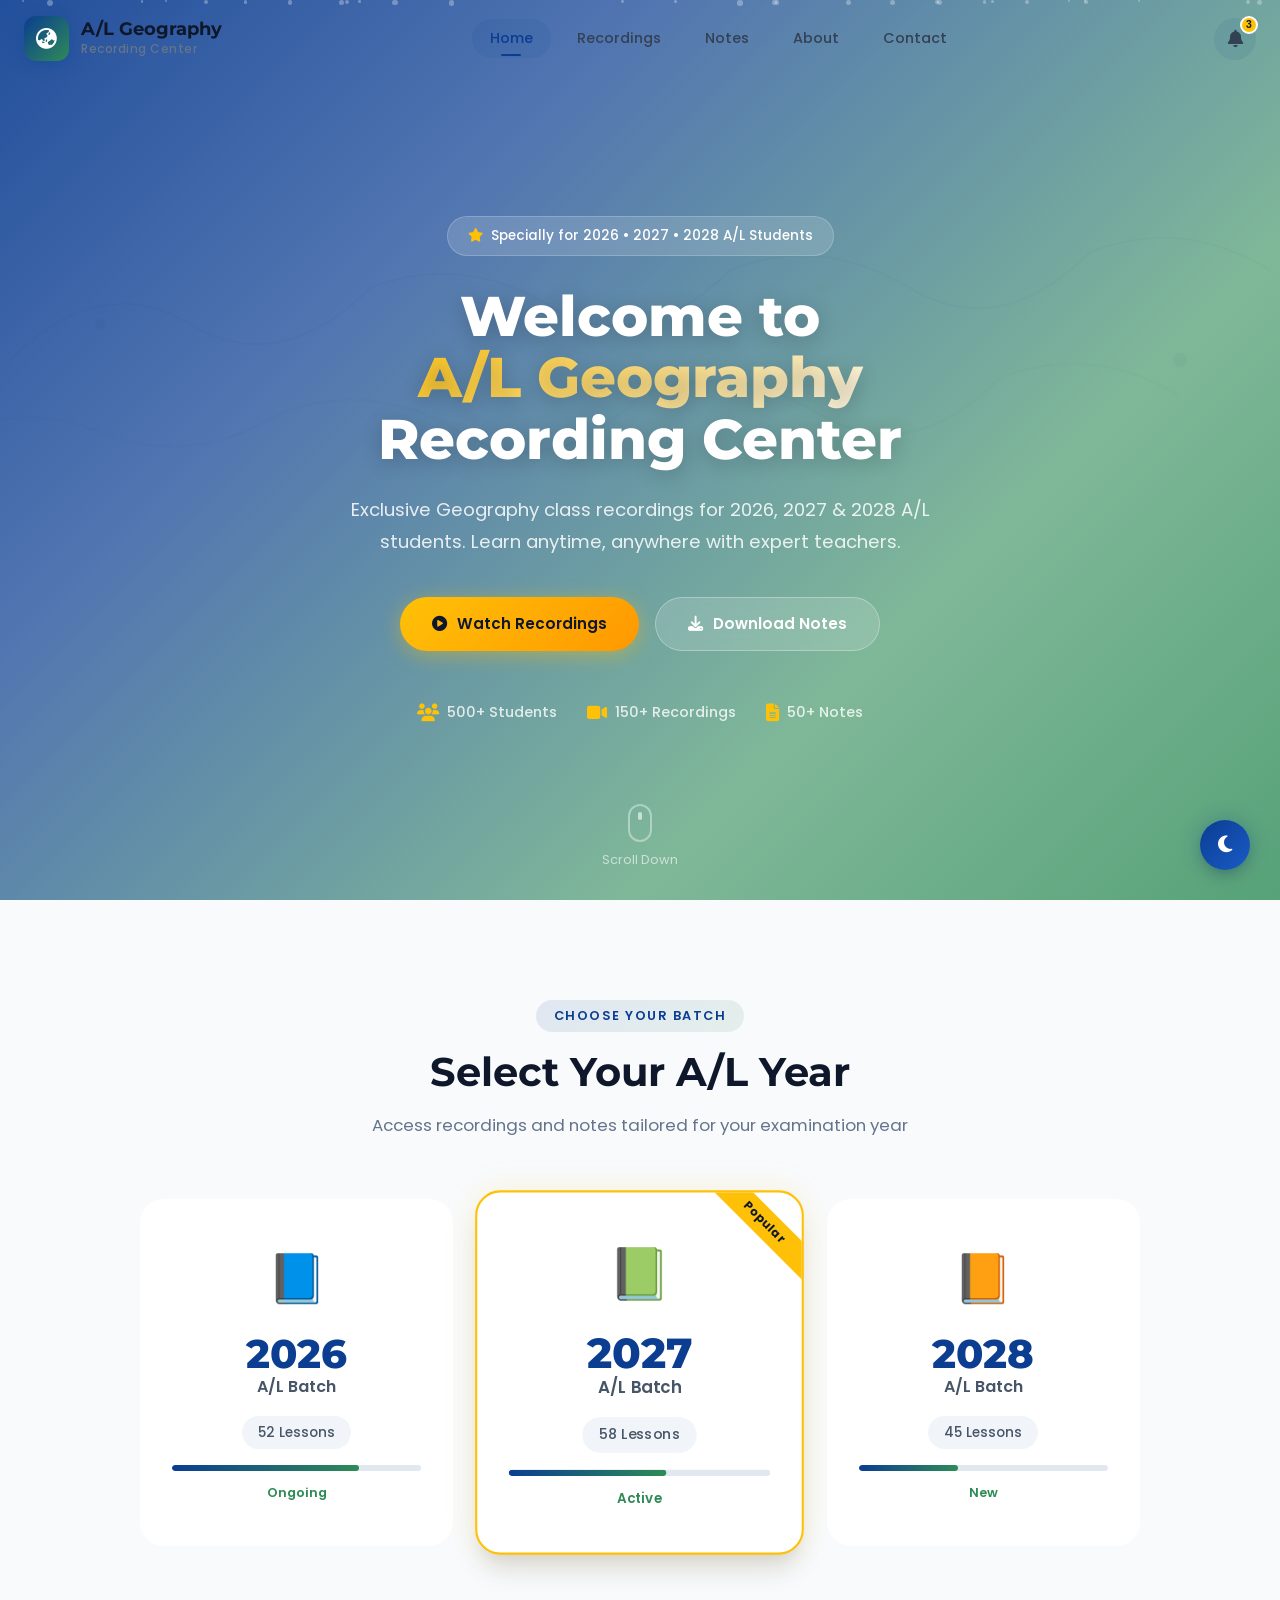
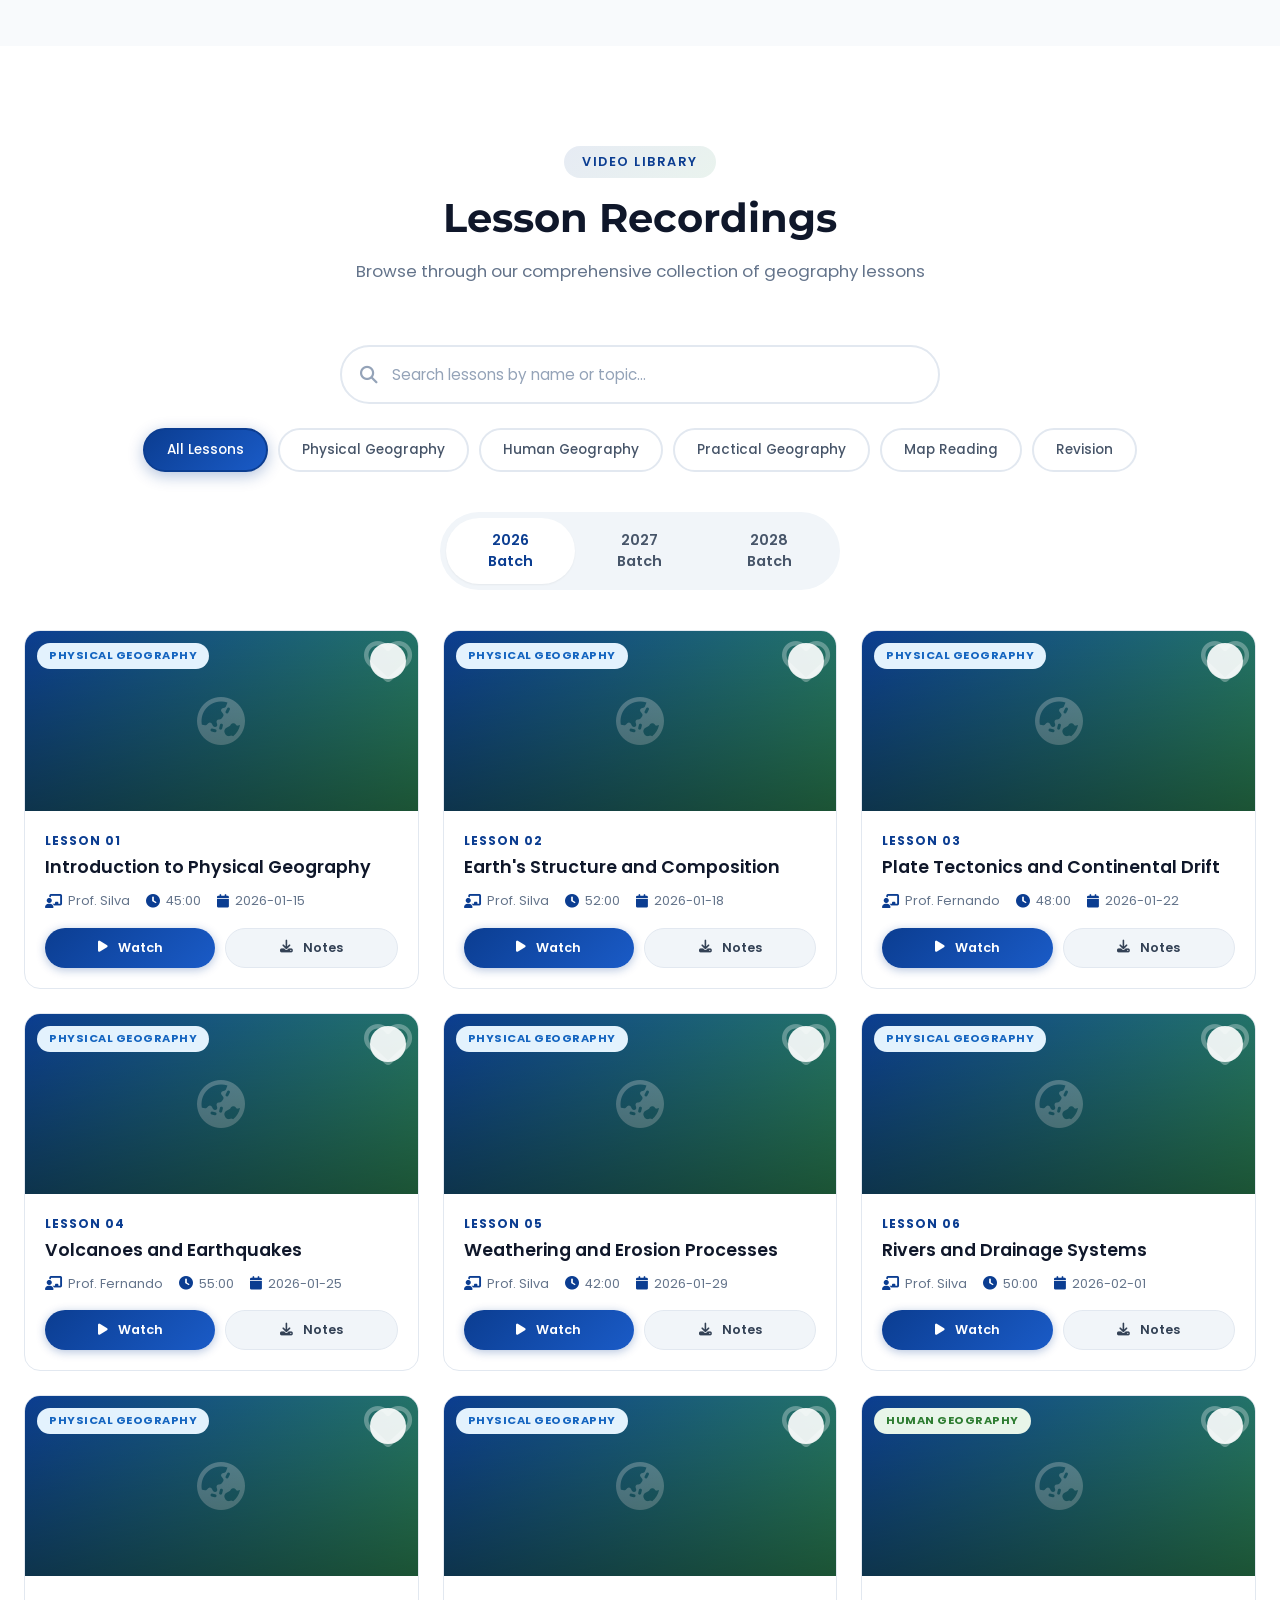
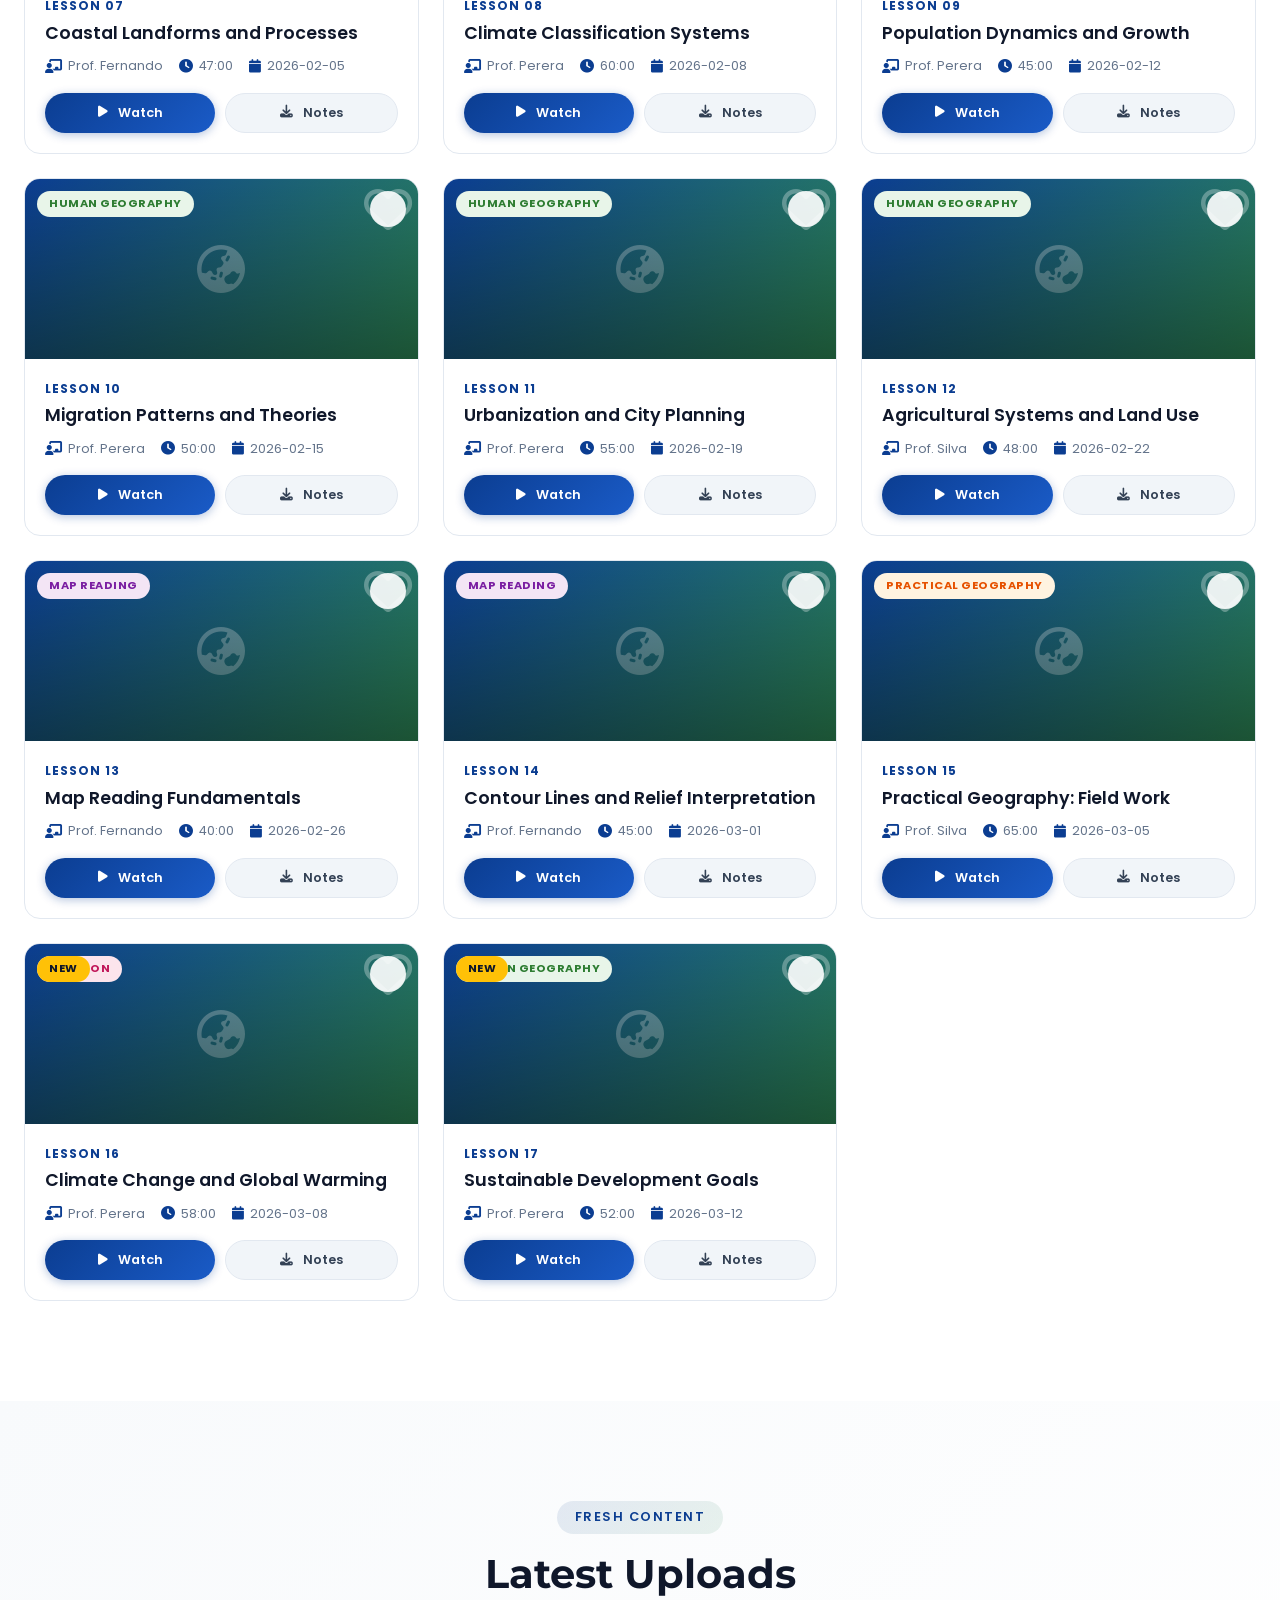
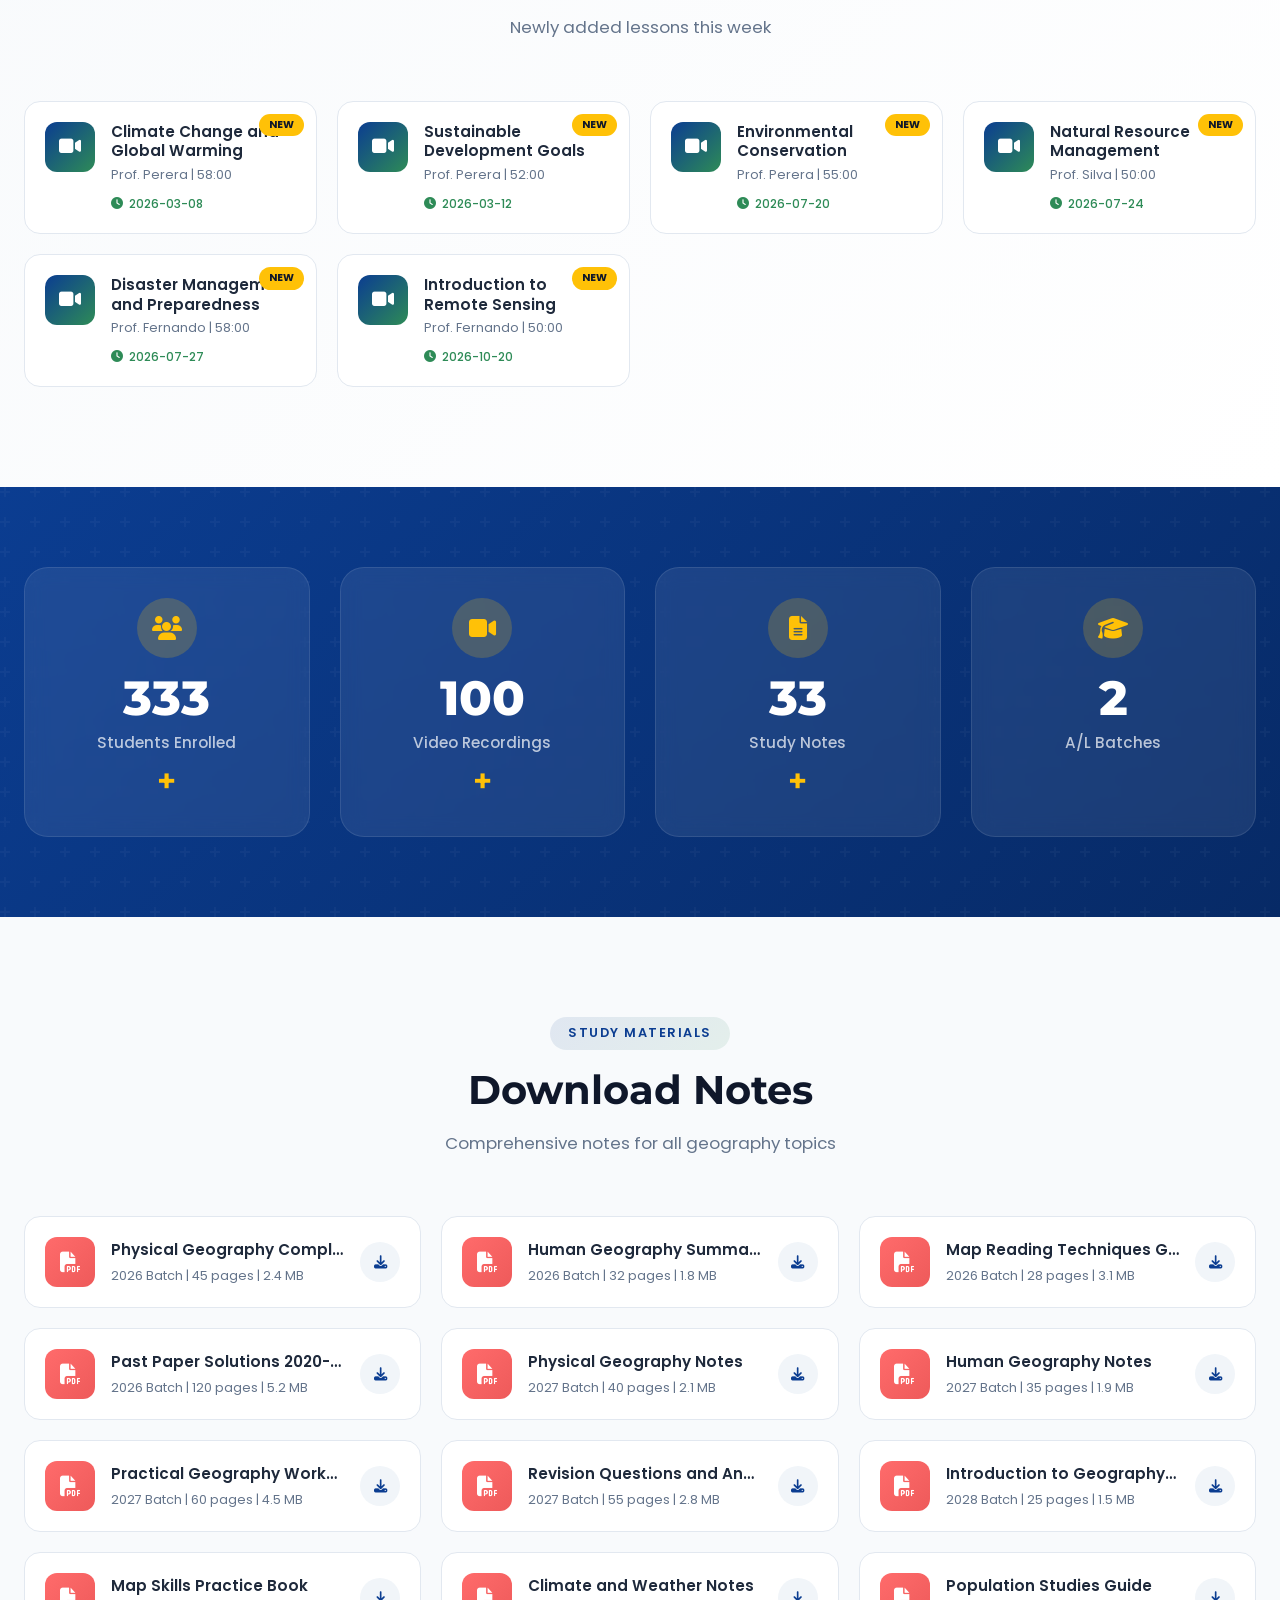
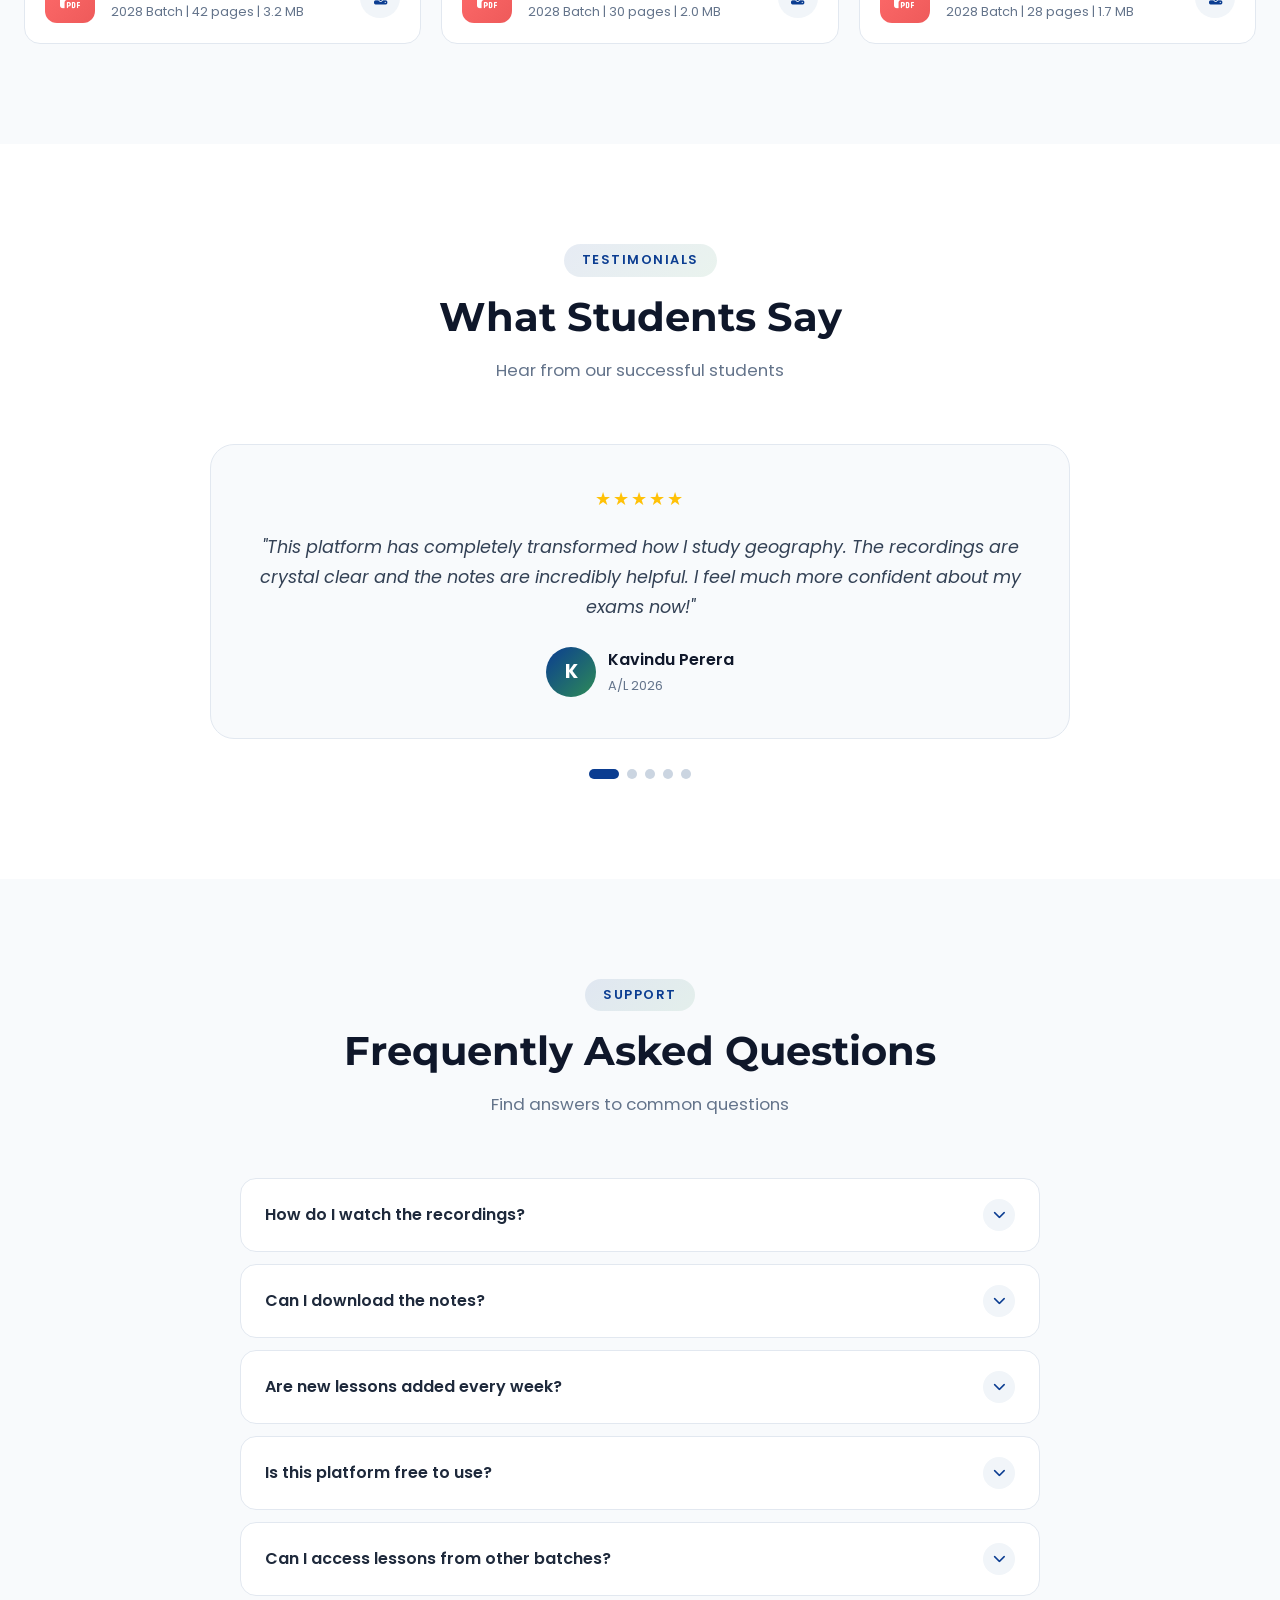
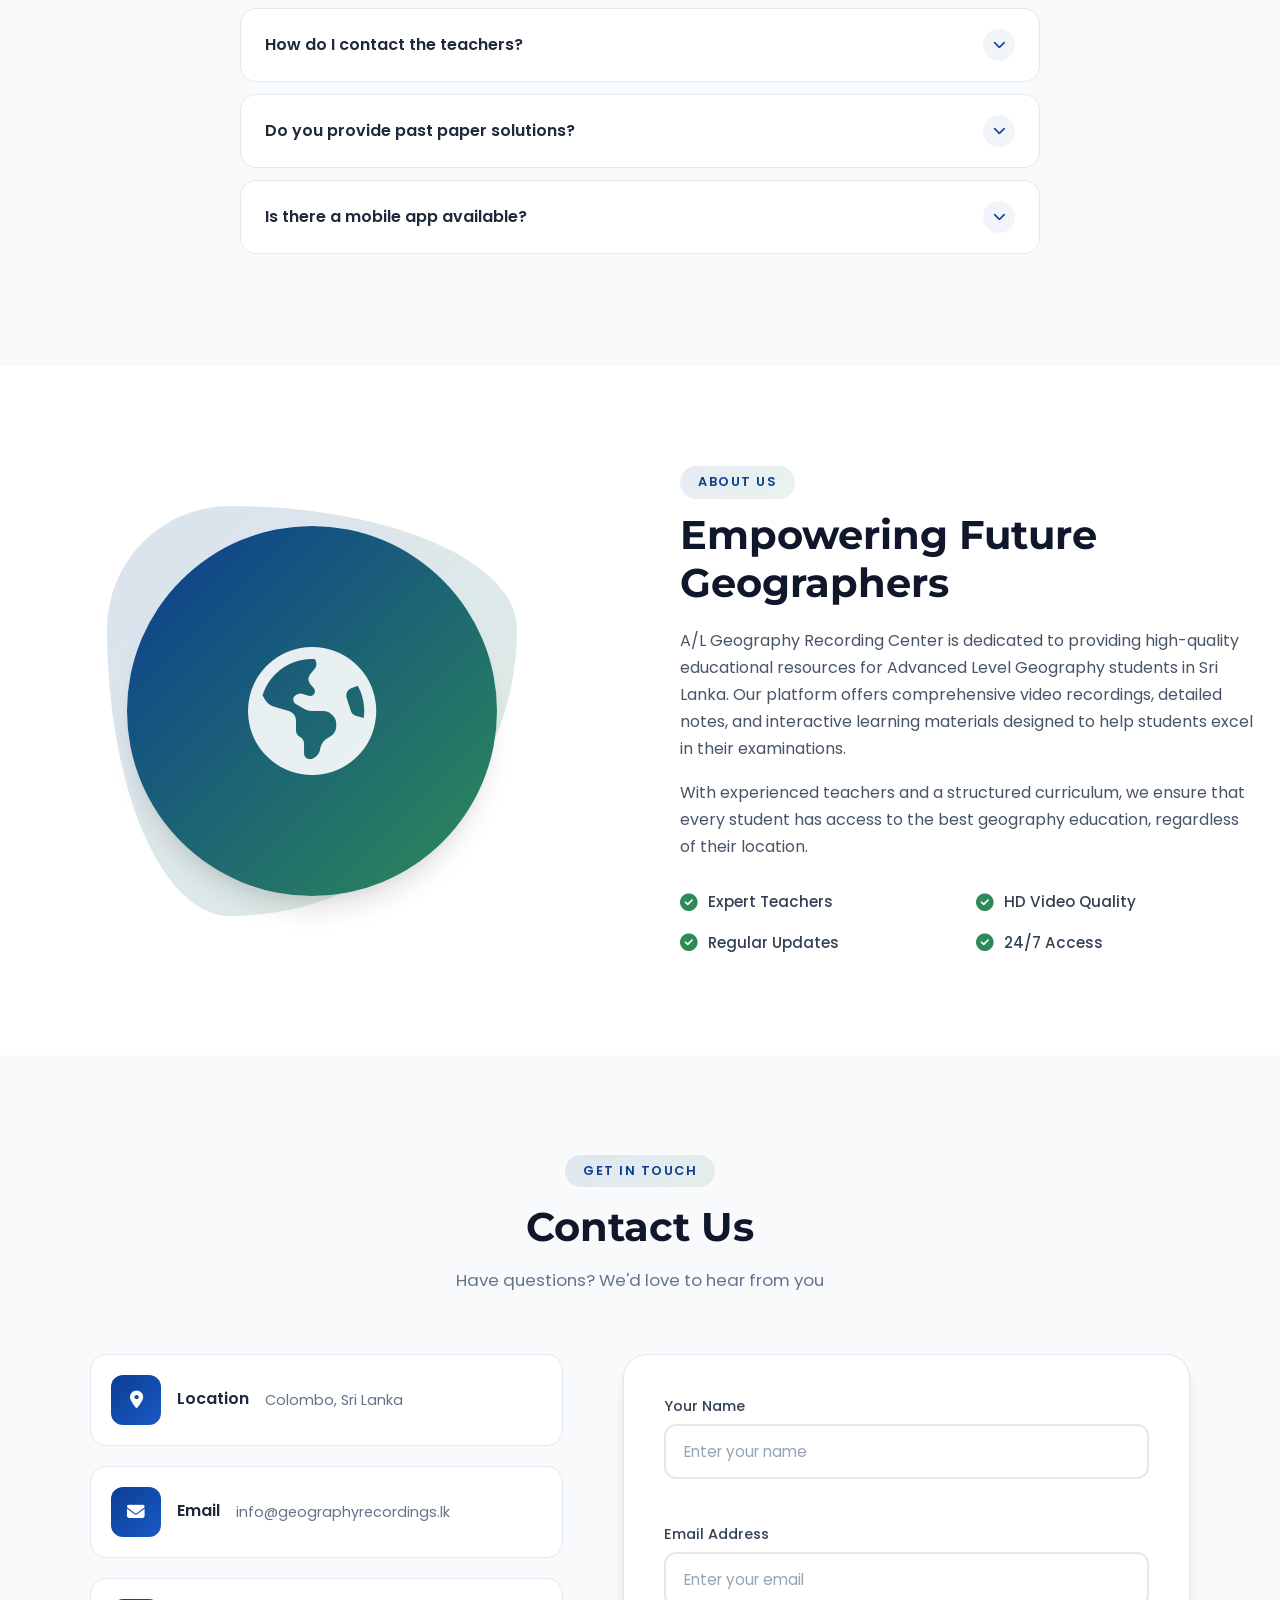
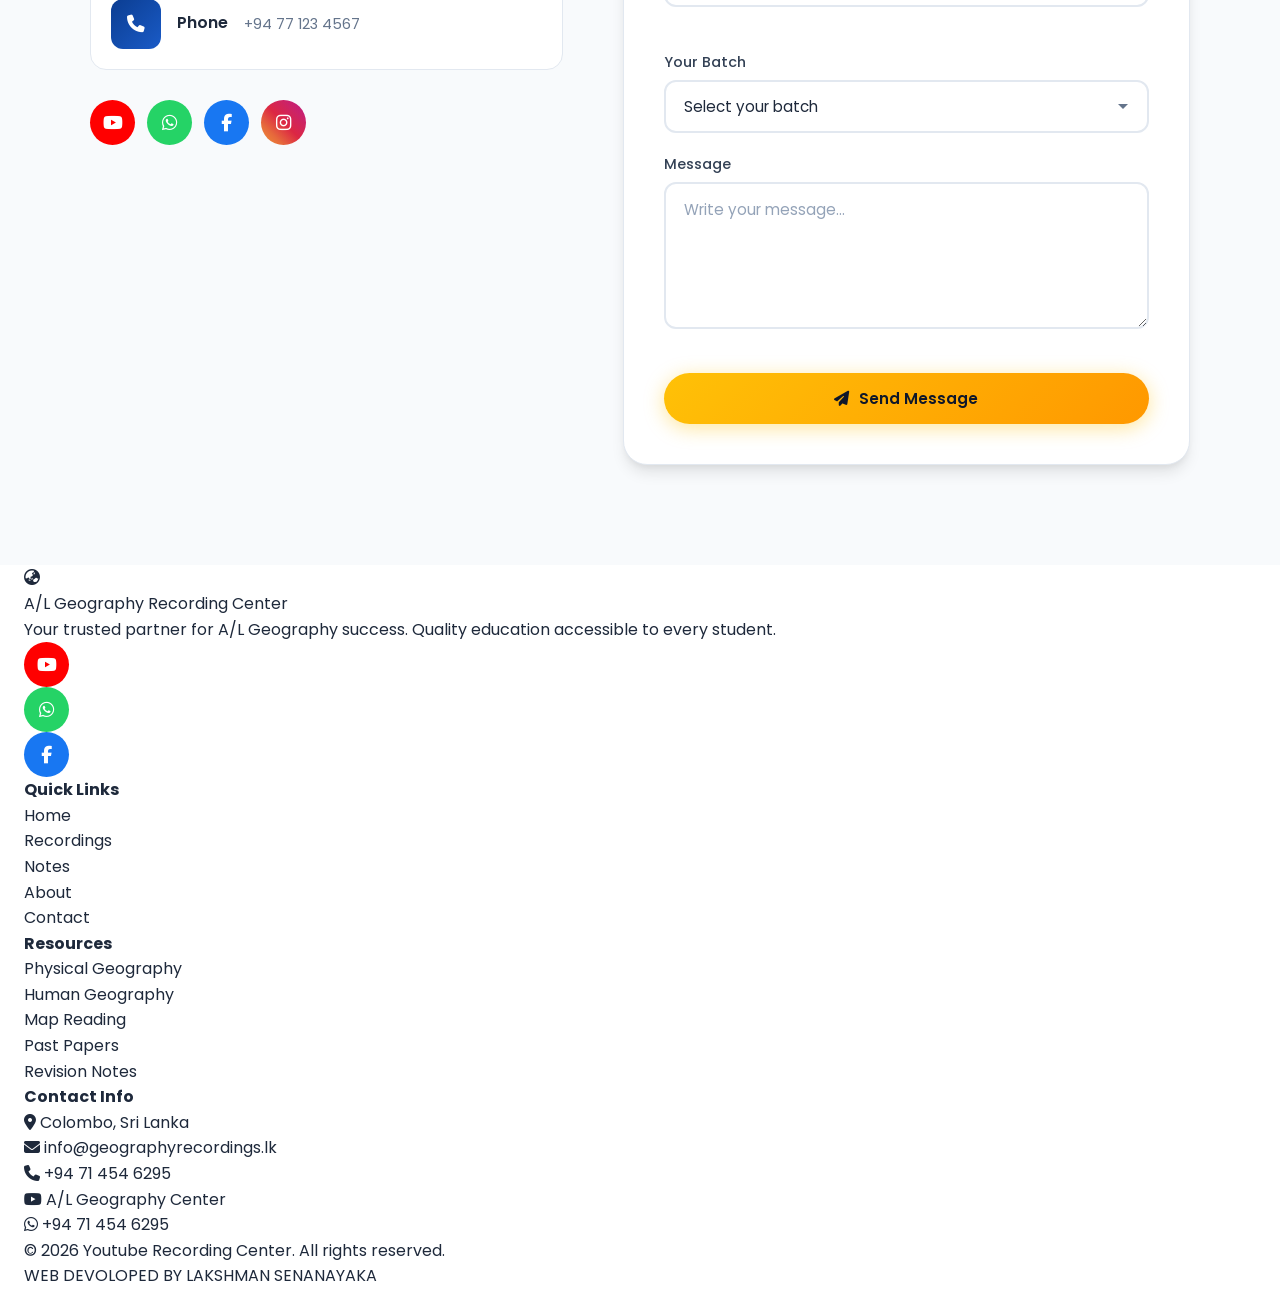
<file: index.html>
<!DOCTYPE html>
<html lang="en">
<head>
    <meta charset="UTF-8">
    <meta name="viewport" content="width=device-width, initial-scale=1.0">
    <title>A/L Geography Recording Center | 2026 • 2027 • 2028</title>
    <link rel="preconnect" href="https://fonts.googleapis.com">
    <link rel="preconnect" href="https://fonts.gstatic.com" crossorigin>
    <link href="https://fonts.googleapis.com/css2?family=Poppins:wght@300;400;500;600;700;800&family=Montserrat:wght@400;500;600;700;800&display=swap" rel="stylesheet">
    <link rel="stylesheet" href="https://cdnjs.cloudflare.com/ajax/libs/font-awesome/6.5.1/css/all.min.css">
    <link rel="stylesheet" href="style.css">
</head>
<body>
    <!-- Loading Screen -->
    <div id="loading-screen">
        <div class="loader-container">
            <div class="earth-loader">
                <div class="earth"></div>
                <div class="orbit"></div>
            </div>
            <h2 class="loading-text">Loading Geography Center...</h2>
            <div class="loading-bar">
                <div class="loading-progress"></div>
            </div>
        </div>
    </div>

    <!-- Dark Mode Toggle -->
    <button class="dark-mode-toggle" id="darkModeToggle" aria-label="Toggle Dark Mode">
        <i class="fas fa-moon"></i>
    </button>

    <!-- Back to Top -->
    <button class="back-to-top" id="backToTop" aria-label="Back to Top">
        <i class="fas fa-arrow-up"></i>
    </button>

    <!-- Navigation -->
    <nav class="navbar" id="navbar">
        <div class="nav-container">
            <a href="#home" class="nav-logo">
                <div class="logo-icon">
                    <i class="fas fa-globe-asia"></i>
                </div>
                <div class="logo-text">
                    <span class="logo-main">A/L Geography</span>
                    <span class="logo-sub">Recording Center</span>
                </div>
            </a>

            <div class="nav-menu" id="navMenu">
                <a href="#home" class="nav-link active">Home</a>
                <a href="#recordings" class="nav-link">Recordings</a>
                <a href="#notes" class="nav-link">Notes</a>
                <a href="#about" class="nav-link">About</a>
                <a href="#contact" class="nav-link">Contact</a>
            </div>

            <div class="nav-actions">
                <button class="notification-bell" id="notificationBell" aria-label="Notifications">
                    <i class="fas fa-bell"></i>
                    <span class="notification-badge">3</span>
                </button>
                <button class="mobile-toggle" id="mobileToggle" aria-label="Toggle Menu">
                    <span></span>
                    <span></span>
                    <span></span>
                </button>
            </div>
        </div>
    </nav>

    <!-- Notification Panel -->
    <div class="notification-panel" id="notificationPanel">
        <div class="notification-header">
            <h3>Notifications</h3>
            <button class="close-notifications" id="closeNotifications"><i class="fas fa-times"></i></button>
        </div>
        <div class="notification-list">
            <div class="notification-item unread">
                <div class="notification-icon"><i class="fas fa-video"></i></div>
                <div class="notification-content">
                    <p>New lesson uploaded: "Climate Change & Global Warming"</p>
                    <span class="notification-time">2 hours ago</span>
                </div>
            </div>
            <div class="notification-item unread">
                <div class="notification-icon"><i class="fas fa-file-alt"></i></div>
                <div class="notification-content">
                    <p>Notes updated for Lesson 08: Population Dynamics</p>
                    <span class="notification-time">5 hours ago</span>
                </div>
            </div>
            <div class="notification-item unread">
                <div class="notification-icon"><i class="fas fa-calendar"></i></div>
                <div class="notification-content">
                    <p>Revision session scheduled for this Sunday at 9 AM</p>
                    <span class="notification-time">1 day ago</span>
                </div>
            </div>
        </div>
    </div>

    <!-- Hero Section -->
    <section class="hero" id="home">
        <div class="hero-bg">
            <div class="world-map"></div>
            <div class="gradient-overlay"></div>
            <div class="particles" id="particles"></div>
        </div>
        <div class="hero-content">
            <div class="hero-badge">
                <i class="fas fa-star"></i>
                <span>Specially for 2026 • 2027 • 2028 A/L Students</span>
            </div>
            <h1 class="hero-title">
                <span class="title-line">Welcome to</span>
                <span class="title-line highlight">A/L Geography</span>
                <span class="title-line">Recording Center</span>
            </h1>
            <p class="hero-subtitle">
                Exclusive Geography class recordings for 2026, 2027 & 2028 A/L students. 
                Learn anytime, anywhere with expert teachers.
            </p>
            <div class="hero-buttons">
                <a href="#recordings" class="btn btn-primary">
                    <i class="fas fa-play-circle"></i>
                    Watch Recordings
                </a>
                <a href="#notes" class="btn btn-secondary">
                    <i class="fas fa-download"></i>
                    Download Notes
                </a>
            </div>
            <div class="hero-stats-mini">
                <div class="mini-stat">
                    <i class="fas fa-users"></i>
                    <span>500+ Students</span>
                </div>
                <div class="mini-stat">
                    <i class="fas fa-video"></i>
                    <span>150+ Recordings</span>
                </div>
                <div class="mini-stat">
                    <i class="fas fa-file-alt"></i>
                    <span>50+ Notes</span>
                </div>
            </div>
        </div>
        <div class="scroll-indicator">
            <div class="mouse">
                <div class="wheel"></div>
            </div>
            <span>Scroll Down</span>
        </div>
    </section>

    <!-- Batch Selection -->
    <section class="batches-section" id="batches">
        <div class="container">
            <div class="section-header">
                <span class="section-tag">Choose Your Batch</span>
                <h2 class="section-title">Select Your A/L Year</h2>
                <p class="section-desc">Access recordings and notes tailored for your examination year</p>
            </div>
            <div class="batches-grid">
                <div class="batch-card" data-batch="2026" onclick="selectBatch('2026')">
                    <div class="batch-icon">📘</div>
                    <div class="batch-year">2026</div>
                    <div class="batch-label">A/L Batch</div>
                    <div class="batch-count">52 Lessons</div>
                    <div class="batch-progress">
                        <div class="progress-bar" style="width: 75%"></div>
                    </div>
                    <div class="batch-status">Ongoing</div>
                    <div class="batch-hover">
                        <i class="fas fa-arrow-right"></i>
                    </div>
                </div>
                <div class="batch-card featured" data-batch="2027" onclick="selectBatch('2027')">
                    <div class="featured-badge">Popular</div>
                    <div class="batch-icon">📗</div>
                    <div class="batch-year">2027</div>
                    <div class="batch-label">A/L Batch</div>
                    <div class="batch-count">58 Lessons</div>
                    <div class="batch-progress">
                        <div class="progress-bar" style="width: 60%"></div>
                    </div>
                    <div class="batch-status">Active</div>
                    <div class="batch-hover">
                        <i class="fas fa-arrow-right"></i>
                    </div>
                </div>
                <div class="batch-card" data-batch="2028" onclick="selectBatch('2028')">
                    <div class="batch-icon">📙</div>
                    <div class="batch-year">2028</div>
                    <div class="batch-label">A/L Batch</div>
                    <div class="batch-count">45 Lessons</div>
                    <div class="batch-progress">
                        <div class="progress-bar" style="width: 40%"></div>
                    </div>
                    <div class="batch-status">New</div>
                    <div class="batch-hover">
                        <i class="fas fa-arrow-right"></i>
                    </div>
                </div>
            </div>
        </div>
    </section>

    <!-- Recordings Section -->
    <section class="recordings-section" id="recordings">
        <div class="container">
            <div class="section-header">
                <span class="section-tag">Video Library</span>
                <h2 class="section-title">Lesson Recordings</h2>
                <p class="section-desc">Browse through our comprehensive collection of geography lessons</p>
            </div>

            <!-- Search & Filter -->
            <div class="search-filter-bar">
                <div class="search-box">
                    <i class="fas fa-search"></i>
                    <input type="text" id="searchInput" placeholder="Search lessons by name or topic...">
                    <button class="search-clear" id="searchClear"><i class="fas fa-times"></i></button>
                </div>
                <div class="filter-buttons">
                    <button class="filter-btn active" data-filter="all">All Lessons</button>
                    <button class="filter-btn" data-filter="physical">Physical Geography</button>
                    <button class="filter-btn" data-filter="human">Human Geography</button>
                    <button class="filter-btn" data-filter="practical">Practical Geography</button>
                    <button class="filter-btn" data-filter="map">Map Reading</button>
                    <button class="filter-btn" data-filter="revision">Revision</button>
                </div>
            </div>

            <!-- Batch Tabs -->
            <div class="batch-tabs">
                <button class="batch-tab active" data-batch-tab="2026">2026 Batch</button>
                <button class="batch-tab" data-batch-tab="2027">2027 Batch</button>
                <button class="batch-tab" data-batch-tab="2028">2028 Batch</button>
            </div>

            <!-- Lessons Grid -->
            <div class="lessons-grid" id="lessonsGrid">
                <!-- Lessons will be populated by JavaScript -->
            </div>

            <div class="no-results" id="noResults" style="display: none;">
                <i class="fas fa-search"></i>
                <h3>No lessons found</h3>
                <p>Try adjusting your search or filter criteria</p>
            </div>
        </div>
    </section>

    <!-- Latest Uploads -->
    <section class="latest-section" id="latest">
        <div class="container">
            <div class="section-header">
                <span class="section-tag">Fresh Content</span>
                <h2 class="section-title">Latest Uploads</h2>
                <p class="section-desc">Newly added lessons this week</p>
            </div>
            <div class="latest-grid" id="latestGrid">
                <!-- Populated by JS -->
            </div>
        </div>
    </section>

    <!-- Statistics -->
    <section class="stats-section" id="stats">
        <div class="container">
            <div class="stats-grid">
                <div class="stat-card">
                    <div class="stat-icon"><i class="fas fa-users"></i></div>
                    <div class="stat-number" data-target="500">0</div>
                    <div class="stat-label">Students Enrolled</div>
                    <div class="stat-suffix">+</div>
                </div>
                <div class="stat-card">
                    <div class="stat-icon"><i class="fas fa-video"></i></div>
                    <div class="stat-number" data-target="150">0</div>
                    <div class="stat-label">Video Recordings</div>
                    <div class="stat-suffix">+</div>
                </div>
                <div class="stat-card">
                    <div class="stat-icon"><i class="fas fa-file-alt"></i></div>
                    <div class="stat-number" data-target="50">0</div>
                    <div class="stat-label">Study Notes</div>
                    <div class="stat-suffix">+</div>
                </div>
                <div class="stat-card">
                    <div class="stat-icon"><i class="fas fa-graduation-cap"></i></div>
                    <div class="stat-number" data-target="3">0</div>
                    <div class="stat-label">A/L Batches</div>
                    <div class="stat-suffix"></div>
                </div>
            </div>
        </div>
    </section>

    <!-- Notes Section -->
    <section class="notes-section" id="notes">
        <div class="container">
            <div class="section-header">
                <span class="section-tag">Study Materials</span>
                <h2 class="section-title">Download Notes</h2>
                <p class="section-desc">Comprehensive notes for all geography topics</p>
            </div>
            <div class="notes-grid" id="notesGrid">
                <!-- Populated by JS -->
            </div>
        </div>
    </section>

    <!-- Student Reviews -->
    <section class="reviews-section" id="reviews">
        <div class="container">
            <div class="section-header">
                <span class="section-tag">Testimonials</span>
                <h2 class="section-title">What Students Say</h2>
                <p class="section-desc">Hear from our successful students</p>
            </div>
            <div class="reviews-slider" id="reviewsSlider">
                <div class="reviews-track" id="reviewsTrack">
                    <!-- Populated by JS -->
                </div>
                <div class="reviews-dots" id="reviewsDots"></div>
            </div>
        </div>
    </section>

    <!-- FAQ Section -->
    <section class="faq-section" id="faq">
        <div class="container">
            <div class="section-header">
                <span class="section-tag">Support</span>
                <h2 class="section-title">Frequently Asked Questions</h2>
                <p class="section-desc">Find answers to common questions</p>
            </div>
            <div class="faq-grid" id="faqGrid">
                <!-- Populated by JS -->
            </div>
        </div>
    </section>

    <!-- About Section -->
    <section class="about-section" id="about">
        <div class="container">
            <div class="about-grid">
                <div class="about-image">
                    <div class="about-img-wrapper">
                        <div class="about-img-bg"></div>
                        <div class="about-img-content">
                            <i class="fas fa-globe-americas"></i>
                        </div>
                    </div>
                </div>
                <div class="about-content">
                    <span class="section-tag">About Us</span>
                    <h2 class="section-title">Empowering Future Geographers</h2>
                    <p>
                        A/L Geography Recording Center is dedicated to providing high-quality educational 
                        resources for Advanced Level Geography students in Sri Lanka. Our platform offers 
                        comprehensive video recordings, detailed notes, and interactive learning materials 
                        designed to help students excel in their examinations.
                    </p>
                    <p>
                        With experienced teachers and a structured curriculum, we ensure that every student 
                        has access to the best geography education, regardless of their location.
                    </p>
                    <div class="about-features">
                        <div class="about-feature">
                            <i class="fas fa-check-circle"></i>
                            <span>Expert Teachers</span>
                        </div>
                        <div class="about-feature">
                            <i class="fas fa-check-circle"></i>
                            <span>HD Video Quality</span>
                        </div>
                        <div class="about-feature">
                            <i class="fas fa-check-circle"></i>
                            <span>Regular Updates</span>
                        </div>
                        <div class="about-feature">
                            <i class="fas fa-check-circle"></i>
                            <span>24/7 Access</span>
                        </div>
                    </div>
                </div>
            </div>
        </div>
    </section>

    <!-- Contact Section -->
    <section class="contact-section" id="contact">
        <div class="container">
            <div class="section-header">
                <span class="section-tag">Get in Touch</span>
                <h2 class="section-title">Contact Us</h2>
                <p class="section-desc">Have questions? We'd love to hear from you</p>
            </div>
            <div class="contact-grid">
                <div class="contact-info">
                    <div class="contact-card">
                        <div class="contact-icon"><i class="fas fa-map-marker-alt"></i></div>
                        <h3>Location</h3>
                        <p>Colombo, Sri Lanka</p>
                    </div>
                    <div class="contact-card">
                        <div class="contact-icon"><i class="fas fa-envelope"></i></div>
                        <h3>Email</h3>
                        <p>info@geographyrecordings.lk</p>
                    </div>
                    <div class="contact-card">
                        <div class="contact-icon"><i class="fas fa-phone"></i></div>
                        <h3>Phone</h3>
                        <p>+94 77 123 4567</p>
                    </div>
                    <div class="contact-social">
                        <a href="#" class="social-link youtube"><i class="fab fa-youtube"></i></a>
                        <a href="#" class="social-link whatsapp"><i class="fab fa-whatsapp"></i></a>
                        <a href="#" class="social-link facebook"><i class="fab fa-facebook-f"></i></a>
                        <a href="#" class="social-link instagram"><i class="fab fa-instagram"></i></a>
                    </div>
                </div>
                <div class="contact-form-wrapper">
                    <form class="contact-form" id="contactForm">
                        <div class="form-group">
                            <label for="name">Your Name</label>
                            <input type="text" id="name" name="name" placeholder="Enter your name" required>
                            <span class="form-error" id="nameError"></span>
                        </div>
                        <div class="form-group">
                            <label for="email">Email Address</label>
                            <input type="email" id="email" name="email" placeholder="Enter your email" required>
                            <span class="form-error" id="emailError"></span>
                        </div>
                        <div class="form-group">
                            <label for="batch">Your Batch</label>
                            <select id="batch" name="batch">
                                <option value="">Select your batch</option>
                                <option value="2026">A/L 2026</option>
                                <option value="2027">A/L 2027</option>
                                <option value="2028">A/L 2028</option>
                            </select>
                        </div>
                        <div class="form-group">
                            <label for="message">Message</label>
                            <textarea id="message" name="message" rows="5" placeholder="Write your message..." required></textarea>
                            <span class="form-error" id="messageError"></span>
                        </div>
                        <button type="submit" class="btn btn-primary btn-full">
                            <i class="fas fa-paper-plane"></i>
                            Send Message
                        </button>
                    </form>
                </div>
            </div>
        </div>
    </section>

    <!-- Video Modal -->
    <div class="video-modal" id="videoModal">
        <div class="modal-overlay" id="modalOverlay"></div>
        <div class="modal-content">
            <button class="modal-close" id="modalClose"><i class="fas fa-times"></i></button>
            <div class="modal-video">
                <div class="video-placeholder" id="videoPlaceholder">
                    <i class="fas fa-play-circle"></i>
                    <p>Video Player</p>
                    <span>Click play to start watching</span>
                </div>
            </div>
            <div class="modal-info">
                <h3 id="modalTitle">Lesson Title</h3>
                <div class="modal-meta">
                    <span id="modalTeacher"><i class="fas fa-chalkboard-teacher"></i> Teacher Name</span>
                    <span id="modalDuration"><i class="fas fa-clock"></i> 45:00</span>
                    <span id="modalDate"><i class="fas fa-calendar"></i> 2026-01-15</span>
                </div>
                <p id="modalDesc">Lesson description goes here...</p>
                <div class="modal-actions">
                    <button class="btn btn-primary">
                        <i class="fas fa-play"></i> Watch Now
                    </button>
                    <button class="btn btn-secondary" id="modalDownload">
                        <i class="fas fa-download"></i> Download Notes
                    </button>
                    <button class="btn btn-outline favorite-btn" id="modalFavorite">
                        <i class="far fa-heart"></i> Add to Favorites
                    </button>
                </div>
            </div>
        </div>
    </div>

    <!-- Footer -->
    <footer class="footer">
        <div class="footer-top">
            <div class="container">
                <div class="footer-grid">
                    <div class="footer-brand">
                        <div class="footer-logo">
                            <i class="fas fa-globe-asia"></i>
                            <div>
                                <span class="footer-logo-main">A/L Geography</span>
                                <span class="footer-logo-sub">Recording Center</span>
                            </div>
                        </div>
                        <p>Your trusted partner for A/L Geography success. Quality education accessible to every student.</p>
                        <div class="footer-social">
                            <a href="#" class="social-link youtube"><i class="fab fa-youtube"></i></a>
                            <a href="#" class="social-link whatsapp"><i class="fab fa-whatsapp"></i></a>
                            <a href="#" class="social-link facebook"><i class="fab fa-facebook-f"></i></a>
                        </div>
                    </div>
                    <div class="footer-links">
                        <h4>Quick Links</h4>
                        <ul>
                            <li><a href="#home">Home</a></li>
                            <li><a href="#recordings">Recordings</a></li>
                            <li><a href="#notes">Notes</a></li>
                            <li><a href="#about">About</a></li>
                            <li><a href="#contact">Contact</a></li>
                        </ul>
                    </div>
                    <div class="footer-links">
                        <h4>Resources</h4>
                        <ul>
                            <li><a href="#">Physical Geography</a></li>
                            <li><a href="#">Human Geography</a></li>
                            <li><a href="#">Map Reading</a></li>
                            <li><a href="#">Past Papers</a></li>
                            <li><a href="#">Revision Notes</a></li>
                        </ul>
                    </div>
                    <div class="footer-contact">
                        <h4>Contact Info</h4>
                        <ul>
                            <li><i class="fas fa-map-marker-alt"></i> Colombo, Sri Lanka</li>
                            <li><i class="fas fa-envelope"></i> info@geographyrecordings.lk</li>
                            <li><i class="fas fa-phone"></i> +94 71 454 6295</li>
                            <li><i class="fab fa-youtube"></i> A/L Geography Center</li>
                            <li><i class="fab fa-whatsapp"></i> +94 71 454 6295</li>
                        </ul>
                    </div>
                </div>
            </div>
        </div>
        <div class="footer-bottom">
            <div class="container">
                <p>&copy; 2026 Youtube Recording Center. All rights reserved.</p>
                <p>WEB DEVOLOPED BY LAKSHMAN SENANAYAKA</p>
            </div>
        </div>
    </footer>

    <script src="script.js"></script>
</body>
</html>
</file>
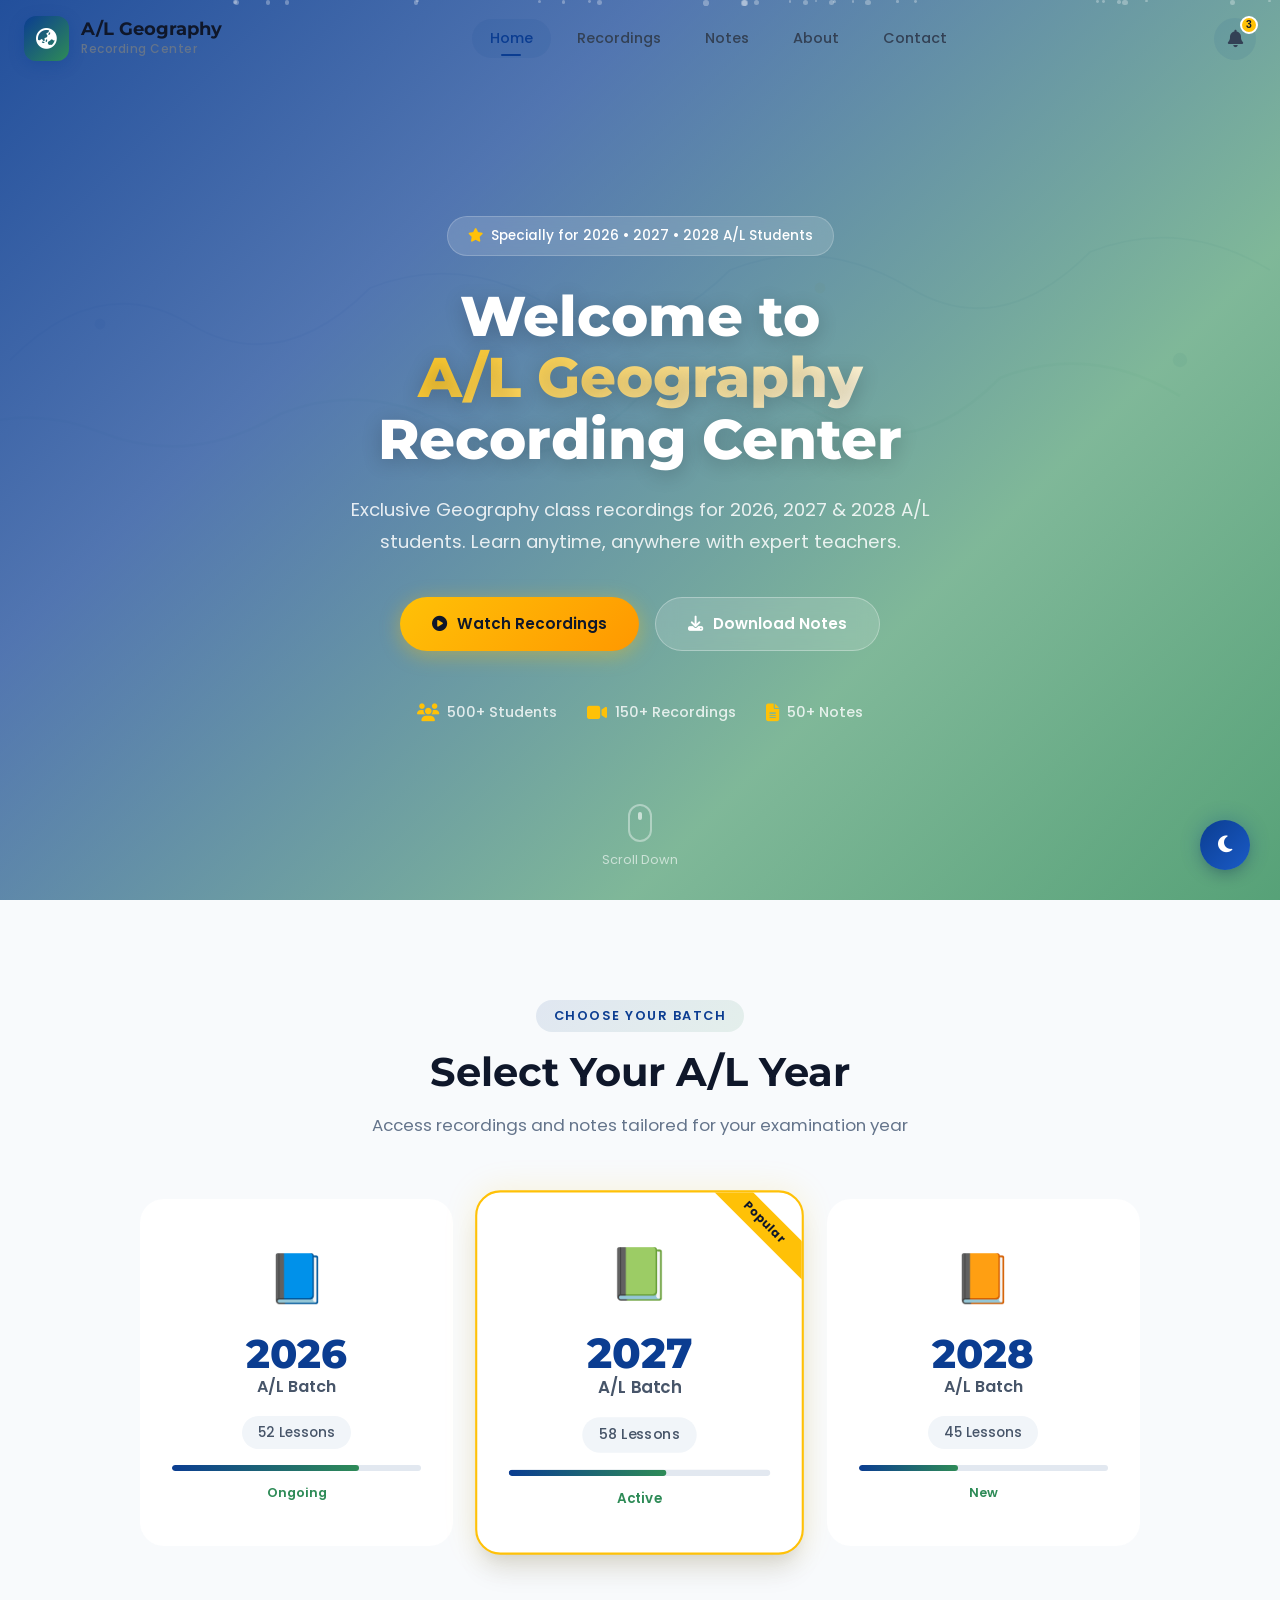
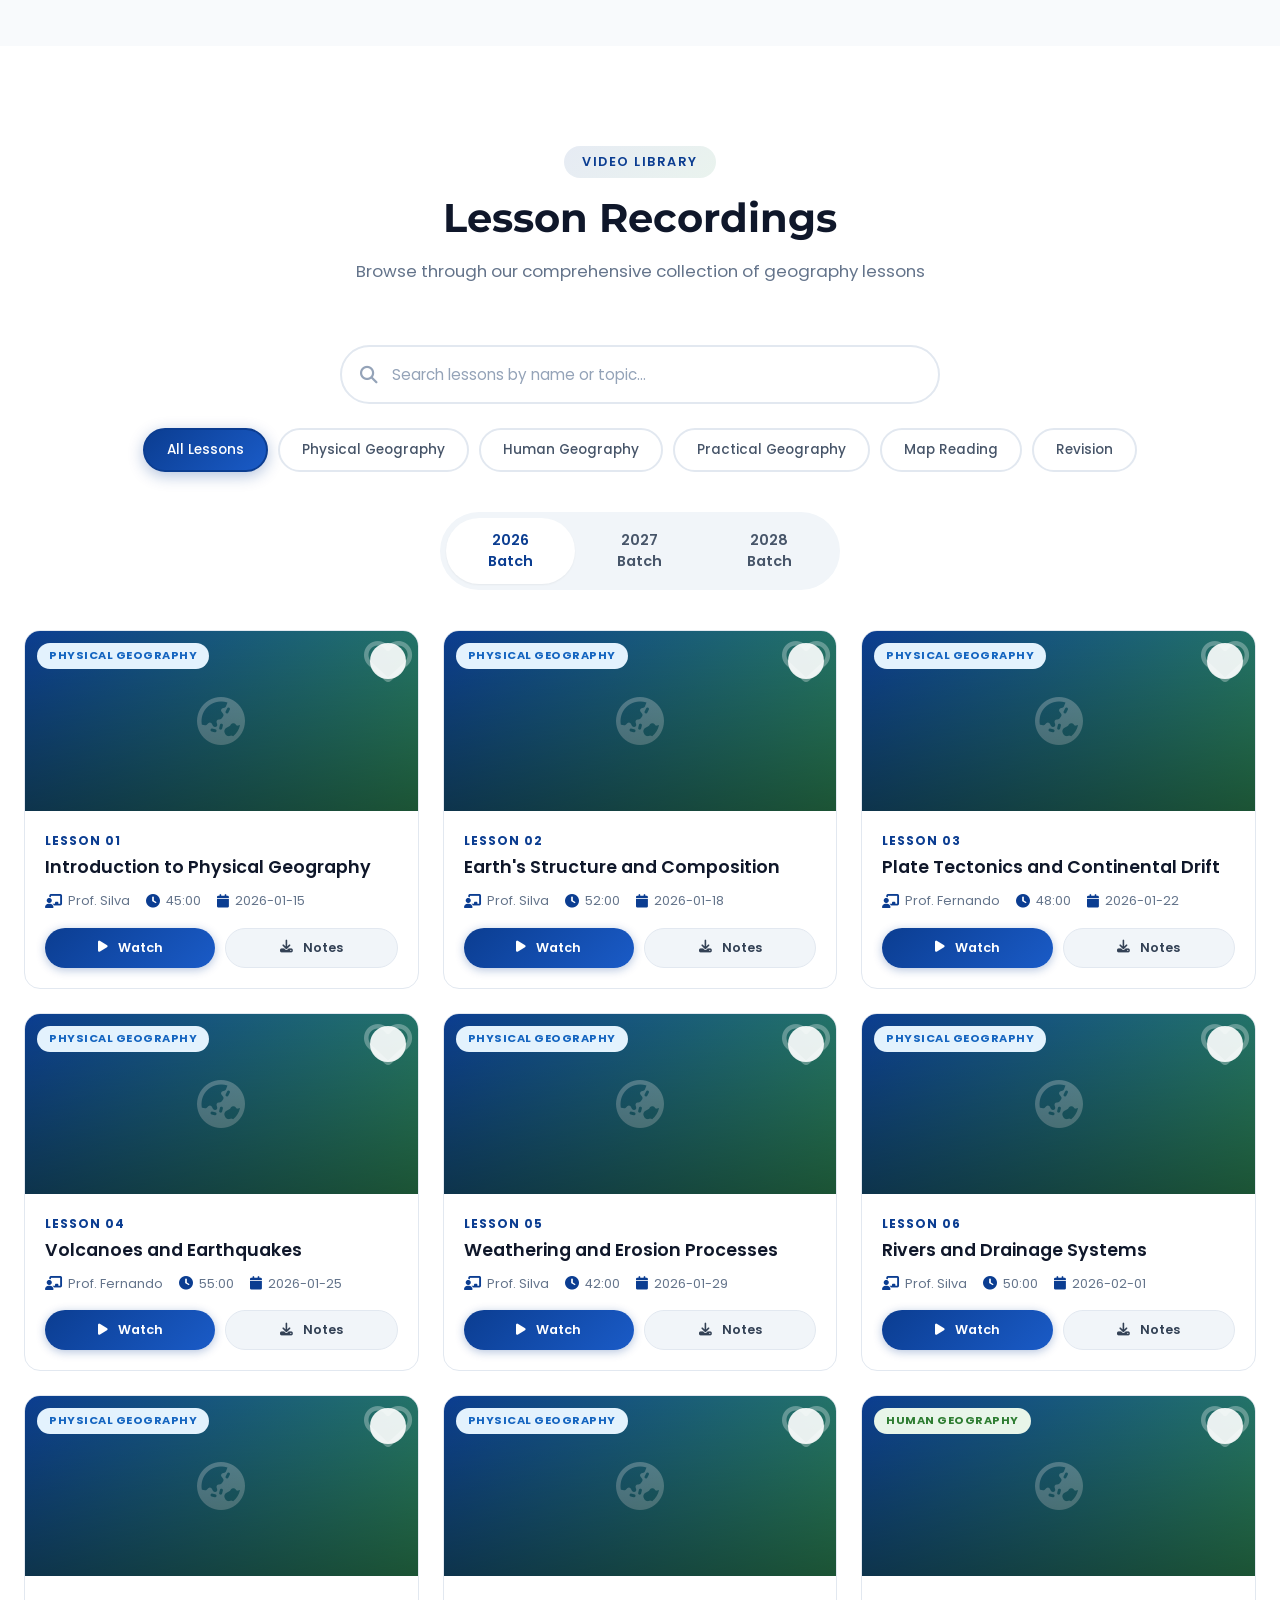
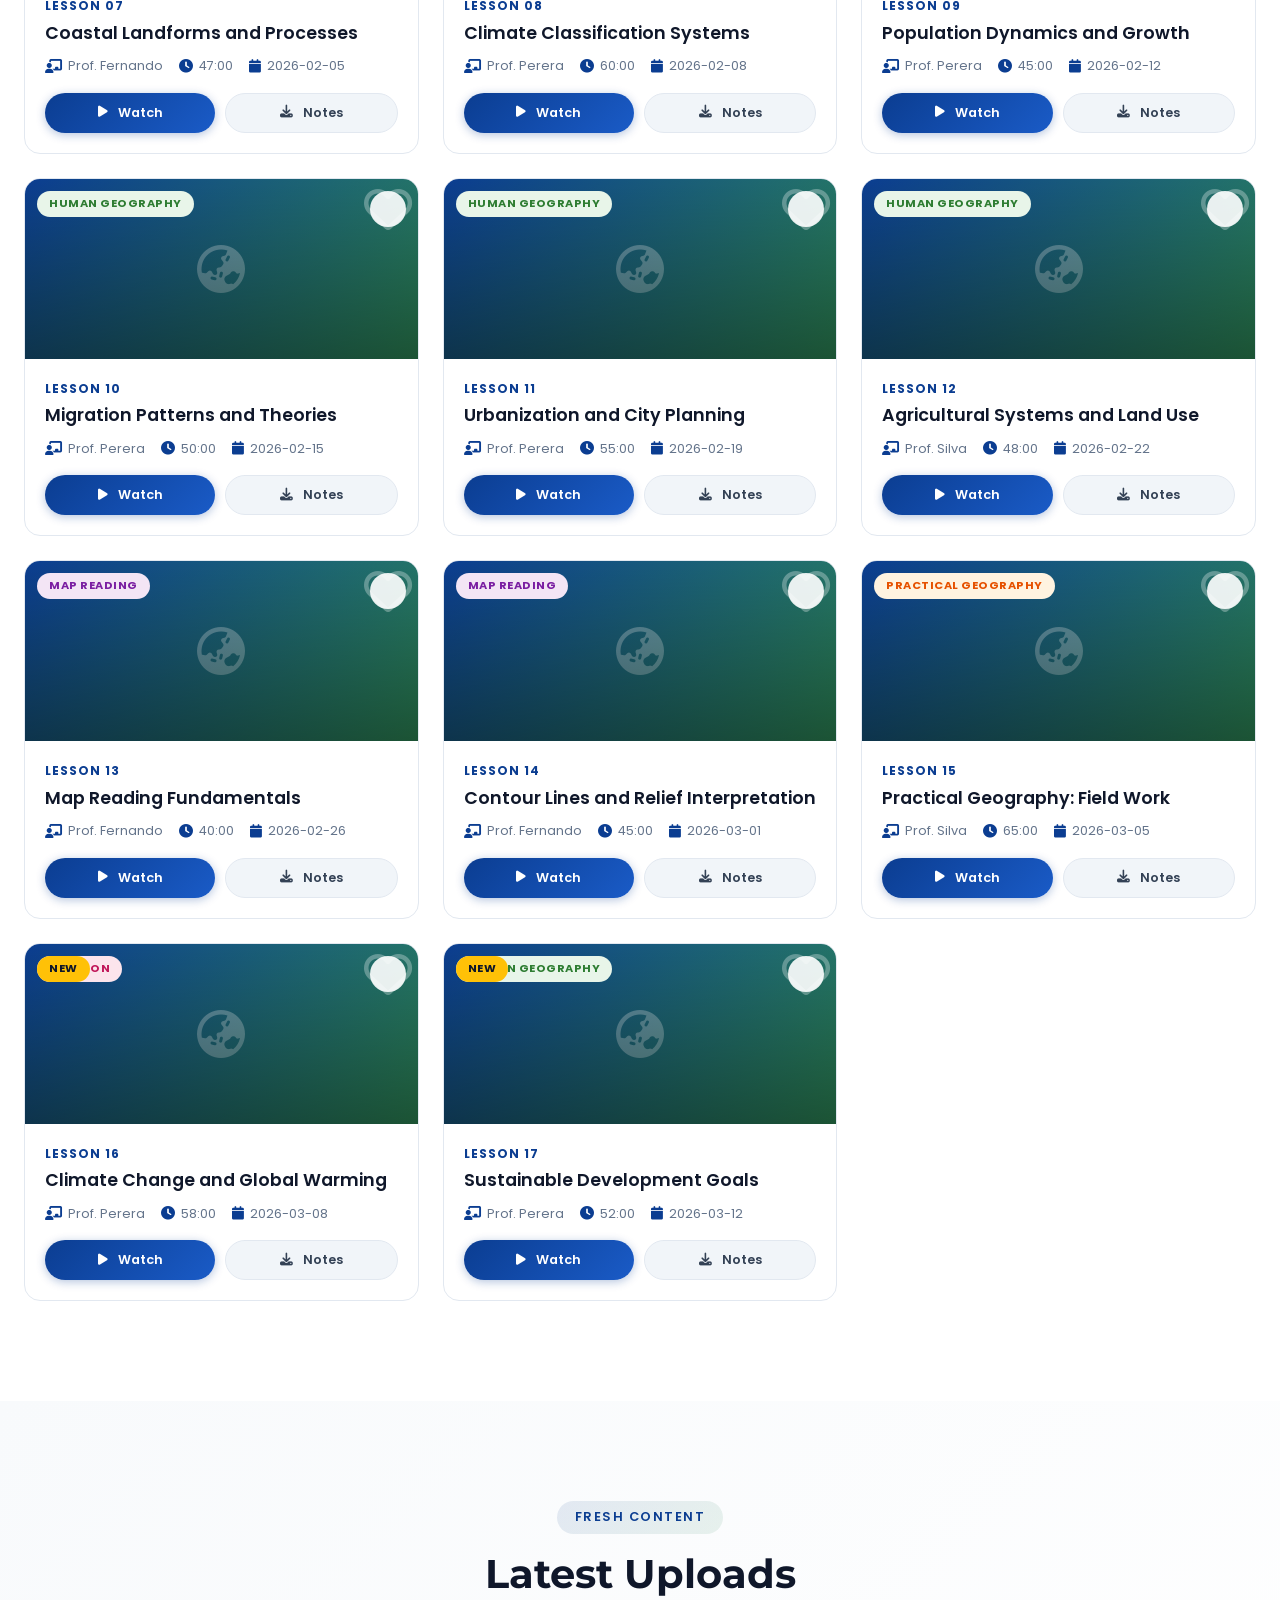
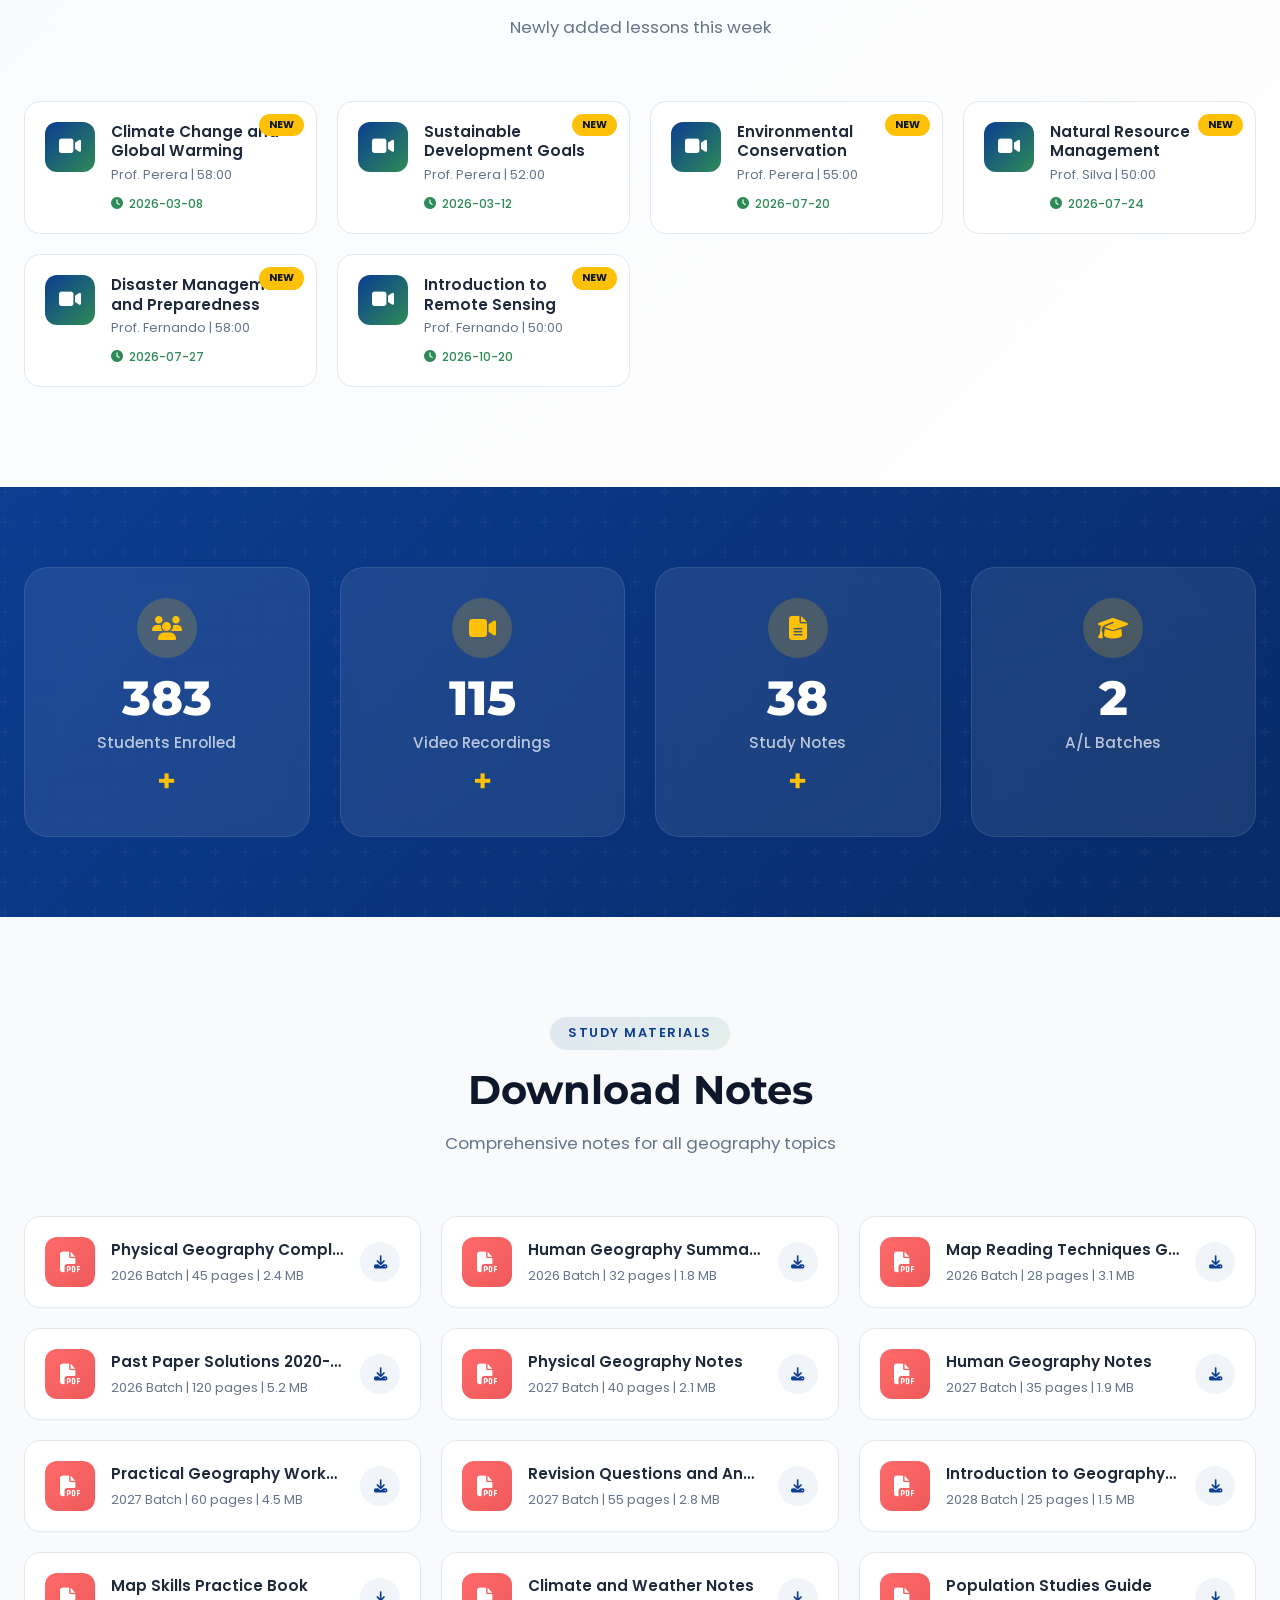
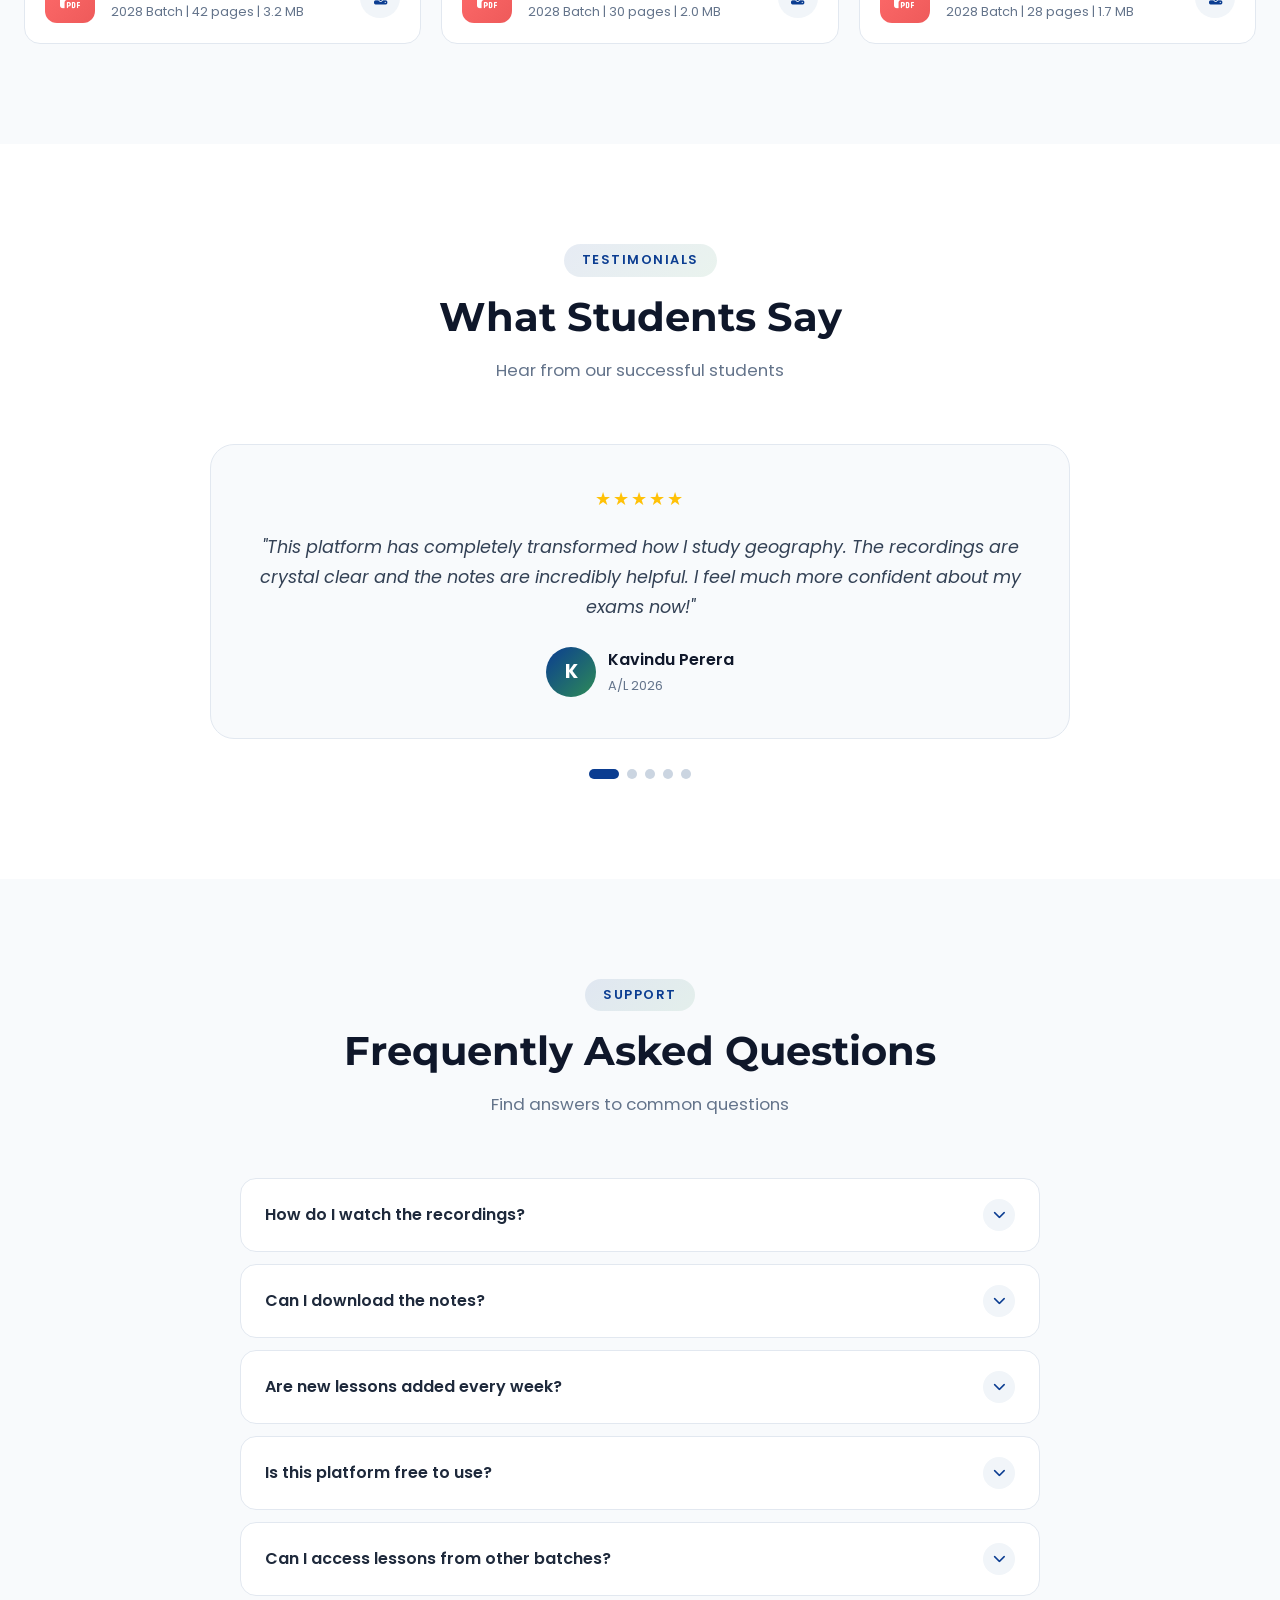
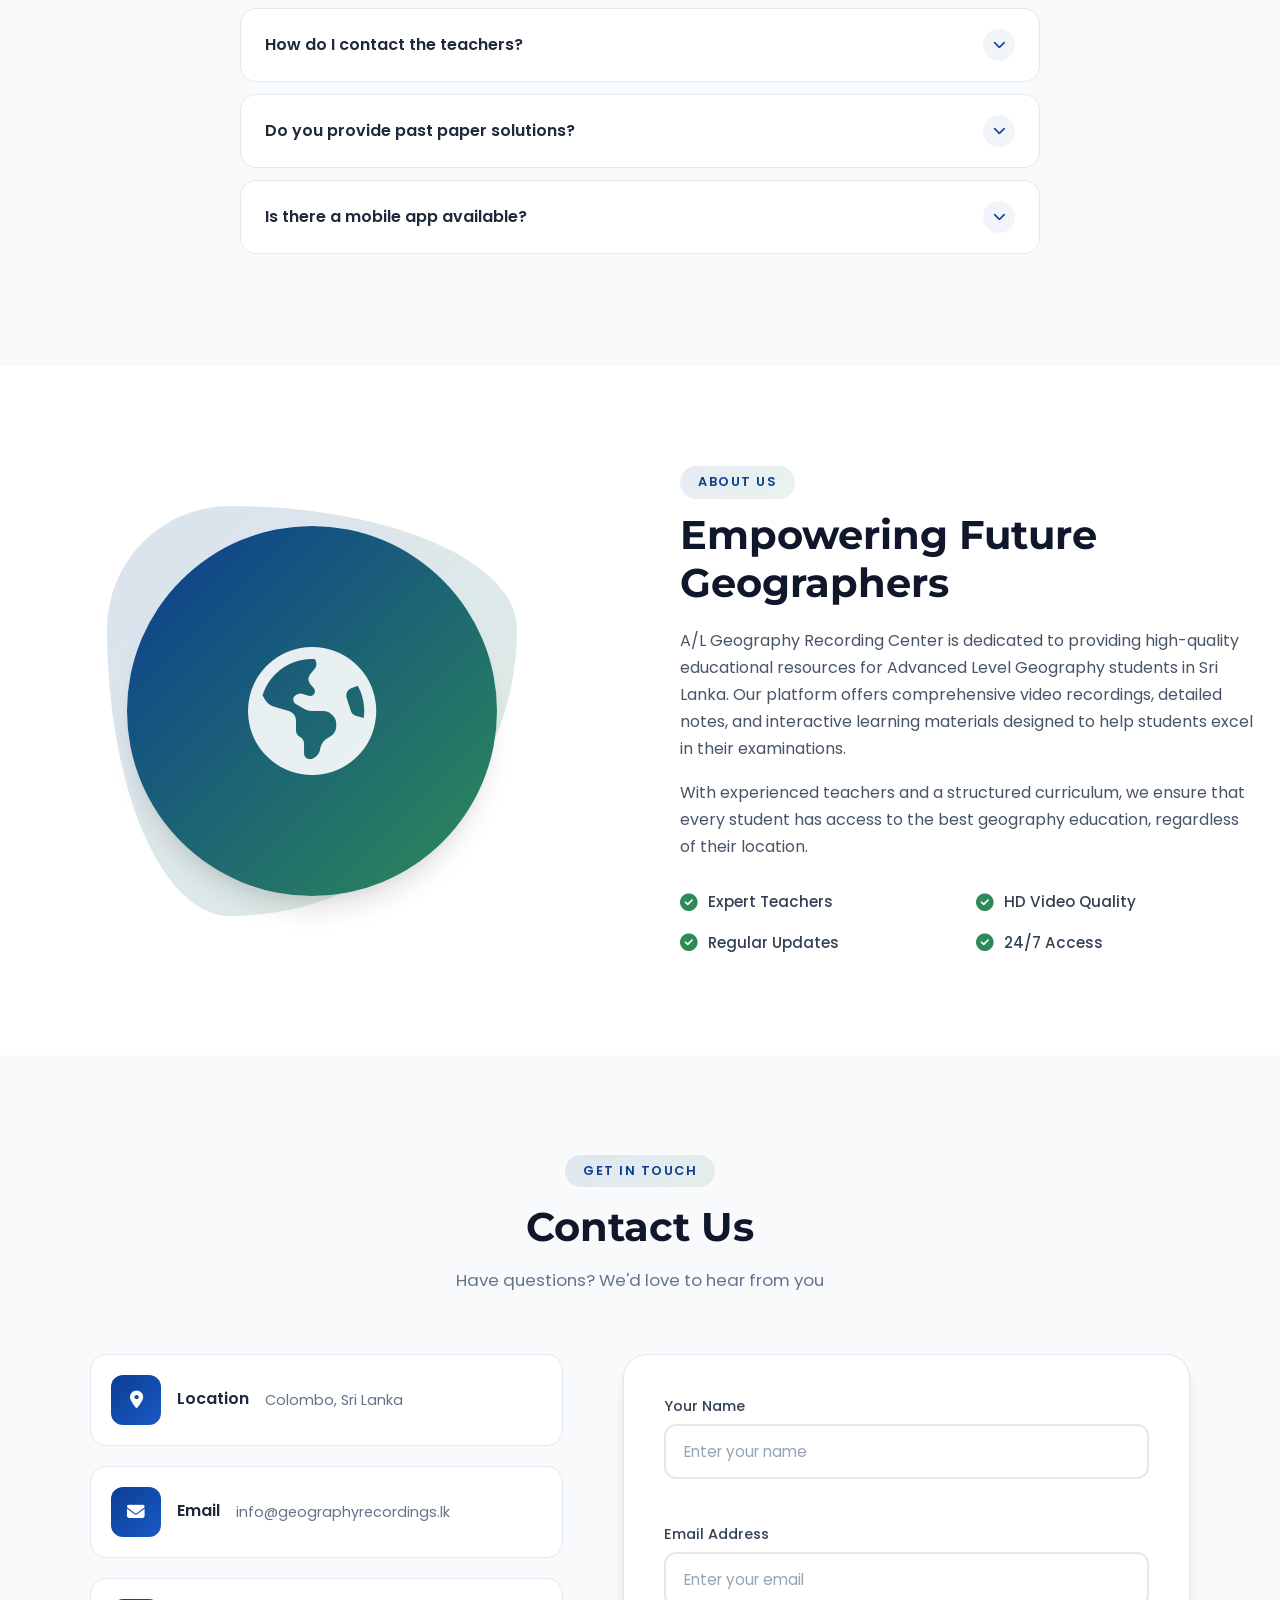
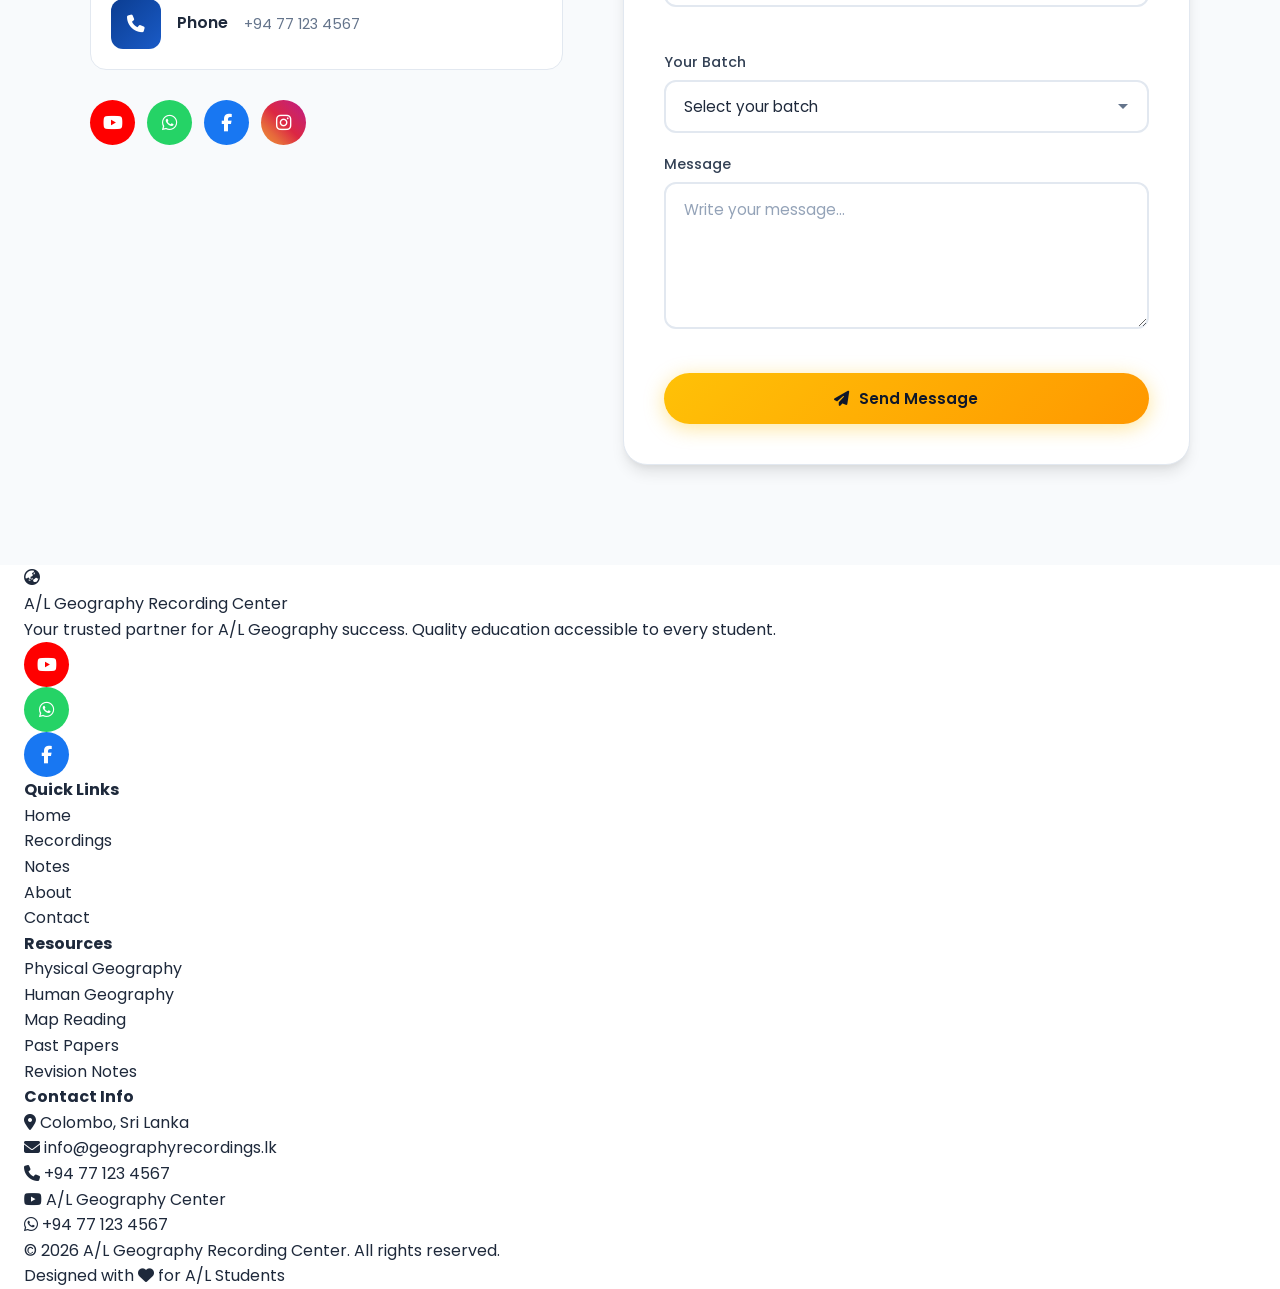
<file: index (1).html>
<!DOCTYPE html>
<html lang="en">
<head>
    <meta charset="UTF-8">
    <meta name="viewport" content="width=device-width, initial-scale=1.0">
    <title>A/L Geography Recording Center | 2026 • 2027 • 2028</title>
    <link rel="preconnect" href="https://fonts.googleapis.com">
    <link rel="preconnect" href="https://fonts.gstatic.com" crossorigin>
    <link href="https://fonts.googleapis.com/css2?family=Poppins:wght@300;400;500;600;700;800&family=Montserrat:wght@400;500;600;700;800&display=swap" rel="stylesheet">
    <link rel="stylesheet" href="https://cdnjs.cloudflare.com/ajax/libs/font-awesome/6.5.1/css/all.min.css">
    <link rel="stylesheet" href="style.css">
</head>
<body>
    <!-- Loading Screen -->
    <div id="loading-screen">
        <div class="loader-container">
            <div class="earth-loader">
                <div class="earth"></div>
                <div class="orbit"></div>
            </div>
            <h2 class="loading-text">Loading Geography Center...</h2>
            <div class="loading-bar">
                <div class="loading-progress"></div>
            </div>
        </div>
    </div>

    <!-- Dark Mode Toggle -->
    <button class="dark-mode-toggle" id="darkModeToggle" aria-label="Toggle Dark Mode">
        <i class="fas fa-moon"></i>
    </button>

    <!-- Back to Top -->
    <button class="back-to-top" id="backToTop" aria-label="Back to Top">
        <i class="fas fa-arrow-up"></i>
    </button>

    <!-- Navigation -->
    <nav class="navbar" id="navbar">
        <div class="nav-container">
            <a href="#home" class="nav-logo">
                <div class="logo-icon">
                    <i class="fas fa-globe-asia"></i>
                </div>
                <div class="logo-text">
                    <span class="logo-main">A/L Geography</span>
                    <span class="logo-sub">Recording Center</span>
                </div>
            </a>

            <div class="nav-menu" id="navMenu">
                <a href="#home" class="nav-link active">Home</a>
                <a href="#recordings" class="nav-link">Recordings</a>
                <a href="#notes" class="nav-link">Notes</a>
                <a href="#about" class="nav-link">About</a>
                <a href="#contact" class="nav-link">Contact</a>
            </div>

            <div class="nav-actions">
                <button class="notification-bell" id="notificationBell" aria-label="Notifications">
                    <i class="fas fa-bell"></i>
                    <span class="notification-badge">3</span>
                </button>
                <button class="mobile-toggle" id="mobileToggle" aria-label="Toggle Menu">
                    <span></span>
                    <span></span>
                    <span></span>
                </button>
            </div>
        </div>
    </nav>

    <!-- Notification Panel -->
    <div class="notification-panel" id="notificationPanel">
        <div class="notification-header">
            <h3>Notifications</h3>
            <button class="close-notifications" id="closeNotifications"><i class="fas fa-times"></i></button>
        </div>
        <div class="notification-list">
            <div class="notification-item unread">
                <div class="notification-icon"><i class="fas fa-video"></i></div>
                <div class="notification-content">
                    <p>New lesson uploaded: "Climate Change & Global Warming"</p>
                    <span class="notification-time">2 hours ago</span>
                </div>
            </div>
            <div class="notification-item unread">
                <div class="notification-icon"><i class="fas fa-file-alt"></i></div>
                <div class="notification-content">
                    <p>Notes updated for Lesson 08: Population Dynamics</p>
                    <span class="notification-time">5 hours ago</span>
                </div>
            </div>
            <div class="notification-item unread">
                <div class="notification-icon"><i class="fas fa-calendar"></i></div>
                <div class="notification-content">
                    <p>Revision session scheduled for this Sunday at 9 AM</p>
                    <span class="notification-time">1 day ago</span>
                </div>
            </div>
        </div>
    </div>

    <!-- Hero Section -->
    <section class="hero" id="home">
        <div class="hero-bg">
            <div class="world-map"></div>
            <div class="gradient-overlay"></div>
            <div class="particles" id="particles"></div>
        </div>
        <div class="hero-content">
            <div class="hero-badge">
                <i class="fas fa-star"></i>
                <span>Specially for 2026 • 2027 • 2028 A/L Students</span>
            </div>
            <h1 class="hero-title">
                <span class="title-line">Welcome to</span>
                <span class="title-line highlight">A/L Geography</span>
                <span class="title-line">Recording Center</span>
            </h1>
            <p class="hero-subtitle">
                Exclusive Geography class recordings for 2026, 2027 & 2028 A/L students. 
                Learn anytime, anywhere with expert teachers.
            </p>
            <div class="hero-buttons">
                <a href="#recordings" class="btn btn-primary">
                    <i class="fas fa-play-circle"></i>
                    Watch Recordings
                </a>
                <a href="#notes" class="btn btn-secondary">
                    <i class="fas fa-download"></i>
                    Download Notes
                </a>
            </div>
            <div class="hero-stats-mini">
                <div class="mini-stat">
                    <i class="fas fa-users"></i>
                    <span>500+ Students</span>
                </div>
                <div class="mini-stat">
                    <i class="fas fa-video"></i>
                    <span>150+ Recordings</span>
                </div>
                <div class="mini-stat">
                    <i class="fas fa-file-alt"></i>
                    <span>50+ Notes</span>
                </div>
            </div>
        </div>
        <div class="scroll-indicator">
            <div class="mouse">
                <div class="wheel"></div>
            </div>
            <span>Scroll Down</span>
        </div>
    </section>

    <!-- Batch Selection -->
    <section class="batches-section" id="batches">
        <div class="container">
            <div class="section-header">
                <span class="section-tag">Choose Your Batch</span>
                <h2 class="section-title">Select Your A/L Year</h2>
                <p class="section-desc">Access recordings and notes tailored for your examination year</p>
            </div>
            <div class="batches-grid">
                <div class="batch-card" data-batch="2026" onclick="selectBatch('2026')">
                    <div class="batch-icon">📘</div>
                    <div class="batch-year">2026</div>
                    <div class="batch-label">A/L Batch</div>
                    <div class="batch-count">52 Lessons</div>
                    <div class="batch-progress">
                        <div class="progress-bar" style="width: 75%"></div>
                    </div>
                    <div class="batch-status">Ongoing</div>
                    <div class="batch-hover">
                        <i class="fas fa-arrow-right"></i>
                    </div>
                </div>
                <div class="batch-card featured" data-batch="2027" onclick="selectBatch('2027')">
                    <div class="featured-badge">Popular</div>
                    <div class="batch-icon">📗</div>
                    <div class="batch-year">2027</div>
                    <div class="batch-label">A/L Batch</div>
                    <div class="batch-count">58 Lessons</div>
                    <div class="batch-progress">
                        <div class="progress-bar" style="width: 60%"></div>
                    </div>
                    <div class="batch-status">Active</div>
                    <div class="batch-hover">
                        <i class="fas fa-arrow-right"></i>
                    </div>
                </div>
                <div class="batch-card" data-batch="2028" onclick="selectBatch('2028')">
                    <div class="batch-icon">📙</div>
                    <div class="batch-year">2028</div>
                    <div class="batch-label">A/L Batch</div>
                    <div class="batch-count">45 Lessons</div>
                    <div class="batch-progress">
                        <div class="progress-bar" style="width: 40%"></div>
                    </div>
                    <div class="batch-status">New</div>
                    <div class="batch-hover">
                        <i class="fas fa-arrow-right"></i>
                    </div>
                </div>
            </div>
        </div>
    </section>

    <!-- Recordings Section -->
    <section class="recordings-section" id="recordings">
        <div class="container">
            <div class="section-header">
                <span class="section-tag">Video Library</span>
                <h2 class="section-title">Lesson Recordings</h2>
                <p class="section-desc">Browse through our comprehensive collection of geography lessons</p>
            </div>

            <!-- Search & Filter -->
            <div class="search-filter-bar">
                <div class="search-box">
                    <i class="fas fa-search"></i>
                    <input type="text" id="searchInput" placeholder="Search lessons by name or topic...">
                    <button class="search-clear" id="searchClear"><i class="fas fa-times"></i></button>
                </div>
                <div class="filter-buttons">
                    <button class="filter-btn active" data-filter="all">All Lessons</button>
                    <button class="filter-btn" data-filter="physical">Physical Geography</button>
                    <button class="filter-btn" data-filter="human">Human Geography</button>
                    <button class="filter-btn" data-filter="practical">Practical Geography</button>
                    <button class="filter-btn" data-filter="map">Map Reading</button>
                    <button class="filter-btn" data-filter="revision">Revision</button>
                </div>
            </div>

            <!-- Batch Tabs -->
            <div class="batch-tabs">
                <button class="batch-tab active" data-batch-tab="2026">2026 Batch</button>
                <button class="batch-tab" data-batch-tab="2027">2027 Batch</button>
                <button class="batch-tab" data-batch-tab="2028">2028 Batch</button>
            </div>

            <!-- Lessons Grid -->
            <div class="lessons-grid" id="lessonsGrid">
                <!-- Lessons will be populated by JavaScript -->
            </div>

            <div class="no-results" id="noResults" style="display: none;">
                <i class="fas fa-search"></i>
                <h3>No lessons found</h3>
                <p>Try adjusting your search or filter criteria</p>
            </div>
        </div>
    </section>

    <!-- Latest Uploads -->
    <section class="latest-section" id="latest">
        <div class="container">
            <div class="section-header">
                <span class="section-tag">Fresh Content</span>
                <h2 class="section-title">Latest Uploads</h2>
                <p class="section-desc">Newly added lessons this week</p>
            </div>
            <div class="latest-grid" id="latestGrid">
                <!-- Populated by JS -->
            </div>
        </div>
    </section>

    <!-- Statistics -->
    <section class="stats-section" id="stats">
        <div class="container">
            <div class="stats-grid">
                <div class="stat-card">
                    <div class="stat-icon"><i class="fas fa-users"></i></div>
                    <div class="stat-number" data-target="500">0</div>
                    <div class="stat-label">Students Enrolled</div>
                    <div class="stat-suffix">+</div>
                </div>
                <div class="stat-card">
                    <div class="stat-icon"><i class="fas fa-video"></i></div>
                    <div class="stat-number" data-target="150">0</div>
                    <div class="stat-label">Video Recordings</div>
                    <div class="stat-suffix">+</div>
                </div>
                <div class="stat-card">
                    <div class="stat-icon"><i class="fas fa-file-alt"></i></div>
                    <div class="stat-number" data-target="50">0</div>
                    <div class="stat-label">Study Notes</div>
                    <div class="stat-suffix">+</div>
                </div>
                <div class="stat-card">
                    <div class="stat-icon"><i class="fas fa-graduation-cap"></i></div>
                    <div class="stat-number" data-target="3">0</div>
                    <div class="stat-label">A/L Batches</div>
                    <div class="stat-suffix"></div>
                </div>
            </div>
        </div>
    </section>

    <!-- Notes Section -->
    <section class="notes-section" id="notes">
        <div class="container">
            <div class="section-header">
                <span class="section-tag">Study Materials</span>
                <h2 class="section-title">Download Notes</h2>
                <p class="section-desc">Comprehensive notes for all geography topics</p>
            </div>
            <div class="notes-grid" id="notesGrid">
                <!-- Populated by JS -->
            </div>
        </div>
    </section>

    <!-- Student Reviews -->
    <section class="reviews-section" id="reviews">
        <div class="container">
            <div class="section-header">
                <span class="section-tag">Testimonials</span>
                <h2 class="section-title">What Students Say</h2>
                <p class="section-desc">Hear from our successful students</p>
            </div>
            <div class="reviews-slider" id="reviewsSlider">
                <div class="reviews-track" id="reviewsTrack">
                    <!-- Populated by JS -->
                </div>
                <div class="reviews-dots" id="reviewsDots"></div>
            </div>
        </div>
    </section>

    <!-- FAQ Section -->
    <section class="faq-section" id="faq">
        <div class="container">
            <div class="section-header">
                <span class="section-tag">Support</span>
                <h2 class="section-title">Frequently Asked Questions</h2>
                <p class="section-desc">Find answers to common questions</p>
            </div>
            <div class="faq-grid" id="faqGrid">
                <!-- Populated by JS -->
            </div>
        </div>
    </section>

    <!-- About Section -->
    <section class="about-section" id="about">
        <div class="container">
            <div class="about-grid">
                <div class="about-image">
                    <div class="about-img-wrapper">
                        <div class="about-img-bg"></div>
                        <div class="about-img-content">
                            <i class="fas fa-globe-americas"></i>
                        </div>
                    </div>
                </div>
                <div class="about-content">
                    <span class="section-tag">About Us</span>
                    <h2 class="section-title">Empowering Future Geographers</h2>
                    <p>
                        A/L Geography Recording Center is dedicated to providing high-quality educational 
                        resources for Advanced Level Geography students in Sri Lanka. Our platform offers 
                        comprehensive video recordings, detailed notes, and interactive learning materials 
                        designed to help students excel in their examinations.
                    </p>
                    <p>
                        With experienced teachers and a structured curriculum, we ensure that every student 
                        has access to the best geography education, regardless of their location.
                    </p>
                    <div class="about-features">
                        <div class="about-feature">
                            <i class="fas fa-check-circle"></i>
                            <span>Expert Teachers</span>
                        </div>
                        <div class="about-feature">
                            <i class="fas fa-check-circle"></i>
                            <span>HD Video Quality</span>
                        </div>
                        <div class="about-feature">
                            <i class="fas fa-check-circle"></i>
                            <span>Regular Updates</span>
                        </div>
                        <div class="about-feature">
                            <i class="fas fa-check-circle"></i>
                            <span>24/7 Access</span>
                        </div>
                    </div>
                </div>
            </div>
        </div>
    </section>

    <!-- Contact Section -->
    <section class="contact-section" id="contact">
        <div class="container">
            <div class="section-header">
                <span class="section-tag">Get in Touch</span>
                <h2 class="section-title">Contact Us</h2>
                <p class="section-desc">Have questions? We'd love to hear from you</p>
            </div>
            <div class="contact-grid">
                <div class="contact-info">
                    <div class="contact-card">
                        <div class="contact-icon"><i class="fas fa-map-marker-alt"></i></div>
                        <h3>Location</h3>
                        <p>Colombo, Sri Lanka</p>
                    </div>
                    <div class="contact-card">
                        <div class="contact-icon"><i class="fas fa-envelope"></i></div>
                        <h3>Email</h3>
                        <p>info@geographyrecordings.lk</p>
                    </div>
                    <div class="contact-card">
                        <div class="contact-icon"><i class="fas fa-phone"></i></div>
                        <h3>Phone</h3>
                        <p>+94 77 123 4567</p>
                    </div>
                    <div class="contact-social">
                        <a href="#" class="social-link youtube"><i class="fab fa-youtube"></i></a>
                        <a href="#" class="social-link whatsapp"><i class="fab fa-whatsapp"></i></a>
                        <a href="#" class="social-link facebook"><i class="fab fa-facebook-f"></i></a>
                        <a href="#" class="social-link instagram"><i class="fab fa-instagram"></i></a>
                    </div>
                </div>
                <div class="contact-form-wrapper">
                    <form class="contact-form" id="contactForm">
                        <div class="form-group">
                            <label for="name">Your Name</label>
                            <input type="text" id="name" name="name" placeholder="Enter your name" required>
                            <span class="form-error" id="nameError"></span>
                        </div>
                        <div class="form-group">
                            <label for="email">Email Address</label>
                            <input type="email" id="email" name="email" placeholder="Enter your email" required>
                            <span class="form-error" id="emailError"></span>
                        </div>
                        <div class="form-group">
                            <label for="batch">Your Batch</label>
                            <select id="batch" name="batch">
                                <option value="">Select your batch</option>
                                <option value="2026">A/L 2026</option>
                                <option value="2027">A/L 2027</option>
                                <option value="2028">A/L 2028</option>
                            </select>
                        </div>
                        <div class="form-group">
                            <label for="message">Message</label>
                            <textarea id="message" name="message" rows="5" placeholder="Write your message..." required></textarea>
                            <span class="form-error" id="messageError"></span>
                        </div>
                        <button type="submit" class="btn btn-primary btn-full">
                            <i class="fas fa-paper-plane"></i>
                            Send Message
                        </button>
                    </form>
                </div>
            </div>
        </div>
    </section>

    <!-- Video Modal -->
    <div class="video-modal" id="videoModal">
        <div class="modal-overlay" id="modalOverlay"></div>
        <div class="modal-content">
            <button class="modal-close" id="modalClose"><i class="fas fa-times"></i></button>
            <div class="modal-video">
                <div class="video-placeholder" id="videoPlaceholder">
                    <i class="fas fa-play-circle"></i>
                    <p>Video Player</p>
                    <span>Click play to start watching</span>
                </div>
            </div>
            <div class="modal-info">
                <h3 id="modalTitle">Lesson Title</h3>
                <div class="modal-meta">
                    <span id="modalTeacher"><i class="fas fa-chalkboard-teacher"></i> Teacher Name</span>
                    <span id="modalDuration"><i class="fas fa-clock"></i> 45:00</span>
                    <span id="modalDate"><i class="fas fa-calendar"></i> 2026-01-15</span>
                </div>
                <p id="modalDesc">Lesson description goes here...</p>
                <div class="modal-actions">
                    <button class="btn btn-primary">
                        <i class="fas fa-play"></i> Watch Now
                    </button>
                    <button class="btn btn-secondary" id="modalDownload">
                        <i class="fas fa-download"></i> Download Notes
                    </button>
                    <button class="btn btn-outline favorite-btn" id="modalFavorite">
                        <i class="far fa-heart"></i> Add to Favorites
                    </button>
                </div>
            </div>
        </div>
    </div>

    <!-- Footer -->
    <footer class="footer">
        <div class="footer-top">
            <div class="container">
                <div class="footer-grid">
                    <div class="footer-brand">
                        <div class="footer-logo">
                            <i class="fas fa-globe-asia"></i>
                            <div>
                                <span class="footer-logo-main">A/L Geography</span>
                                <span class="footer-logo-sub">Recording Center</span>
                            </div>
                        </div>
                        <p>Your trusted partner for A/L Geography success. Quality education accessible to every student.</p>
                        <div class="footer-social">
                            <a href="#" class="social-link youtube"><i class="fab fa-youtube"></i></a>
                            <a href="#" class="social-link whatsapp"><i class="fab fa-whatsapp"></i></a>
                            <a href="#" class="social-link facebook"><i class="fab fa-facebook-f"></i></a>
                        </div>
                    </div>
                    <div class="footer-links">
                        <h4>Quick Links</h4>
                        <ul>
                            <li><a href="#home">Home</a></li>
                            <li><a href="#recordings">Recordings</a></li>
                            <li><a href="#notes">Notes</a></li>
                            <li><a href="#about">About</a></li>
                            <li><a href="#contact">Contact</a></li>
                        </ul>
                    </div>
                    <div class="footer-links">
                        <h4>Resources</h4>
                        <ul>
                            <li><a href="#">Physical Geography</a></li>
                            <li><a href="#">Human Geography</a></li>
                            <li><a href="#">Map Reading</a></li>
                            <li><a href="#">Past Papers</a></li>
                            <li><a href="#">Revision Notes</a></li>
                        </ul>
                    </div>
                    <div class="footer-contact">
                        <h4>Contact Info</h4>
                        <ul>
                            <li><i class="fas fa-map-marker-alt"></i> Colombo, Sri Lanka</li>
                            <li><i class="fas fa-envelope"></i> info@geographyrecordings.lk</li>
                            <li><i class="fas fa-phone"></i> +94 77 123 4567</li>
                            <li><i class="fab fa-youtube"></i> A/L Geography Center</li>
                            <li><i class="fab fa-whatsapp"></i> +94 77 123 4567</li>
                        </ul>
                    </div>
                </div>
            </div>
        </div>
        <div class="footer-bottom">
            <div class="container">
                <p>&copy; 2026 A/L Geography Recording Center. All rights reserved.</p>
                <p>Designed with <i class="fas fa-heart"></i> for A/L Students</p>
            </div>
        </div>
    </footer>

    <script src="script.js"></script>
</body>
</html>
</file>
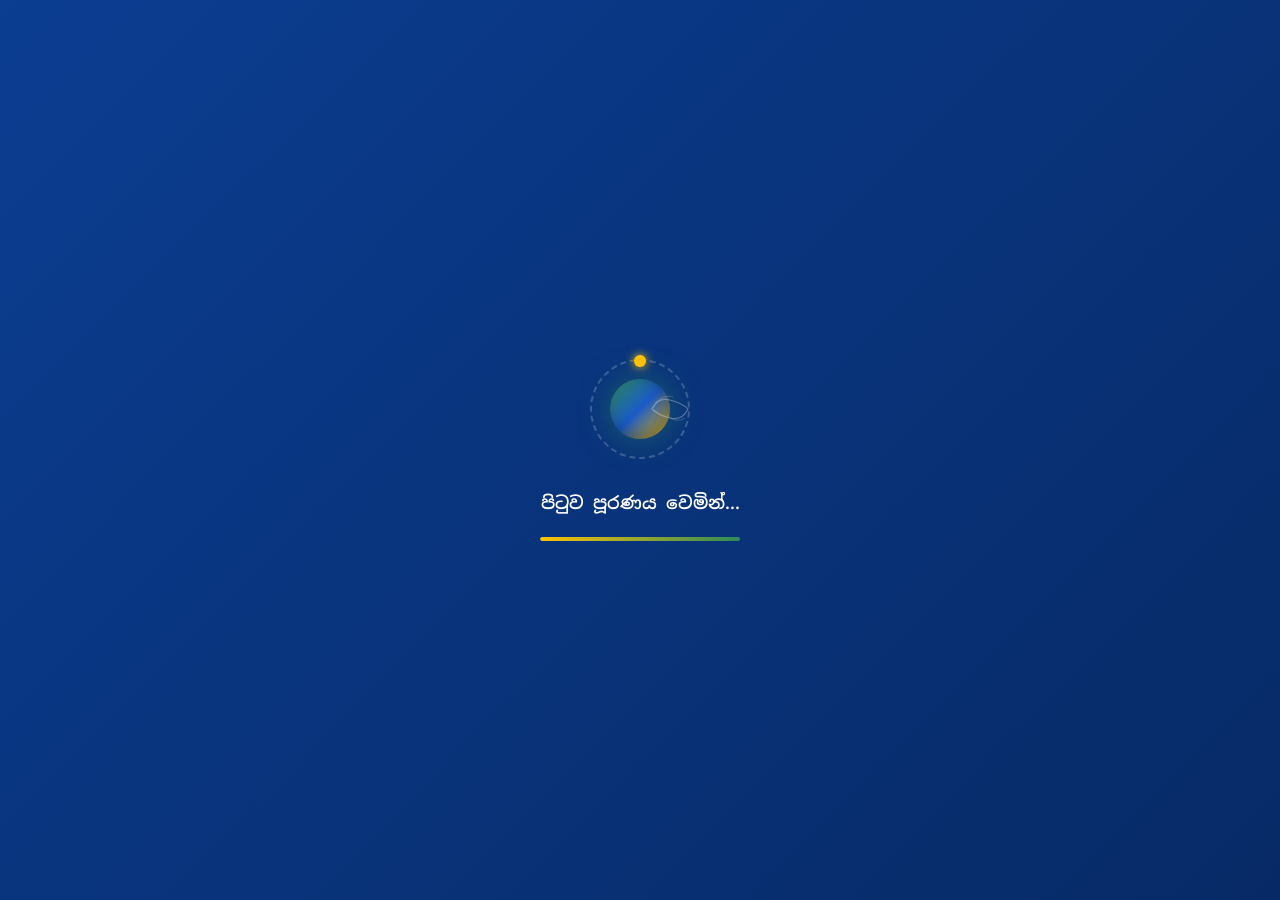
<file: login.html/login.html>
<!DOCTYPE html>
<html lang="si">
<head>
    <meta charset="UTF-8">
    <meta name="viewport" content="width=device-width, initial-scale=1.0">
    <title>ඇතුළත් වන්න | A/L Geography Recording Center</title>
    <link rel="preconnect" href="https://fonts.googleapis.com">
    <link rel="preconnect" href="https://fonts.gstatic.com" crossorigin>
    <link href="https://fonts.googleapis.com/css2?family=Noto+Sans+Sinhala:wght@300;400;500;600;700&family=Poppins:wght@300;400;500;600;700;800&family=Montserrat:wght@400;500;600;700;800&display=swap" rel="stylesheet">
    <link rel="stylesheet" href="https://cdnjs.cloudflare.com/ajax/libs/font-awesome/6.5.1/css/all.min.css">
    <link rel="stylesheet" href="login-style.css">
</head>
<body>
    <!-- Loading Screen -->
    <div id="loading-screen">
        <div class="loader-container">
            <div class="earth-loader">
                <div class="earth"></div>
                <div class="orbit"></div>
            </div>
            <h2 class="loading-text">පිටුව පූරණය වෙමින්...</h2>
            <div class="loading-bar">
                <div class="loading-progress"></div>
            </div>
        </div>
    </div>

    <div class="login-page">
        <!-- Left Panel - Visual -->
        <div class="login-visual">
            <div class="visual-bg">
                <div class="world-map-bg"></div>
                <div class="gradient-overlay"></div>
                <div class="particles" id="particles"></div>
            </div>
            <div class="visual-content">
                <div class="visual-logo">
                    <div class="logo-icon">
                        <i class="fas fa-globe-asia"></i>
                    </div>
                    <div class="logo-text">
                        <span class="logo-main">A/L Geography</span>
                        <span class="logo-sub">Recording Center</span>
                    </div>
                </div>
                <h1 class="visual-title">ඔබේ භූගෝල විද්‍යා<br>සාර්ථකත්වයට මඟ</h1>
                <p class="visual-desc">
                    2026, 2027 සහ 2028 A/L ශිෂ්‍යයන් සඳහා විශේෂිත වීඩියෝ පාඩම් සහ සටහන්. 
                    ඕනෑම වේලාවක, ඕනෑම තැනක සිට අධ්‍යයනය කරන්න.
                </p>
                <div class="visual-features">
                    <div class="vfeature">
                        <i class="fas fa-video"></i>
                        <span>150+ පාඩම්</span>
                    </div>
                    <div class="vfeature">
                        <i class="fas fa-file-alt"></i>
                        <span>50+ සටහන්</span>
                    </div>
                    <div class="vfeature">
                        <i class="fas fa-users"></i>
                        <span>500+ ශිෂ්‍යයන්</span>
                    </div>
                    <div class="vfeature">
                        <i class="fas fa-mobile-alt"></i>
                        <span>24/7 ප්‍රවේශය</span>
                    </div>
                </div>
                <div class="visual-badges">
                    <span class="vbatch">📘 A/L 2026</span>
                    <span class="vbatch">📗 A/L 2027</span>
                    <span class="vbatch">📙 A/L 2028</span>
                </div>
            </div>
        </div>

        <!-- Right Panel - Form -->
        <div class="login-form-panel">
            <div class="form-container">
                <!-- Toggle Tabs -->
                <div class="form-tabs">
                    <button class="form-tab active" data-tab="login">
                        <i class="fas fa-sign-in-alt"></i>
                        ඇතුළත් වන්න
                    </button>
                    <button class="form-tab" data-tab="register">
                        <i class="fas fa-user-plus"></i>
                        ලියාපදිංචි වන්න
                    </button>
                </div>

                <!-- Login Form -->
                <form class="auth-form active" id="loginForm" data-form="login">
                    <div class="form-header">
                        <h2>නැවත සාදරයෙන් පිළිගනිමු!</h2>
                        <p>ඔබගේ ගිණුමට ඇතුළත් වන්න</p>
                    </div>

                    <div class="form-group">
                        <label for="loginEmail">
                            <i class="fas fa-envelope"></i>
                            ඊමේල් ලිපිනය
                        </label>
                        <input type="email" id="loginEmail" placeholder="you@example.com" required>
                        <span class="form-error" id="loginEmailError"></span>
                    </div>

                    <div class="form-group">
                        <label for="loginPassword">
                            <i class="fas fa-lock"></i>
                            මුරපදය
                        </label>
                        <div class="password-wrapper">
                            <input type="password" id="loginPassword" placeholder="ඔබගේ මුරපදය" required>
                            <button type="button" class="toggle-password" data-target="loginPassword">
                                <i class="fas fa-eye"></i>
                            </button>
                        </div>
                        <span class="form-error" id="loginPasswordError"></span>
                    </div>

                    <div class="form-options">
                        <label class="remember-me">
                            <input type="checkbox" id="rememberMe">
                            <span class="checkmark"></span>
                            මතක තබා ගන්න
                        </label>
                        <a href="#" class="forgot-link" onclick="showForgotPassword(event)">මුරපදය අමතකද?</a>
                    </div>

                    <button type="submit" class="btn-submit">
                        <span class="btn-text">ඇතුළත් වන්න</span>
                        <span class="btn-loader">
                            <i class="fas fa-spinner fa-spin"></i>
                        </span>
                    </button>

                    <div class="divider">
                        <span>හෝ</span>
                    </div>

                    <div class="social-login">
                        <button type="button" class="social-btn google">
                            <i class="fab fa-google"></i>
                            Google සමඟින්
                        </button>
                        <button type="button" class="social-btn facebook">
                            <i class="fab fa-facebook-f"></i>
                            Facebook සමඟින්
                        </button>
                    </div>
                </form>

                <!-- Register Form -->
                <form class="auth-form" id="registerForm" data-form="register">
                    <div class="form-header">
                        <h2>නව ගිණුමක් සාදන්න</h2>
                        <p>අපගේ පාඩම් සමඟ ඔබේ A/L සාර්ථකත්වය ආරම්භ කරන්න</p>
                    </div>

                    <div class="form-row">
                        <div class="form-group">
                            <label for="regFirstName">
                                <i class="fas fa-user"></i>
                                මුල් නම
                            </label>
                            <input type="text" id="regFirstName" placeholder="මුල් නම" required>
                            <span class="form-error" id="regFirstNameError"></span>
                        </div>
                        <div class="form-group">
                            <label for="regLastName">
                                <i class="fas fa-user"></i>
                                අවසාන නම
                            </label>
                            <input type="text" id="regLastName" placeholder="අවසාන නම" required>
                            <span class="form-error" id="regLastNameError"></span>
                        </div>
                    </div>

                    <div class="form-group">
                        <label for="regEmail">
                            <i class="fas fa-envelope"></i>
                            ඊමේල් ලිපිනය
                        </label>
                        <input type="email" id="regEmail" placeholder="you@example.com" required>
                        <span class="form-error" id="regEmailError"></span>
                    </div>

                    <div class="form-group">
                        <label for="regPhone">
                            <i class="fas fa-phone"></i>
            දුරකථන අංකය
                        </label>
                        <input type="tel" id="regPhone" placeholder="07X XXX XXXX" required>
                        <span class="form-error" id="regPhoneError"></span>
                    </div>

                    <div class="form-group">
                        <label for="regBatch">
                            <i class="fas fa-graduation-cap"></i>
                            A/L බැච් එක
                        </label>
                        <select id="regBatch" required>
                            <option value="">ඔබගේ A/L වසර තෝරන්න</option>
                            <option value="2026">📘 A/L 2026</option>
                            <option value="2027">📗 A/L 2027</option>
                            <option value="2028">📙 A/L 2028</option>
                        </select>
                        <span class="form-error" id="regBatchError"></span>
                    </div>

                    <div class="form-group">
                        <label for="regSchool">
                            <i class="fas fa-school"></i>
                            පාසල
                        </label>
                        <input type="text" id="regSchool" placeholder="ඔබගේ පාසලේ නම">
                    </div>

                    <div class="form-group">
                        <label for="regPassword">
                            <i class="fas fa-lock"></i>
                            මුරපදය
                        </label>
                        <div class="password-wrapper">
                            <input type="password" id="regPassword" placeholder="මුරපදයක් සාදන්න" required>
                            <button type="button" class="toggle-password" data-target="regPassword">
                                <i class="fas fa-eye"></i>
                            </button>
                        </div>
                        <div class="password-strength" id="passwordStrength">
                            <div class="strength-bar">
                                <div class="strength-fill" id="strengthFill"></div>
                            </div>
                            <span class="strength-text" id="strengthText">මුරපදයේ ශක්තිය</span>
                        </div>
                        <span class="form-error" id="regPasswordError"></span>
                    </div>

                    <div class="form-group">
                        <label for="regConfirmPassword">
                            <i class="fas fa-lock"></i>
                            මුරපදය තහවුරු කරන්න
                        </label>
                        <div class="password-wrapper">
                            <input type="password" id="regConfirmPassword" placeholder="මුරපදය නැවත ඇතුළත් කරන්න" required>
                            <button type="button" class="toggle-password" data-target="regConfirmPassword">
                                <i class="fas fa-eye"></i>
                            </button>
                        </div>
                        <span class="form-error" id="regConfirmPasswordError"></span>
                    </div>

                    <label class="terms-check">
                        <input type="checkbox" id="termsCheck" required>
                        <span class="checkmark"></span>
                        මම <a href="#">සේවා කොන්දේසි</a> සහ <a href="#">පෞද්ගලිකත්ව ප්‍රතිපත්තිය</a> එකඟ වෙමි
                    </label>

                    <button type="submit" class="btn-submit">
                        <span class="btn-text">ලියාපදිංචි වන්න</span>
                        <span class="btn-loader">
                            <i class="fas fa-spinner fa-spin"></i>
                        </span>
                    </button>
                </form>

                <!-- Forgot Password Form -->
                <form class="auth-form" id="forgotForm" data-form="forgot">
                    <div class="form-header">
                        <button type="button" class="back-btn" onclick="showLoginForm(event)">
                            <i class="fas fa-arrow-left"></i>
                        </button>
                        <h2>මුරපදය අමතකද?</h2>
                        <p>ඔබගේ ඊමේල් ලිපිනය ඇතුළත් කරන්න. මුරපදය නැවත සැකසීමේ සබැඳියක් එවනු ලැබේ.</p>
                    </div>

                    <div class="form-group">
                        <label for="forgotEmail">
                            <i class="fas fa-envelope"></i>
                            ඊමේල් ලිපිනය
                        </label>
                        <input type="email" id="forgotEmail" placeholder="you@example.com" required>
                        <span class="form-error" id="forgotEmailError"></span>
                    </div>

                    <button type="submit" class="btn-submit">
                        <span class="btn-text">සබැඳිය යවන්න</span>
                        <span class="btn-loader">
                            <i class="fas fa-spinner fa-spin"></i>
                        </span>
                    </button>
                </form>

                <!-- Success Message -->
                <div class="success-message" id="successMessage">
                    <div class="success-icon">
                        <i class="fas fa-check-circle"></i>
                    </div>
                    <h3>සාර්ථකයි!</h3>
                    <p id="successText">ඔබගේ ගිණුම සාර්ථකව සාදන ලදී.</p>
                    <button class="btn-submit" onclick="redirectToHome()">
                        ප්‍රධාන පිටුවට යන්න
                    </button>
                </div>
            </div>
        </div>
    </div>

    <script src="login-script.js"></script>
</body>
</html>
</file>
<file: style.css>
/* ============================================
   A/L Geography Recording Center - Stylesheet
   ============================================ */

/* CSS Variables */
:root {
    --primary: #0B3D91;
    --primary-light: #1a5bc7;
    --primary-dark: #072a66;
    --secondary: #2E8B57;
    --secondary-light: #3daa6e;
    --accent: #FFC107;
    --accent-light: #ffd54f;
    --white: #ffffff;
    --gray-50: #f8fafc;
    --gray-100: #f1f5f9;
    --gray-200: #e2e8f0;
    --gray-300: #cbd5e1;
    --gray-400: #94a3b8;
    --gray-500: #64748b;
    --gray-600: #475569;
    --gray-700: #334155;
    --gray-800: #1e293b;
    --gray-900: #0f172a;
    --dark-bg: #0a0e1a;
    --dark-surface: #111827;
    --dark-border: #1f2937;
    --font-poppins: 'Poppins', sans-serif;
    --font-montserrat: 'Montserrat', sans-serif;
    --shadow-sm: 0 1px 2px rgba(0,0,0,0.05);
    --shadow-md: 0 4px 6px -1px rgba(0,0,0,0.1), 0 2px 4px -1px rgba(0,0,0,0.06);
    --shadow-lg: 0 10px 15px -3px rgba(0,0,0,0.1), 0 4px 6px -2px rgba(0,0,0,0.05);
    --shadow-xl: 0 20px 25px -5px rgba(0,0,0,0.1), 0 10px 10px -5px rgba(0,0,0,0.04);
    --shadow-glow: 0 0 30px rgba(11, 61, 145, 0.3);
    --radius-sm: 8px;
    --radius-md: 12px;
    --radius-lg: 16px;
    --radius-xl: 24px;
    --radius-full: 9999px;
    --transition-fast: 0.2s ease;
    --transition-normal: 0.3s ease;
    --transition-slow: 0.5s ease;
}

[data-theme="dark"] {
    --white: #0f172a;
    --gray-50: #111827;
    --gray-100: #1f2937;
    --gray-200: #374151;
    --gray-300: #4b5563;
    --gray-400: #6b7280;
    --gray-500: #9ca3af;
    --gray-600: #d1d5db;
    --gray-700: #e5e7eb;
    --gray-800: #f3f4f6;
    --gray-900: #f9fafb;
    --dark-bg: #030712;
    --dark-surface: #111827;
    --dark-border: #1f2937;
}

*, *::before, *::after { margin: 0; padding: 0; box-sizing: border-box; }
html { scroll-behavior: smooth; font-size: 16px; }
body {
    font-family: var(--font-poppins);
    background: var(--white);
    color: var(--gray-800);
    line-height: 1.6;
    overflow-x: hidden;
    transition: background-color var(--transition-normal), color var(--transition-normal);
}
a { text-decoration: none; color: inherit; }
ul { list-style: none; }
img { max-width: 100%; height: auto; }
.container { max-width: 1280px; margin: 0 auto; padding: 0 24px; }

/* Loading Screen */
#loading-screen {
    position: fixed; inset: 0;
    background: linear-gradient(135deg, var(--primary) 0%, var(--primary-dark) 100%);
    z-index: 10000;
    display: flex; align-items: center; justify-content: center;
    transition: opacity 0.5s ease, visibility 0.5s ease;
}
#loading-screen.hidden { opacity: 0; visibility: hidden; }
.loader-container { text-align: center; }
.earth-loader { width: 100px; height: 100px; margin: 0 auto 30px; position: relative; }
.earth {
    width: 60px; height: 60px;
    background: linear-gradient(135deg, var(--secondary) 0%, var(--primary-light) 50%, var(--accent) 100%);
    border-radius: 50%; position: absolute; top: 50%; left: 50%;
    transform: translate(-50%, -50%);
    box-shadow: 0 0 30px rgba(46,139,87,0.5), inset -5px -5px 15px rgba(0,0,0,0.3);
    animation: earthPulse 2s ease-in-out infinite;
}
.earth::before {
    content: ''; position: absolute; width: 100%; height: 100%; border-radius: 50%;
    background: url("data:image/svg+xml,%3Csvg xmlns='http://www.w3.org/2000/svg' viewBox='0 0 100 100'%3E%3Cpath d='M20,50 Q30,30 50,35 T80,50 Q70,70 50,65 T20,50' fill='none' stroke='rgba(255,255,255,0.3)' stroke-width='2'/%3E%3Cpath d='M25,40 Q40,25 55,30' fill='none' stroke='rgba(255,255,255,0.2)' stroke-width='1.5'/%3E%3Cpath d='M45,60 Q60,75 75,65' fill='none' stroke='rgba(255,255,255,0.2)' stroke-width='1.5'/%3E%3C/svg%3E") center/cover;
    animation: earthRotate 8s linear infinite;
}
.orbit {
    position: absolute; width: 100px; height: 100px;
    border: 2px dashed rgba(255,255,255,0.2); border-radius: 50%;
    top: 50%; left: 50%; transform: translate(-50%, -50%);
    animation: orbitRotate 4s linear infinite;
}
.orbit::before {
    content: ''; position: absolute; width: 12px; height: 12px;
    background: var(--accent); border-radius: 50%; top: -6px; left: 50%;
    transform: translateX(-50%); box-shadow: 0 0 10px var(--accent);
}
@keyframes earthPulse { 0%,100%{transform:translate(-50%,-50%) scale(1)} 50%{transform:translate(-50%,-50%) scale(1.05)} }
@keyframes earthRotate { from{transform:rotate(0deg)} to{transform:rotate(360deg)} }
@keyframes orbitRotate { from{transform:translate(-50%,-50%) rotate(0deg)} to{transform:translate(-50%,-50%) rotate(360deg)} }
.loading-text { color: var(--white); font-family: var(--font-montserrat); font-size: 1.2rem; font-weight: 600; margin-bottom: 20px; letter-spacing: 1px; }
.loading-bar { width: 200px; height: 4px; background: rgba(255,255,255,0.2); border-radius: var(--radius-full); margin: 0 auto; overflow: hidden; }
.loading-progress { height: 100%; width: 0%; background: linear-gradient(90deg, var(--accent), var(--secondary)); border-radius: var(--radius-full); animation: loadingProgress 2s ease-in-out forwards; }
@keyframes loadingProgress { 0%{width:0%} 50%{width:70%} 100%{width:100%} }

/* Dark Mode Toggle */
.dark-mode-toggle { position: fixed; bottom: 30px; right: 30px; width: 50px; height: 50px; border-radius: 50%; background: linear-gradient(135deg, var(--primary), var(--primary-light)); border: none; color: var(--white); font-size: 1.2rem; cursor: pointer; z-index: 999; box-shadow: var(--shadow-lg), 0 0 20px rgba(11,61,145,0.3); transition: all var(--transition-normal); display: flex; align-items: center; justify-content: center; }
.dark-mode-toggle:hover { transform: scale(1.1) rotate(15deg); box-shadow: var(--shadow-xl), 0 0 30px rgba(11,61,145,0.5); }
.dark-mode-toggle i { transition: transform var(--transition-normal); }
[data-theme="dark"] .dark-mode-toggle i { transform: rotate(180deg); }

/* Back to Top */
.back-to-top { position: fixed; bottom: 95px; right: 30px; width: 50px; height: 50px; border-radius: 50%; background: var(--secondary); border: none; color: var(--white); font-size: 1.1rem; cursor: pointer; z-index: 998; box-shadow: var(--shadow-lg); transition: all var(--transition-normal); display: flex; align-items: center; justify-content: center; opacity: 0; visibility: hidden; transform: translateY(20px); }
.back-to-top.visible { opacity: 1; visibility: visible; transform: translateY(0); }
.back-to-top:hover { background: var(--secondary-light); transform: translateY(-3px); box-shadow: var(--shadow-xl); }

/* Navigation */
.navbar { position: fixed; top: 0; left: 0; right: 0; z-index: 1000; padding: 16px 0; transition: all var(--transition-normal); background: transparent; }
.navbar.scrolled { background: rgba(255,255,255,0.85); backdrop-filter: blur(20px); -webkit-backdrop-filter: blur(20px); box-shadow: var(--shadow-md); padding: 12px 0; }
[data-theme="dark"] .navbar.scrolled { background: rgba(15,23,42,0.85); }
.nav-container { max-width: 1280px; margin: 0 auto; padding: 0 24px; display: flex; align-items: center; justify-content: space-between; }
.nav-logo { display: flex; align-items: center; gap: 12px; }
.logo-icon { width: 45px; height: 45px; background: linear-gradient(135deg, var(--primary), var(--secondary)); border-radius: var(--radius-md); display: flex; align-items: center; justify-content: center; color: var(--white); font-size: 1.3rem; box-shadow: 0 4px 15px rgba(11,61,145,0.3); transition: transform var(--transition-normal); }
.nav-logo:hover .logo-icon { transform: rotate(15deg) scale(1.1); }
.logo-text { display: flex; flex-direction: column; }
.logo-main { font-family: var(--font-montserrat); font-size: 1.1rem; font-weight: 700; color: var(--gray-900); line-height: 1.2; transition: color var(--transition-normal); }
.logo-sub { font-size: 0.75rem; color: var(--gray-500); font-weight: 500; letter-spacing: 0.5px; transition: color var(--transition-normal); }
.navbar.scrolled .logo-main { color: var(--primary); }
.nav-menu { display: flex; align-items: center; gap: 8px; }
.nav-link { padding: 8px 18px; border-radius: var(--radius-full); font-size: 0.9rem; font-weight: 500; color: var(--gray-700); transition: all var(--transition-fast); position: relative; }
.nav-link:hover, .nav-link.active { color: var(--primary); background: rgba(11,61,145,0.08); }
.nav-link::after { content: ''; position: absolute; bottom: 2px; left: 50%; transform: translateX(-50%) scaleX(0); width: 20px; height: 2px; background: var(--primary); border-radius: var(--radius-full); transition: transform var(--transition-normal); }
.nav-link:hover::after, .nav-link.active::after { transform: translateX(-50%) scaleX(1); }
.nav-actions { display: flex; align-items: center; gap: 12px; }
.notification-bell { position: relative; width: 42px; height: 42px; border-radius: 50%; background: rgba(11,61,145,0.08); border: none; color: var(--gray-700); font-size: 1.1rem; cursor: pointer; transition: all var(--transition-fast); display: flex; align-items: center; justify-content: center; }
.notification-bell:hover { background: var(--primary); color: var(--white); transform: scale(1.1); }
.notification-bell.active { animation: bellShake 0.5s ease; }
@keyframes bellShake { 0%,100%{transform:rotate(0)} 25%{transform:rotate(-15deg)} 75%{transform:rotate(15deg)} }
.notification-badge { position: absolute; top: -2px; right: -2px; width: 18px; height: 18px; background: var(--accent); color: var(--gray-900); font-size: 0.65rem; font-weight: 700; border-radius: 50%; display: flex; align-items: center; justify-content: center; border: 2px solid var(--white); }
.mobile-toggle { display: none; flex-direction: column; gap: 5px; background: none; border: none; cursor: pointer; padding: 5px; }
.mobile-toggle span { display: block; width: 25px; height: 2px; background: var(--gray-800); border-radius: var(--radius-full); transition: all var(--transition-normal); }
.mobile-toggle.active span:nth-child(1) { transform: rotate(45deg) translate(5px,5px); }
.mobile-toggle.active span:nth-child(2) { opacity: 0; }
.mobile-toggle.active span:nth-child(3) { transform: rotate(-45deg) translate(5px,-5px); }

/* Notification Panel */
.notification-panel { position: fixed; top: 80px; right: 24px; width: 360px; max-height: 450px; background: var(--white); border-radius: var(--radius-lg); box-shadow: var(--shadow-xl); z-index: 1001; transform: translateX(400px); opacity: 0; visibility: hidden; transition: all var(--transition-normal); overflow: hidden; }
.notification-panel.open { transform: translateX(0); opacity: 1; visibility: visible; }
.notification-header { display: flex; align-items: center; justify-content: space-between; padding: 16px 20px; border-bottom: 1px solid var(--gray-200); }
.notification-header h3 { font-size: 1rem; font-weight: 600; color: var(--gray-800); }
.close-notifications { background: none; border: none; color: var(--gray-500); cursor: pointer; font-size: 1rem; transition: color var(--transition-fast); }
.close-notifications:hover { color: var(--gray-800); }
.notification-list { padding: 8px; max-height: 380px; overflow-y: auto; }
.notification-item { display: flex; gap: 12px; padding: 12px; border-radius: var(--radius-md); transition: background var(--transition-fast); cursor: pointer; }
.notification-item:hover { background: var(--gray-50); }
.notification-item.unread { background: rgba(11,61,145,0.04); }
.notification-icon { width: 40px; height: 40px; border-radius: 50%; background: linear-gradient(135deg, var(--primary), var(--primary-light)); color: var(--white); display: flex; align-items: center; justify-content: center; font-size: 0.9rem; flex-shrink: 0; }
.notification-content p { font-size: 0.85rem; color: var(--gray-700); line-height: 1.4; margin-bottom: 4px; }
.notification-time { font-size: 0.75rem; color: var(--gray-400); }

/* Hero Section */
.hero { position: relative; min-height: 100vh; display: flex; align-items: center; justify-content: center; overflow: hidden; padding: 120px 24px 80px; }
.hero-bg { position: absolute; inset: 0; z-index: 0; }
.world-map { position: absolute; inset: 0; background: linear-gradient(135deg, rgba(11,61,145,0.05) 0%, rgba(46,139,87,0.05) 100%), url("data:image/svg+xml,%3Csvg xmlns='http://www.w3.org/2000/svg' viewBox='0 0 1000 500'%3E%3Cpath d='M150,200 Q200,150 250,180 T350,160 Q400,140 450,170 T550,150 Q600,130 650,160 T750,140 Q800,120 850,150' fill='none' stroke='rgba(11,61,145,0.08)' stroke-width='1'/%3E%3Cpath d='M100,250 Q150,220 200,240 T300,230 Q350,210 400,240 T500,220 Q550,200 600,230 T700,210 Q750,190 800,220' fill='none' stroke='rgba(46,139,87,0.06)' stroke-width='1.5'/%3E%3Ccircle cx='200' cy='180' r='3' fill='rgba(11,61,145,0.1)'/%3E%3Ccircle cx='400' cy='220' r='4' fill='rgba(46,139,87,0.1)'/%3E%3Ccircle cx='600' cy='160' r='3' fill='rgba(255,193,7,0.1)'/%3E%3Ccircle cx='800' cy='200' r='4' fill='rgba(11,61,145,0.1)'/%3E%3C/svg%3E"); background-size: cover; background-position: center; opacity: 0.6; }
.gradient-overlay { position: absolute; inset: 0; background: linear-gradient(135deg, rgba(11,61,145,0.9) 0%, rgba(11,61,145,0.7) 30%, rgba(46,139,87,0.6) 70%, rgba(46,139,87,0.8) 100%); }
.particles { position: absolute; inset: 0; overflow: hidden; }
.particle { position: absolute; width: 4px; height: 4px; background: rgba(255,255,255,0.3); border-radius: 50%; animation: floatParticle linear infinite; }
@keyframes floatParticle { 0%{transform:translateY(100vh) rotate(0deg); opacity:0} 10%{opacity:1} 90%{opacity:1} 100%{transform:translateY(-100px) rotate(720deg); opacity:0} }
.hero-content { position: relative; z-index: 1; text-align: center; max-width: 800px; animation: fadeInUp 1s ease; }
@keyframes fadeInUp { from{opacity:0; transform:translateY(40px)} to{opacity:1; transform:translateY(0)} }
.hero-badge { display: inline-flex; align-items: center; gap: 8px; padding: 8px 20px; background: rgba(255,255,255,0.15); backdrop-filter: blur(10px); border: 1px solid rgba(255,255,255,0.2); border-radius: var(--radius-full); color: var(--white); font-size: 0.85rem; font-weight: 500; margin-bottom: 30px; animation: fadeInUp 1s ease 0.2s both; }
.hero-badge i { color: var(--accent); }
.hero-title { margin-bottom: 24px; }
.title-line { display: block; font-family: var(--font-montserrat); font-size: 3.5rem; font-weight: 800; color: var(--white); line-height: 1.1; text-shadow: 0 4px 20px rgba(0,0,0,0.2); }
.title-line.highlight { background: linear-gradient(135deg, var(--accent), #fff); -webkit-background-clip: text; -webkit-text-fill-color: transparent; background-clip: text; }
.hero-subtitle { font-size: 1.15rem; color: rgba(255,255,255,0.85); max-width: 600px; margin: 0 auto 40px; line-height: 1.7; }
.hero-buttons { display: flex; gap: 16px; justify-content: center; margin-bottom: 50px; flex-wrap: wrap; }
.btn { display: inline-flex; align-items: center; gap: 10px; padding: 14px 32px; border-radius: var(--radius-full); font-family: var(--font-poppins); font-size: 0.95rem; font-weight: 600; cursor: pointer; transition: all var(--transition-normal); border: none; text-decoration: none; }
.btn-primary { background: linear-gradient(135deg, var(--accent), #ff9800); color: var(--gray-900); box-shadow: 0 4px 20px rgba(255,193,7,0.4); }
.btn-primary:hover { transform: translateY(-3px); box-shadow: 0 8px 30px rgba(255,193,7,0.5); }
.btn-secondary { background: rgba(255,255,255,0.15); backdrop-filter: blur(10px); color: var(--white); border: 1px solid rgba(255,255,255,0.3); }
.btn-secondary:hover { background: rgba(255,255,255,0.25); transform: translateY(-3px); }
.btn-outline { background: transparent; color: var(--primary); border: 2px solid var(--primary); }
.btn-outline:hover { background: var(--primary); color: var(--white); }
.btn-full { width: 100%; justify-content: center; }
.hero-stats-mini { display: flex; gap: 30px; justify-content: center; flex-wrap: wrap; }
.mini-stat { display: flex; align-items: center; gap: 8px; color: rgba(255,255,255,0.8); font-size: 0.9rem; font-weight: 500; }
.mini-stat i { color: var(--accent); font-size: 1.1rem; }
.scroll-indicator { position: absolute; bottom: 30px; left: 50%; transform: translateX(-50%); display: flex; flex-direction: column; align-items: center; gap: 8px; color: rgba(255,255,255,0.6); font-size: 0.8rem; animation: bounce 2s infinite; }
.mouse { width: 24px; height: 38px; border: 2px solid rgba(255,255,255,0.4); border-radius: 12px; position: relative; }
.wheel { width: 4px; height: 8px; background: rgba(255,255,255,0.6); border-radius: 2px; position: absolute; top: 6px; left: 50%; transform: translateX(-50%); animation: scrollWheel 2s infinite; }
@keyframes scrollWheel { 0%{top:6px; opacity:1} 100%{top:20px; opacity:0} }
@keyframes bounce { 0%,20%,50%,80%,100%{transform:translateX(-50%) translateY(0)} 40%{transform:translateX(-50%) translateY(-10px)} 60%{transform:translateX(-50%) translateY(-5px)} }

/* Section Styles */
section { padding: 100px 0; }
.section-header { text-align: center; max-width: 600px; margin: 0 auto 60px; }
.section-tag { display: inline-block; padding: 6px 18px; background: linear-gradient(135deg, rgba(11,61,145,0.1), rgba(46,139,87,0.1)); color: var(--primary); font-size: 0.8rem; font-weight: 600; text-transform: uppercase; letter-spacing: 1.5px; border-radius: var(--radius-full); margin-bottom: 16px; }
.section-title { font-family: var(--font-montserrat); font-size: 2.5rem; font-weight: 700; color: var(--gray-900); margin-bottom: 16px; line-height: 1.2; }
.section-desc { color: var(--gray-500); font-size: 1.05rem; line-height: 1.6; }

/* Batches Section */
.batches-section { background: var(--gray-50); }
.batches-grid { display: grid; grid-template-columns: repeat(3, 1fr); gap: 30px; max-width: 1000px; margin: 0 auto; }
.batch-card { position: relative; background: var(--white); border-radius: var(--radius-xl); padding: 40px 30px; text-align: center; cursor: pointer; transition: all var(--transition-normal); border: 2px solid transparent; overflow: hidden; }
.batch-card::before { content: ''; position: absolute; top: 0; left: 0; right: 0; height: 4px; background: linear-gradient(90deg, var(--primary), var(--secondary)); transform: scaleX(0); transition: transform var(--transition-normal); }
.batch-card:hover::before { transform: scaleX(1); }
.batch-card:hover { transform: translateY(-8px); box-shadow: var(--shadow-xl); border-color: rgba(11,61,145,0.1); }
.batch-card.featured { border: 2px solid var(--accent); transform: scale(1.05); box-shadow: var(--shadow-xl), 0 0 30px rgba(255,193,7,0.15); }
.batch-card.featured:hover { transform: scale(1.05) translateY(-8px); }
.featured-badge { position: absolute; top: 16px; right: -30px; background: var(--accent); color: var(--gray-900); font-size: 0.7rem; font-weight: 700; padding: 4px 40px; transform: rotate(45deg); }
.batch-icon { font-size: 3rem; margin-bottom: 16px; display: block; }
.batch-year { font-family: var(--font-montserrat); font-size: 2.5rem; font-weight: 800; color: var(--primary); line-height: 1; }
.batch-label { font-size: 1rem; color: var(--gray-600); font-weight: 600; margin-bottom: 16px; }
.batch-count { display: inline-block; padding: 6px 16px; background: var(--gray-100); border-radius: var(--radius-full); font-size: 0.85rem; color: var(--gray-600); font-weight: 500; margin-bottom: 16px; }
.batch-progress { width: 100%; height: 6px; background: var(--gray-200); border-radius: var(--radius-full); overflow: hidden; margin-bottom: 12px; }
.progress-bar { height: 100%; background: linear-gradient(90deg, var(--primary), var(--secondary)); border-radius: var(--radius-full); transition: width 1s ease; }
.batch-status { font-size: 0.8rem; font-weight: 600; color: var(--secondary); }
.batch-hover { position: absolute; bottom: 20px; right: 20px; width: 40px; height: 40px; background: var(--primary); color: var(--white); border-radius: 50%; display: flex; align-items: center; justify-content: center; opacity: 0; transform: translateX(10px); transition: all var(--transition-normal); }
.batch-card:hover .batch-hover { opacity: 1; transform: translateX(0); }

/* Recordings Section */
.recordings-section { background: var(--white); }
.search-filter-bar { margin-bottom: 40px; }
.search-box { position: relative; max-width: 600px; margin: 0 auto 24px; }
.search-box i { position: absolute; left: 20px; top: 50%; transform: translateY(-50%); color: var(--gray-400); font-size: 1.1rem; }
.search-box input { width: 100%; padding: 16px 50px; border: 2px solid var(--gray-200); border-radius: var(--radius-full); font-family: var(--font-poppins); font-size: 0.95rem; color: var(--gray-800); background: var(--white); transition: all var(--transition-normal); }
.search-box input:focus { outline: none; border-color: var(--primary); box-shadow: 0 0 0 4px rgba(11,61,145,0.1); }
.search-box input::placeholder { color: var(--gray-400); }
.search-clear { position: absolute; right: 16px; top: 50%; transform: translateY(-50%); background: none; border: none; color: var(--gray-400); cursor: pointer; font-size: 1rem; display: none; }
.search-clear.visible { display: block; }
.filter-buttons { display: flex; gap: 10px; justify-content: center; flex-wrap: wrap; }
.filter-btn { padding: 10px 22px; border: 2px solid var(--gray-200); border-radius: var(--radius-full); background: var(--white); color: var(--gray-600); font-family: var(--font-poppins); font-size: 0.85rem; font-weight: 500; cursor: pointer; transition: all var(--transition-fast); }
.filter-btn:hover { border-color: var(--primary); color: var(--primary); }
.filter-btn.active { background: linear-gradient(135deg, var(--primary), var(--primary-light)); color: var(--white); border-color: var(--primary); box-shadow: 0 4px 15px rgba(11,61,145,0.3); }

/* Batch Tabs */
.batch-tabs { display: flex; gap: 0; justify-content: center; margin-bottom: 40px; background: var(--gray-100); border-radius: var(--radius-full); padding: 6px; max-width: 400px; margin-left: auto; margin-right: auto; }
.batch-tab { flex: 1; padding: 12px 24px; border: none; background: transparent; color: var(--gray-600); font-family: var(--font-poppins); font-size: 0.9rem; font-weight: 600; cursor: pointer; border-radius: var(--radius-full); transition: all var(--transition-fast); }
.batch-tab:hover { color: var(--primary); }
.batch-tab.active { background: var(--white); color: var(--primary); box-shadow: var(--shadow-sm); }

/* Lessons Grid */
.lessons-grid { display: grid; grid-template-columns: repeat(auto-fill, minmax(320px, 1fr)); gap: 24px; }
.lesson-card { background: var(--white); border-radius: var(--radius-lg); overflow: hidden; border: 1px solid var(--gray-200); transition: all var(--transition-normal); position: relative; }
.lesson-card:hover { transform: translateY(-5px); box-shadow: var(--shadow-xl); border-color: transparent; }
.lesson-card.hidden { display: none; }
.lesson-thumbnail { position: relative; height: 180px; background: linear-gradient(135deg, var(--primary), var(--secondary)); display: flex; align-items: center; justify-content: center; overflow: hidden; }
.lesson-thumbnail i { font-size: 3rem; color: rgba(255,255,255,0.3); }
.lesson-thumbnail::after { content: ''; position: absolute; inset: 0; background: linear-gradient(to top, rgba(0,0,0,0.4), transparent); }
.lesson-play-btn { position: absolute; top: 50%; left: 50%; transform: translate(-50%,-50%) scale(0.8); width: 60px; height: 60px; background: rgba(255,255,255,0.9); border-radius: 50%; display: flex; align-items: center; justify-content: center; color: var(--primary); font-size: 1.3rem; cursor: pointer; z-index: 2; opacity: 0; transition: all var(--transition-normal); box-shadow: 0 4px 20px rgba(0,0,0,0.2); }
.lesson-card:hover .lesson-play-btn { opacity: 1; transform: translate(-50%,-50%) scale(1); }
.lesson-play-btn:hover { background: var(--accent); color: var(--gray-900); }
.lesson-badge { position: absolute; top: 12px; left: 12px; padding: 4px 12px; border-radius: var(--radius-full); font-size: 0.7rem; font-weight: 700; text-transform: uppercase; letter-spacing: 0.5px; z-index: 2; }
.lesson-badge.new { background: var(--accent); color: var(--gray-900); }
.lesson-badge.physical { background: #e3f2fd; color: #1565c0; }
.lesson-badge.human { background: #e8f5e9; color: #2e7d32; }
.lesson-badge.practical { background: #fff3e0; color: #e65100; }
.lesson-badge.map { background: #f3e5f5; color: #7b1fa2; }
.lesson-badge.revision { background: #fce4ec; color: #c2185b; }
.lesson-favorite { position: absolute; top: 12px; right: 12px; width: 36px; height: 36px; background: rgba(255,255,255,0.9); border: none; border-radius: 50%; display: flex; align-items: center; justify-content: center; color: var(--gray-400); cursor: pointer; z-index: 2; transition: all var(--transition-fast); }
.lesson-favorite:hover, .lesson-favorite.active { color: #e91e63; background: var(--white); }
.lesson-favorite.active i { font-weight: 900; }
.lesson-info { padding: 20px; }
.lesson-number { font-size: 0.75rem; font-weight: 700; color: var(--primary); text-transform: uppercase; letter-spacing: 1px; margin-bottom: 6px; }
.lesson-title { font-size: 1.1rem; font-weight: 600; color: var(--gray-900); margin-bottom: 12px; line-height: 1.3; }
.lesson-meta { display: flex; gap: 16px; margin-bottom: 16px; flex-wrap: wrap; }
.lesson-meta span { display: flex; align-items: center; gap: 6px; font-size: 0.8rem; color: var(--gray-500); }
.lesson-meta i { color: var(--primary); font-size: 0.85rem; }
.lesson-actions { display: flex; gap: 10px; }
.lesson-actions .btn { flex: 1; padding: 10px 16px; font-size: 0.8rem; justify-content: center; }
.lesson-actions .btn-primary { background: linear-gradient(135deg, var(--primary), var(--primary-light)); color: var(--white); box-shadow: 0 2px 10px rgba(11,61,145,0.3); }
.lesson-actions .btn-secondary { background: var(--gray-100); color: var(--gray-700); border: 1px solid var(--gray-200); }
.lesson-actions .btn-secondary:hover { background: var(--gray-200); }
.no-results { text-align: center; padding: 60px 20px; color: var(--gray-500); }
.no-results i { font-size: 3rem; color: var(--gray-300); margin-bottom: 16px; }
.no-results h3 { font-size: 1.3rem; color: var(--gray-700); margin-bottom: 8px; }

/* Latest Uploads */
.latest-section { background: linear-gradient(135deg, var(--gray-50) 0%, var(--white) 100%); }
.latest-grid { display: grid; grid-template-columns: repeat(auto-fill, minmax(280px, 1fr)); gap: 20px; }
.latest-card { display: flex; gap: 16px; padding: 20px; background: var(--white); border-radius: var(--radius-lg); border: 1px solid var(--gray-200); transition: all var(--transition-normal); cursor: pointer; position: relative; overflow: hidden; }
.latest-card:hover { transform: translateX(5px); box-shadow: var(--shadow-md); border-color: var(--primary); }
.latest-card::before { content: ''; position: absolute; left: 0; top: 0; bottom: 0; width: 4px; background: linear-gradient(to bottom, var(--primary), var(--secondary)); transform: scaleY(0); transition: transform var(--transition-normal); }
.latest-card:hover::before { transform: scaleY(1); }
.latest-icon { width: 50px; height: 50px; min-width: 50px; background: linear-gradient(135deg, var(--primary), var(--secondary)); border-radius: var(--radius-md); display: flex; align-items: center; justify-content: center; color: var(--white); font-size: 1.2rem; }
.latest-info h4 { font-size: 0.95rem; font-weight: 600; color: var(--gray-800); margin-bottom: 4px; line-height: 1.3; }
.latest-info p { font-size: 0.8rem; color: var(--gray-500); margin-bottom: 8px; }
.latest-time { display: flex; align-items: center; gap: 6px; font-size: 0.75rem; color: var(--secondary); font-weight: 500; }
.latest-badge { position: absolute; top: 12px; right: 12px; padding: 3px 10px; background: var(--accent); color: var(--gray-900); font-size: 0.65rem; font-weight: 700; border-radius: var(--radius-full); text-transform: uppercase; }

/* Statistics */
.stats-section { background: linear-gradient(135deg, var(--primary) 0%, var(--primary-dark) 100%); padding: 80px 0; position: relative; overflow: hidden; }
.stats-section::before { content: ''; position: absolute; inset: 0; background: url("data:image/svg+xml,%3Csvg width='60' height='60' viewBox='0 0 60 60' xmlns='http://www.w3.org/2000/svg'%3E%3Cg fill='none' fill-rule='evenodd'%3E%3Cg fill='%23ffffff' fill-opacity='0.03'%3E%3Cpath d='M36 34v-4h-2v4h-4v2h4v4h2v-4h4v-2h-4zm0-30V0h-2v4h-4v2h4v4h2V6h4V4h-4zM6 34v-4H4v4H0v2h4v4h2v-4h4v-2H6zM6 4V0H4v4H0v2h4v4h2V6h4V4H6z'/%3E%3C/g%3E%3C/g%3E%3C/svg%3E"); }
.stats-grid { display: grid; grid-template-columns: repeat(4, 1fr); gap: 30px; position: relative; z-index: 1; }
.stat-card { text-align: center; padding: 30px; background: rgba(255,255,255,0.08); backdrop-filter: blur(10px); border: 1px solid rgba(255,255,255,0.1); border-radius: var(--radius-xl); transition: all var(--transition-normal); }
.stat-card:hover { background: rgba(255,255,255,0.12); transform: translateY(-5px); }
.stat-icon { width: 60px; height: 60px; background: rgba(255,193,7,0.2); border-radius: 50%; display: flex; align-items: center; justify-content: center; margin: 0 auto 16px; color: var(--accent); font-size: 1.5rem; }
.stat-number { font-family: var(--font-montserrat); font-size: 3rem; font-weight: 800; color: var(--white); line-height: 1; display: inline; }
.stat-suffix { display: inline; font-family: var(--font-montserrat); font-size: 2rem; font-weight: 700; color: var(--accent); }
.stat-label { font-size: 0.95rem; color: rgba(255,255,255,0.7); margin-top: 8px; font-weight: 500; }

/* Notes Section */
.notes-section { background: var(--gray-50); }
.notes-grid { display: grid; grid-template-columns: repeat(auto-fill, minmax(300px, 1fr)); gap: 20px; }
.note-card { display: flex; align-items: center; gap: 16px; padding: 20px; background: var(--white); border-radius: var(--radius-lg); border: 1px solid var(--gray-200); transition: all var(--transition-normal); cursor: pointer; }
.note-card:hover { transform: translateY(-3px); box-shadow: var(--shadow-md); border-color: var(--primary); }
.note-icon { width: 50px; height: 50px; min-width: 50px; background: linear-gradient(135deg, #ff6b6b, #ee5a5a); border-radius: var(--radius-md); display: flex; align-items: center; justify-content: center; color: var(--white); font-size: 1.3rem; }
.note-info { flex: 1; min-width: 0; }
.note-info h4 { font-size: 0.95rem; font-weight: 600; color: var(--gray-800); margin-bottom: 4px; white-space: nowrap; overflow: hidden; text-overflow: ellipsis; }
.note-info p { font-size: 0.8rem; color: var(--gray-500); }
.note-download { width: 40px; height: 40px; border-radius: 50%; background: var(--gray-100); border: none; color: var(--primary); display: flex; align-items: center; justify-content: center; cursor: pointer; transition: all var(--transition-fast); flex-shrink: 0; }
.note-download:hover { background: var(--primary); color: var(--white); transform: scale(1.1); }

/* Reviews Section */
.reviews-section { background: var(--white); overflow: hidden; }
.reviews-slider { position: relative; max-width: 900px; margin: 0 auto; overflow: hidden; }
.reviews-track { display: flex; transition: transform 0.5s ease; }
.review-card { min-width: 100%; padding: 0 20px; }
.review-content { background: var(--gray-50); border-radius: var(--radius-xl); padding: 40px; text-align: center; border: 1px solid var(--gray-200); }
.review-stars { color: var(--accent); font-size: 1.1rem; margin-bottom: 20px; letter-spacing: 2px; }
.review-text { font-size: 1.1rem; color: var(--gray-700); line-height: 1.7; margin-bottom: 24px; font-style: italic; }
.review-author { display: flex; align-items: center; justify-content: center; gap: 12px; }
.review-avatar { width: 50px; height: 50px; border-radius: 50%; background: linear-gradient(135deg, var(--primary), var(--secondary)); display: flex; align-items: center; justify-content: center; color: var(--white); font-size: 1.2rem; font-weight: 700; }
.review-name { text-align: left; }
.review-name h4 { font-size: 1rem; font-weight: 600; color: var(--gray-900); }
.review-name span { font-size: 0.8rem; color: var(--gray-500); }
.reviews-dots { display: flex; gap: 8px; justify-content: center; margin-top: 30px; }
.review-dot { width: 10px; height: 10px; border-radius: 50%; background: var(--gray-300); border: none; cursor: pointer; transition: all var(--transition-fast); }
.review-dot.active { background: var(--primary); width: 30px; border-radius: var(--radius-full); }

/* FAQ Section */
.faq-section { background: var(--gray-50); }
.faq-grid { max-width: 800px; margin: 0 auto; }
.faq-item { background: var(--white); border-radius: var(--radius-lg); margin-bottom: 12px; border: 1px solid var(--gray-200); overflow: hidden; transition: all var(--transition-normal); }
.faq-item:hover { box-shadow: var(--shadow-sm); }
.faq-question { display: flex; align-items: center; justify-content: space-between; padding: 20px 24px; cursor: pointer; transition: background var(--transition-fast); }
.faq-question:hover { background: var(--gray-50); }
.faq-question h3 { font-size: 1rem; font-weight: 600; color: var(--gray-800); padding-right: 20px; }
.faq-icon { width: 32px; height: 32px; min-width: 32px; background: var(--gray-100); border-radius: 50%; display: flex; align-items: center; justify-content: center; color: var(--primary); font-size: 0.8rem; transition: all var(--transition-normal); }
.faq-item.active .faq-icon { background: var(--primary); color: var(--white); transform: rotate(180deg); }
.faq-answer { max-height: 0; overflow: hidden; transition: max-height 0.4s ease, padding 0.4s ease; }
.faq-item.active .faq-answer { max-height: 300px; padding: 0 24px 20px; }
.faq-answer p { color: var(--gray-600); line-height: 1.7; font-size: 0.95rem; }

/* About Section */
.about-section { background: var(--white); }
.about-grid { display: grid; grid-template-columns: 1fr 1fr; gap: 80px; align-items: center; }
.about-image { position: relative; }
.about-img-wrapper { position: relative; width: 100%; max-width: 450px; aspect-ratio: 1; margin: 0 auto; }
.about-img-bg { position: absolute; inset: 20px; background: linear-gradient(135deg, var(--primary), var(--secondary)); border-radius: 30% 70% 70% 30% / 30% 30% 70% 70%; animation: morphBlob 8s ease-in-out infinite; opacity: 0.15; }
@keyframes morphBlob { 0%,100%{border-radius:30% 70% 70% 30% / 30% 30% 70% 70%} 25%{border-radius:58% 42% 75% 25% / 76% 46% 54% 24%} 50%{border-radius:50% 50% 33% 67% / 55% 27% 73% 45%} 75%{border-radius:33% 67% 58% 42% / 63% 68% 32% 37%} }
.about-img-content { position: absolute; inset: 40px; background: linear-gradient(135deg, var(--primary), var(--secondary)); border-radius: 50%; display: flex; align-items: center; justify-content: center; box-shadow: var(--shadow-xl); }
.about-img-content i { font-size: 8rem; color: rgba(255,255,255,0.9); }
.about-content .section-tag { margin-bottom: 12px; }
.about-content .section-title { text-align: left; margin-bottom: 20px; }
.about-content p { color: var(--gray-600); margin-bottom: 16px; line-height: 1.7; }
.about-features { display: grid; grid-template-columns: 1fr 1fr; gap: 16px; margin-top: 30px; }
.about-feature { display: flex; align-items: center; gap: 10px; font-size: 0.95rem; font-weight: 500; color: var(--gray-700); }
.about-feature i { color: var(--secondary); font-size: 1.1rem; }

/* Contact Section */
.contact-section { background: var(--gray-50); }
.contact-grid { display: grid; grid-template-columns: 1fr 1.2fr; gap: 60px; max-width: 1100px; margin: 0 auto; }
.contact-info { display: flex; flex-direction: column; gap: 20px; }
.contact-card { display: flex; align-items: center; gap: 16px; padding: 20px; background: var(--white); border-radius: var(--radius-lg); border: 1px solid var(--gray-200); transition: all var(--transition-normal); }
.contact-card:hover { transform: translateX(5px); box-shadow: var(--shadow-md); border-color: var(--primary); }
.contact-icon { width: 50px; height: 50px; min-width: 50px; background: linear-gradient(135deg, var(--primary), var(--primary-light)); border-radius: var(--radius-md); display: flex; align-items: center; justify-content: center; color: var(--white); font-size: 1.1rem; }
.contact-card h3 { font-size: 1rem; font-weight: 600; color: var(--gray-800); margin-bottom: 2px; }
.contact-card p { font-size: 0.9rem; color: var(--gray-500); }
.contact-social { display: flex; gap: 12px; margin-top: 10px; }
.social-link { width: 45px; height: 45px; border-radius: 50%; display: flex; align-items: center; justify-content: center; color: var(--white); font-size: 1.1rem; transition: all var(--transition-normal); }
.social-link:hover { transform: translateY(-3px) scale(1.1); }
.social-link.youtube { background: #ff0000; }
.social-link.whatsapp { background: #25d366; }
.social-link.facebook { background: #1877f2; }
.social-link.instagram { background: linear-gradient(45deg, #f09433, #e6683c, #dc2743, #cc2366, #bc1888); }
.contact-form-wrapper { background: var(--white); border-radius: var(--radius-xl); padding: 40px; border: 1px solid var(--gray-200); box-shadow: var(--shadow-lg); }
.contact-form { display: flex; flex-direction: column; gap: 20px; }
.form-group { display: flex; flex-direction: column; gap: 6px; }
.form-group label { font-size: 0.9rem; font-weight: 500; color: var(--gray-700); }
.form-group input, .form-group select, .form-group textarea { padding: 14px 18px; border: 2px solid var(--gray-200); border-radius: var(--radius-md); font-family: var(--font-poppins); font-size: 0.95rem; color: var(--gray-800); background: var(--white); transition: all var(--transition-fast); }
.form-group input:focus, .form-group select:focus, .form-group textarea:focus { outline: none; border-color: var(--primary); box-shadow: 0 0 0 4px rgba(11,61,145,0.1); }
.form-group input::placeholder, .form-group textarea::placeholder { color: var(--gray-400); }
.form-group select { cursor: pointer; appearance: none; background-image: url("data:image/svg+xml,%3Csvg xmlns='http://www.w3.org/2000/svg' width='12' height='12' viewBox='0 0 12 12'%3E%3Cpath fill='%2364748b' d='M6 8L1 3h10z'/%3E%3C/svg%3E"); background-repeat: no-repeat; background-position: right 18px center; }
.form-error { font-size: 0.8rem; color: #e53e3e; min-height: 18px; }
.form-group.error input, .form-group.error textarea { border-color: #e53e3e; }

/* Video Modal */
.video-modal { position: fixed; inset: 0; z-index: 2000; display: flex; align-items: center; justify-content: center; opacity: 0; visibility: hidden; transition: all var(--transition-normal); }
.video-modal.open { opacity: 1; visibility: visible; }
.modal-overlay { position: absolute; inset: 0; background: rgba(0,0,0,0.8); backdrop-filter: blur(5px); }
.modal-content { position: relative; background: var(--white); border-radius: var(--radius-xl); max-width: 900px; width: 90%; max-height: 90vh; overflow: hidden; transform: scale(0.9) translateY(20px); transition: transform var(--transition-normal); z-index: 1; }
.video-modal.open .modal-content { transform: scale(1) translateY(0); }
.modal-close { position: absolute; top: 16px; right: 16px; width: 40px; height: 40px; border-radius: 50%; background: rgba(0,0,0,0.5); border: none; color: var(--white); font-size: 1rem; cursor: pointer; z-index: 10; transition: all var(--transition-fast); display: flex; align-items: center; justify-content: center; }
.modal-close:hover { background: rgba(0,0,0,0.7); transform: rotate(90deg); }
.modal-video { position: relative; padding-bottom: 56.25%; background: var(--gray-900); }
.video-placeholder { position: absolute; inset: 0; display: flex; flex-direction: column; align-items: center; justify-content: center; color: var(--white); }
.video-placeholder i { font-size: 4rem; margin-bottom: 16px; opacity: 0.8; }
.video-placeholder p { font-size: 1.3rem; font-weight: 600; margin-bottom: 8px; }
.video-placeholder span { font-size: 0.9rem; opacity: 0.6; }
.modal-info { padding: 30px; }
.modal-info h3 { font-size: 1.3rem; font-weight: 700; color: var(--gray-900); margin-bottom: 12px; }
.modal-meta { display: flex; gap: 20px; margin-bottom: 16px; flex-wrap: wrap; }
.modal-meta span { display: flex; align-items: center; gap: 6px; font-size: 0.85rem; color: var(--gray-500); }
.modal-meta i { color: var(--primary); }
.modal-info p { color: var(--gray-600); line-height: 1.6; margin-bottom: 24px; }
.modal-actions { display: flex; gap: 12px; flex-wrap: wrap; }
.modal-actions .btn { padding: 12px 24px; }
.favorite-btn { color: var(--gray-500; }
.favorite-btn:hover { color: #e91e63; border-color: #e91e63; }
.favorite-btn.active { color: #e91e63; border-color: #e91e63; background: rgba(233,30,99,0.05); }

/* Footer */
.footer { background: var(--gray-900); color: var(--white); }
.footer-top { padding: 80px 0 40px; }
.footer-grid { display: grid; grid-template-columns: 2fr 1fr 1fr 1.5fr; gap: 40px; }
.footer-brand .footer-logo { display: flex; align-items: center; gap: 12px; margin-bottom: 16px; }
.footer-brand .footer-logo i { font-size: 2rem; background: linear-gradient(135deg, var(--primary), var(--secondary)); -webkit-background-clip: text; -webkit-text-fill-color: transparent; background-clip: text; }
.footer-logo-main { font-family: var(--font-montserrat); font-size: 1.1rem; font-weight: 700; color: var(--white); display: block; }
.footer-logo-sub { font-size: 0.75rem; color: var(--gray-400); font-weight: 500; letter-spacing: 0.5px; }
.footer-brand p { color: var(--gray-400); font-size: 0.9rem; line-height: 1.7; margin-bottom: 20px; }
.footer-social { display: flex; gap: 12px; }
.footer-social .social-link { width: 40px; height: 40px; border-radius: 50%; background: rgba(255,255,255,0.1); display: flex; align-items: center; justify-content: center; color: var(--white); font-size: 1rem; transition: all var(--transition-fast); }
.footer-social .social-link:hover { background: var(--primary); transform: translateY(-3px); }
.footer-links h4 { font-size: 1rem; font-weight: 600; color: var(--white); margin-bottom: 20px; }
.footer-links ul li { margin-bottom: 10px; }
.footer-links ul li a { color: var(--gray-400); font-size: 0.9rem; transition: all var(--transition-fast); display: inline-flex; align-items: center; gap: 8px; }
.footer-links ul li a::before { content: '→'; opacity: 0; transform: translateX(-5px); transition: all var(--transition-fast); font-size: 0.8rem; }
.footer-links ul li a:hover { color: var(--accent); padding-left: 5px; }
.footer-links ul li a:hover::before { opacity: 1; transform: translateX(0); }
.footer-contact h4 { font-size: 1rem; font-weight: 600; color: var(--white); margin-bottom: 20px; }
.footer-contact ul li { display: flex; align-items: center; gap: 10px; color: var(--gray-400); font-size: 0.9rem; margin-bottom: 12px; }
.footer-contact ul li i { color: var(--accent); font-size: 1rem; width: 20px; }
.footer-bottom { border-top: 1px solid rgba(255,255,255,0.1); padding: 24px 0; }
.footer-bottom .container { display: flex; justify-content: space-between; align-items: center; flex-wrap: wrap; gap: 10px; }
.footer-bottom p { color: var(--gray-500); font-size: 0.85rem; }
.footer-bottom i { color: #e53e3e; }

/* Animations */
.animate-on-scroll { opacity: 0; transform: translateY(30px); transition: all 0.6s ease; }
.animate-on-scroll.visible { opacity: 1; transform: translateY(0); }

/* Responsive */
@media (max-width: 1024px) {
    .about-grid { gap: 40px; }
    .footer-grid { grid-template-columns: 1fr 1fr; }
}

@media (max-width: 768px) {
    .nav-menu { position: fixed; top: 70px; left: 0; right: 0; background: var(--white); flex-direction: column; padding: 20px; gap: 0; box-shadow: var(--shadow-lg); transform: translateY(-100%); opacity: 0; visibility: hidden; transition: all var(--transition-normal); }
    .nav-menu.open { transform: translateY(0); opacity: 1; visibility: visible; }
    .nav-link { padding: 12px 20px; width: 100%; text-align: center; }
    .mobile-toggle { display: flex; }
    .title-line { font-size: 2.2rem; }
    .batches-grid { grid-template-columns: 1fr; max-width: 400px; }
    .batch-card.featured { transform: scale(1); }
    .batch-card.featured:hover { transform: scale(1) translateY(-8px); }
    .stats-grid { grid-template-columns: repeat(2, 1fr); }
    .about-grid { grid-template-columns: 1fr; }
    .about-img-wrapper { max-width: 300px; }
    .contact-grid { grid-template-columns: 1fr; }
    .footer-grid { grid-template-columns: 1fr; gap: 30px; }
    .footer-bottom .container { flex-direction: column; text-align: center; }
    .filter-buttons { overflow-x: auto; flex-wrap: nowrap; padding-bottom: 10px; justify-content: flex-start; }
    .lessons-grid { grid-template-columns: 1fr; }
    section { padding: 60px 0; }
    .section-title { font-size: 2rem; }
    .notification-panel { width: calc(100% - 48px); right: 24px; }
}

@media (max-width: 480px) {
    .title-line { font-size: 1.8rem; }
    .hero-subtitle { font-size: 1rem; }
    .hero-buttons { flex-direction: column; align-items: center; }
    .btn { width: 100%; max-width: 280px; justify-content: center; }
    .stats-grid { grid-template-columns: 1fr; }
    .stat-number { font-size: 2.5rem; }
    .about-features { grid-template-columns: 1fr; }
    .modal-actions { flex-direction: column; }
    .modal-actions .btn { width: 100%; }
}

/* Scrollbar */
::-webkit-scrollbar { width: 8px; }
::-webkit-scrollbar-track { background: var(--gray-100); }
::-webkit-scrollbar-thumb { background: var(--gray-300); border-radius: var(--radius-full); }
::-webkit-scrollbar-thumb:hover { background: var(--gray-400); }

/* Selection */
::selection { background: var(--primary); color: var(--white); }
</file>
<file: login.html/login-style.css>
/* ============================================
   A/L Geography Recording Center - Login Styles
   ============================================ */

:root {
    --primary: #0B3D91;
    --primary-light: #1a5bc7;
    --primary-dark: #072a66;
    --secondary: #2E8B57;
    --secondary-light: #3daa6e;
    --accent: #FFC107;
    --accent-light: #ffd54f;
    --white: #ffffff;
    --gray-50: #f8fafc;
    --gray-100: #f1f5f9;
    --gray-200: #e2e8f0;
    --gray-300: #cbd5e1;
    --gray-400: #94a3b8;
    --gray-500: #64748b;
    --gray-600: #475569;
    --gray-700: #334155;
    --gray-800: #1e293b;
    --gray-900: #0f172a;
    --font-sinhala: 'Noto Sans Sinhala', 'Poppins', sans-serif;
    --font-poppins: 'Poppins', sans-serif;
    --font-montserrat: 'Montserrat', sans-serif;
    --shadow-sm: 0 1px 2px rgba(0,0,0,0.05);
    --shadow-md: 0 4px 6px -1px rgba(0,0,0,0.1), 0 2px 4px -1px rgba(0,0,0,0.06);
    --shadow-lg: 0 10px 15px -3px rgba(0,0,0,0.1), 0 4px 6px -2px rgba(0,0,0,0.05);
    --shadow-xl: 0 20px 25px -5px rgba(0,0,0,0.1), 0 10px 10px -5px rgba(0,0,0,0.04);
    --radius-sm: 8px;
    --radius-md: 12px;
    --radius-lg: 16px;
    --radius-xl: 20px;
    --radius-full: 9999px;
    --transition-fast: 0.2s ease;
    --transition-normal: 0.3s ease;
    --transition-slow: 0.5s ease;
}

*, *::before, *::after { margin: 0; padding: 0; box-sizing: border-box; }
html { font-size: 16px; }
body {
    font-family: var(--font-sinhala);
    background: var(--white);
    color: var(--gray-800);
    line-height: 1.6;
    overflow-x: hidden;
    min-height: 100vh;
}

/* Loading Screen */
#loading-screen {
    position: fixed; inset: 0;
    background: linear-gradient(135deg, var(--primary) 0%, var(--primary-dark) 100%);
    z-index: 10000;
    display: flex; align-items: center; justify-content: center;
    transition: opacity 0.5s ease, visibility 0.5s ease;
}
#loading-screen.hidden { opacity: 0; visibility: hidden; }
.loader-container { text-align: center; }
.earth-loader { width: 100px; height: 100px; margin: 0 auto 30px; position: relative; }
.earth {
    width: 60px; height: 60px;
    background: linear-gradient(135deg, var(--secondary) 0%, var(--primary-light) 50%, var(--accent) 100%);
    border-radius: 50%; position: absolute; top: 50%; left: 50%;
    transform: translate(-50%, -50%);
    box-shadow: 0 0 30px rgba(46,139,87,0.5), inset -5px -5px 15px rgba(0,0,0,0.3);
    animation: earthPulse 2s ease-in-out infinite;
}
.earth::before {
    content: ''; position: absolute; width: 100%; height: 100%; border-radius: 50%;
    background: url("data:image/svg+xml,%3Csvg xmlns='http://www.w3.org/2000/svg' viewBox='0 0 100 100'%3E%3Cpath d='M20,50 Q30,30 50,35 T80,50 Q70,70 50,65 T20,50' fill='none' stroke='rgba(255,255,255,0.3)' stroke-width='2'/%3E%3Cpath d='M25,40 Q40,25 55,30' fill='none' stroke='rgba(255,255,255,0.2)' stroke-width='1.5'/%3E%3Cpath d='M45,60 Q60,75 75,65' fill='none' stroke='rgba(255,255,255,0.2)' stroke-width='1.5'/%3E%3C/svg%3E") center/cover;
    animation: earthRotate 8s linear infinite;
}
.orbit {
    position: absolute; width: 100px; height: 100px;
    border: 2px dashed rgba(255,255,255,0.2); border-radius: 50%;
    top: 50%; left: 50%; transform: translate(-50%, -50%);
    animation: orbitRotate 4s linear infinite;
}
.orbit::before {
    content: ''; position: absolute; width: 12px; height: 12px;
    background: var(--accent); border-radius: 50%; top: -6px; left: 50%;
    transform: translateX(-50%); box-shadow: 0 0 10px var(--accent);
}
@keyframes earthPulse { 0%,100%{transform:translate(-50%,-50%) scale(1)} 50%{transform:translate(-50%,-50%) scale(1.05)} }
@keyframes earthRotate { from{transform:rotate(0deg)} to{transform:rotate(360deg)} }
@keyframes orbitRotate { from{transform:translate(-50%,-50%) rotate(0deg)} to{transform:translate(-50%,-50%) rotate(360deg)} }
.loading-text { color: var(--white); font-family: var(--font-sinhala); font-size: 1.1rem; font-weight: 600; margin-bottom: 20px; }
.loading-bar { width: 200px; height: 4px; background: rgba(255,255,255,0.2); border-radius: var(--radius-full); margin: 0 auto; overflow: hidden; }
.loading-progress { height: 100%; width: 0%; background: linear-gradient(90deg, var(--accent), var(--secondary)); border-radius: var(--radius-full); animation: loadingProgress 2s ease-in-out forwards; }
@keyframes loadingProgress { 0%{width:0%} 50%{width:70%} 100%{width:100%} }

/* Login Page Layout */
.login-page { display: flex; min-height: 100vh; }

/* Left Visual Panel */
.login-visual {
    position: relative;
    width: 55%;
    min-height: 100vh;
    overflow: hidden;
    display: flex;
    align-items: center;
    justify-content: center;
}
.visual-bg { position: absolute; inset: 0; z-index: 0; }
.world-map-bg {
    position: absolute; inset: 0;
    background: linear-gradient(135deg, rgba(11,61,145,0.05) 0%, rgba(46,139,87,0.05) 100%),
        url("data:image/svg+xml,%3Csvg xmlns='http://www.w3.org/2000/svg' viewBox='0 0 1000 500'%3E%3Cpath d='M150,200 Q200,150 250,180 T350,160 Q400,140 450,170 T550,150 Q600,130 650,160 T750,140 Q800,120 850,150' fill='none' stroke='rgba(11,61,145,0.08)' stroke-width='1'/%3E%3Cpath d='M100,250 Q150,220 200,240 T300,230 Q350,210 400,240 T500,220 Q550,200 600,230 T700,210 Q750,190 800,220' fill='none' stroke='rgba(46,139,87,0.06)' stroke-width='1.5'/%3E%3Ccircle cx='200' cy='180' r='3' fill='rgba(11,61,145,0.1)'/%3E%3Ccircle cx='400' cy='220' r='4' fill='rgba(46,139,87,0.1)'/%3E%3Ccircle cx='600' cy='160' r='3' fill='rgba(255,193,7,0.1)'/%3E%3Ccircle cx='800' cy='200' r='4' fill='rgba(11,61,145,0.1)'/%3E%3C/svg%3E");
    background-size: cover; background-position: center; opacity: 0.6;
}
.visual-bg .gradient-overlay {
    position: absolute; inset: 0;
    background: linear-gradient(135deg, rgba(11,61,145,0.92) 0%, rgba(11,61,145,0.75) 30%, rgba(46,139,87,0.65) 70%, rgba(46,139,87,0.85) 100%);
}
.visual-bg .particles { position: absolute; inset: 0; overflow: hidden; }
.visual-bg .particle { position: absolute; width: 4px; height: 4px; background: rgba(255,255,255,0.3); border-radius: 50%; animation: floatParticle linear infinite; }
@keyframes floatParticle { 0%{transform:translateY(100vh) rotate(0deg); opacity:0} 10%{opacity:1} 90%{opacity:1} 100%{transform:translateY(-100px) rotate(720deg); opacity:0} }

.visual-content {
    position: relative; z-index: 1;
    max-width: 500px; padding: 40px;
    color: var(--white); text-align: center;
}
.visual-logo {
    display: flex; align-items: center; justify-content: center;
    gap: 12px; margin-bottom: 40px;
}
.visual-logo .logo-icon {
    width: 55px; height: 55px;
    background: linear-gradient(135deg, var(--accent), #ff9800);
    border-radius: var(--radius-md);
    display: flex; align-items: center; justify-content: center;
    color: var(--gray-900); font-size: 1.5rem;
    box-shadow: 0 4px 20px rgba(255,193,7,0.3);
}
.visual-logo .logo-text { display: flex; flex-direction: column; text-align: left; }
.visual-logo .logo-main { font-family: var(--font-montserrat); font-size: 1.2rem; font-weight: 800; color: var(--white); line-height: 1.2; }
.visual-logo .logo-sub { font-size: 0.8rem; color: rgba(255,255,255,0.8); font-weight: 500; letter-spacing: 0.5px; }

.visual-title {
    font-family: var(--font-sinhala);
    font-size: 2.2rem; font-weight: 700;
    line-height: 1.3; margin-bottom: 20px;
    text-shadow: 0 4px 20px rgba(0,0,0,0.2);
}
.visual-desc {
    font-size: 1rem; color: rgba(255,255,255,0.85);
    line-height: 1.8; margin-bottom: 40px;
}

.visual-features {
    display: grid; grid-template-columns: 1fr 1fr;
    gap: 16px; margin-bottom: 40px;
}
.vfeature {
    display: flex; align-items: center; gap: 10px;
    padding: 12px 16px;
    background: rgba(255,255,255,0.1);
    backdrop-filter: blur(10px);
    border: 1px solid rgba(255,255,255,0.15);
    border-radius: var(--radius-md);
    font-size: 0.9rem; font-weight: 500;
    transition: all var(--transition-normal);
}
.vfeature:hover { background: rgba(255,255,255,0.15); transform: translateY(-2px); }
.vfeature i { color: var(--accent); font-size: 1.1rem; }

.visual-badges { display: flex; gap: 12px; justify-content: center; flex-wrap: wrap; }
.vbatch {
    padding: 8px 18px;
    background: rgba(255,255,255,0.12);
    backdrop-filter: blur(10px);
    border: 1px solid rgba(255,255,255,0.2);
    border-radius: var(--radius-full);
    font-size: 0.9rem; font-weight: 600;
    transition: all var(--transition-normal);
}
.vbatch:hover { background: rgba(255,255,255,0.2); transform: translateY(-2px); }

/* Right Form Panel */
.login-form-panel {
    width: 45%;
    display: flex; align-items: center; justify-content: center;
    background: var(--white);
    padding: 40px;
    position: relative;
}
.form-container {
    width: 100%; max-width: 420px;
}

/* Form Tabs */
.form-tabs {
    display: flex; gap: 0;
    background: var(--gray-100);
    border-radius: var(--radius-full);
    padding: 5px;
    margin-bottom: 32px;
}
.form-tab {
    flex: 1;
    padding: 12px 20px;
    border: none; background: transparent;
    color: var(--gray-500);
    font-family: var(--font-sinhala);
    font-size: 0.9rem; font-weight: 600;
    cursor: pointer; border-radius: var(--radius-full);
    transition: all var(--transition-fast);
    display: flex; align-items: center; justify-content: center; gap: 8px;
}
.form-tab:hover { color: var(--primary); }
.form-tab.active {
    background: var(--white);
    color: var(--primary);
    box-shadow: var(--shadow-sm);
}
.form-tab i { font-size: 0.9rem; }

/* Auth Forms */
.auth-form { display: none; animation: fadeIn 0.4s ease; }
.auth-form.active { display: block; }
@keyframes fadeIn { from{opacity:0; transform:translateY(10px)} to{opacity:1; transform:translateY(0)} }

.form-header { text-align: center; margin-bottom: 28px; position: relative; }
.form-header h2 {
    font-family: var(--font-sinhala);
    font-size: 1.5rem; font-weight: 700;
    color: var(--gray-900); margin-bottom: 8px;
}
.form-header p { color: var(--gray-500); font-size: 0.9rem; }
.back-btn {
    position: absolute; left: 0; top: 0;
    width: 36px; height: 36px;
    border-radius: 50%; border: none;
    background: var(--gray-100); color: var(--gray-600);
    cursor: pointer; display: flex; align-items: center; justify-content: center;
    transition: all var(--transition-fast);
}
.back-btn:hover { background: var(--primary); color: var(--white); }

/* Form Groups */
.form-group { margin-bottom: 20px; }
.form-group label {
    display: flex; align-items: center; gap: 8px;
    font-size: 0.9rem; font-weight: 600;
    color: var(--gray-700); margin-bottom: 8px;
}
.form-group label i { color: var(--primary); font-size: 0.85rem; width: 18px; }
.form-group input,
.form-group select {
    width: 100%; padding: 14px 16px;
    border: 2px solid var(--gray-200);
    border-radius: var(--radius-md);
    font-family: var(--font-sinhala);
    font-size: 0.95rem; color: var(--gray-800);
    background: var(--white);
    transition: all var(--transition-fast);
}
.form-group input:focus,
.form-group select:focus {
    outline: none;
    border-color: var(--primary);
    box-shadow: 0 0 0 4px rgba(11,61,145,0.08);
}
.form-group input::placeholder { color: var(--gray-400); }
.form-group select { cursor: pointer; appearance: none; background-image: url("data:image/svg+xml,%3Csvg xmlns='http://www.w3.org/2000/svg' width='12' height='12' viewBox='0 0 12 12'%3E%3Cpath fill='%2364748b' d='M6 8L1 3h10z'/%3E%3C/svg%3E"); background-repeat: no-repeat; background-position: right 16px center; padding-right: 40px; }
.form-row { display: grid; grid-template-columns: 1fr 1fr; gap: 16px; }

/* Password Wrapper */
.password-wrapper { position: relative; }
.password-wrapper input { padding-right: 48px; }
.toggle-password {
    position: absolute; right: 12px; top: 50%;
    transform: translateY(-50%);
    background: none; border: none;
    color: var(--gray-400); cursor: pointer;
    font-size: 1rem; padding: 4px;
    transition: color var(--transition-fast);
}
.toggle-password:hover { color: var(--primary); }

/* Password Strength */
.password-strength { margin-top: 8px; }
.strength-bar { height: 4px; background: var(--gray-200); border-radius: var(--radius-full); overflow: hidden; margin-bottom: 4px; }
.strength-fill { height: 100%; width: 0%; border-radius: var(--radius-full); transition: all var(--transition-normal); }
.strength-text { font-size: 0.75rem; color: var(--gray-400); }
.strength-fill.weak { width: 33%; background: #ef4444; }
.strength-fill.medium { width: 66%; background: var(--accent); }
.strength-fill.strong { width: 100%; background: var(--secondary); }

/* Form Options */
.form-options {
    display: flex; align-items: center; justify-content: space-between;
    margin-bottom: 24px; flex-wrap: wrap; gap: 10px;
}
.remember-me {
    display: flex; align-items: center; gap: 10px;
    cursor: pointer; font-size: 0.85rem; color: var(--gray-600);
    position: relative; padding-left: 28px;
}
.remember-me input { position: absolute; opacity: 0; cursor: pointer; }
.checkmark {
    position: absolute; left: 0; top: 50%; transform: translateY(-50%);
    width: 20px; height: 20px;
    background: var(--gray-100); border: 2px solid var(--gray-300);
    border-radius: 5px; transition: all var(--transition-fast);
}
.remember-me input:checked ~ .checkmark { background: var(--primary); border-color: var(--primary); }
.checkmark::after {
    content: ''; position: absolute; display: none;
    left: 5px; top: 1px; width: 5px; height: 10px;
    border: solid var(--white); border-width: 0 2px 2px 0;
    transform: rotate(45deg);
}
.remember-me input:checked ~ .checkmark::after { display: block; }

.forgot-link {
    font-size: 0.85rem; color: var(--primary);
    font-weight: 600; transition: color var(--transition-fast);
}
.forgot-link:hover { color: var(--primary-light); text-decoration: underline; }

.terms-check {
    display: flex; align-items: flex-start; gap: 10px;
    cursor: pointer; font-size: 0.85rem; color: var(--gray-600);
    position: relative; padding-left: 28px; margin-bottom: 20px;
}
.terms-check input { position: absolute; opacity: 0; }
.terms-check .checkmark { top: 0; transform: none; }
.terms-check a { color: var(--primary); font-weight: 600; }
.terms-check a:hover { text-decoration: underline; }

/* Submit Button */
.btn-submit {
    width: 100%; padding: 14px 24px;
    background: linear-gradient(135deg, var(--primary), var(--primary-light));
    color: var(--white); border: none; border-radius: var(--radius-full);
    font-family: var(--font-sinhala); font-size: 1rem; font-weight: 600;
    cursor: pointer; transition: all var(--transition-normal);
    display: flex; align-items: center; justify-content: center; gap: 10px;
    box-shadow: 0 4px 15px rgba(11,61,145,0.3);
    position: relative; overflow: hidden;
}
.btn-submit:hover {
    transform: translateY(-2px);
    box-shadow: 0 8px 25px rgba(11,61,145,0.4);
}
.btn-submit:active { transform: translateY(0); }
.btn-submit.loading .btn-text { opacity: 0; }
.btn-submit.loading .btn-loader { opacity: 1; }
.btn-loader {
    position: absolute; opacity: 0;
    transition: opacity var(--transition-fast);
}

/* Divider */
.divider {
    display: flex; align-items: center; gap: 16px;
    margin: 24px 0; color: var(--gray-400);
    font-size: 0.85rem;
}
.divider::before, .divider::after {
    content: ''; flex: 1; height: 1px; background: var(--gray-200);
}

/* Social Login */
.social-login { display: flex; gap: 12px; }
.social-btn {
    flex: 1; padding: 12px 16px;
    border: 2px solid var(--gray-200); border-radius: var(--radius-full);
    background: var(--white); color: var(--gray-700);
    font-family: var(--font-sinhala); font-size: 0.85rem; font-weight: 600;
    cursor: pointer; transition: all var(--transition-fast);
    display: flex; align-items: center; justify-content: center; gap: 8px;
}
.social-btn:hover { border-color: var(--primary); color: var(--primary); transform: translateY(-2px); }
.social-btn.google:hover { border-color: #ea4335; color: #ea4335; }
.social-btn.facebook:hover { border-color: #1877f2; color: #1877f2; }
.social-btn i { font-size: 1.1rem; }

/* Form Error */
.form-error {
    display: block; font-size: 0.8rem; color: #ef4444;
    margin-top: 6px; min-height: 18px;
}
.form-group.error input,
.form-group.error select { border-color: #ef4444; }

/* Success Message */
.success-message {
    display: none; text-align: center; padding: 40px 20px;
    animation: fadeIn 0.5s ease;
}
.success-message.show { display: block; }
.success-icon {
    width: 80px; height: 80px;
    background: linear-gradient(135deg, var(--secondary), var(--secondary-light));
    border-radius: 50%; display: flex; align-items: center; justify-content: center;
    margin: 0 auto 24px; color: var(--white); font-size: 2.5rem;
    box-shadow: 0 10px 30px rgba(46,139,87,0.3);
    animation: scaleIn 0.5s ease 0.2s both;
}
@keyframes scaleIn { from{transform:scale(0)} to{transform:scale(1)} }
.success-message h3 {
    font-family: var(--font-sinhala); font-size: 1.5rem;
    font-weight: 700; color: var(--gray-900); margin-bottom: 12px;
}
.success-message p { color: var(--gray-500); margin-bottom: 24px; }

/* Toast */
.toast-notification {
    position: fixed; bottom: 30px; left: 50%;
    transform: translateX(-50%) translateY(20px);
    background: var(--gray-900); color: var(--white);
    padding: 14px 28px; border-radius: 50px;
    display: flex; align-items: center; gap: 10px;
    font-size: 0.9rem; font-weight: 500;
    box-shadow: 0 10px 30px rgba(0,0,0,0.3);
    z-index: 9999; opacity: 0;
    transition: all 0.3s ease;
}
.toast-notification.show { opacity: 1; transform: translateX(-50%) translateY(0); }

/* Responsive */
@media (max-width: 1024px) {
    .login-visual { width: 45%; }
    .login-form-panel { width: 55%; }
    .visual-title { font-size: 1.8rem; }
}

@media (max-width: 768px) {
    .login-page { flex-direction: column; }
    .login-visual {
        width: 100%; min-height: auto;
        padding: 60px 24px;
    }
    .visual-content { max-width: 100%; padding: 0; }
    .visual-title { font-size: 1.6rem; }
    .visual-features { grid-template-columns: 1fr 1fr; }
    .login-form-panel { width: 100%; padding: 40px 24px; }
    .form-container { max-width: 100%; }
    .form-row { grid-template-columns: 1fr; gap: 0; }
    .social-login { flex-direction: column; }
}

@media (max-width: 480px) {
    .visual-features { grid-template-columns: 1fr; }
    .visual-badges { flex-direction: column; align-items: center; }
    .form-tabs { flex-direction: column; border-radius: var(--radius-lg); }
    .form-tab { border-radius: var(--radius-md); }
    .form-options { flex-direction: column; align-items: flex-start; }
}

/* Scrollbar */
::-webkit-scrollbar { width: 6px; }
::-webkit-scrollbar-track { background: var(--gray-100); }
::-webkit-scrollbar-thumb { background: var(--gray-300); border-radius: var(--radius-full); }
::-webkit-scrollbar-thumb:hover { background: var(--gray-400); }

::selection { background: var(--primary); color: var(--white); }
</file>
